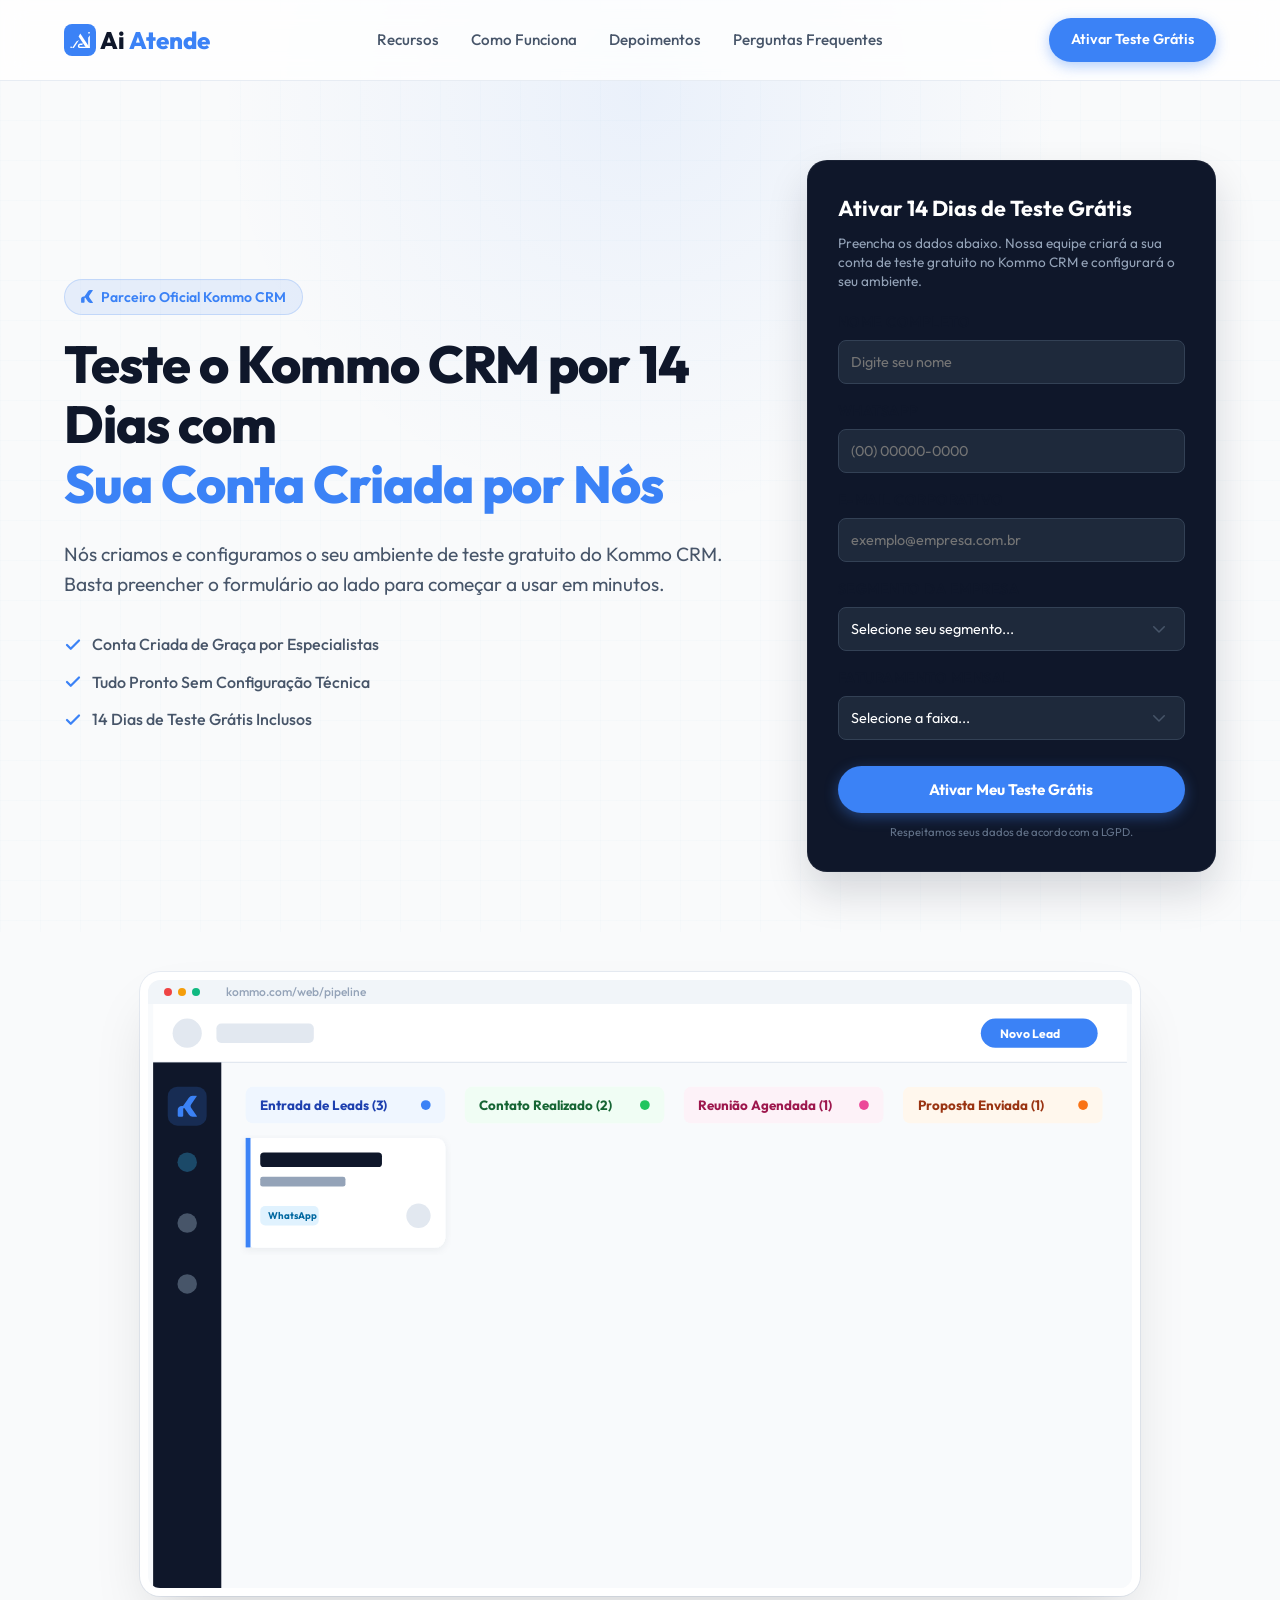
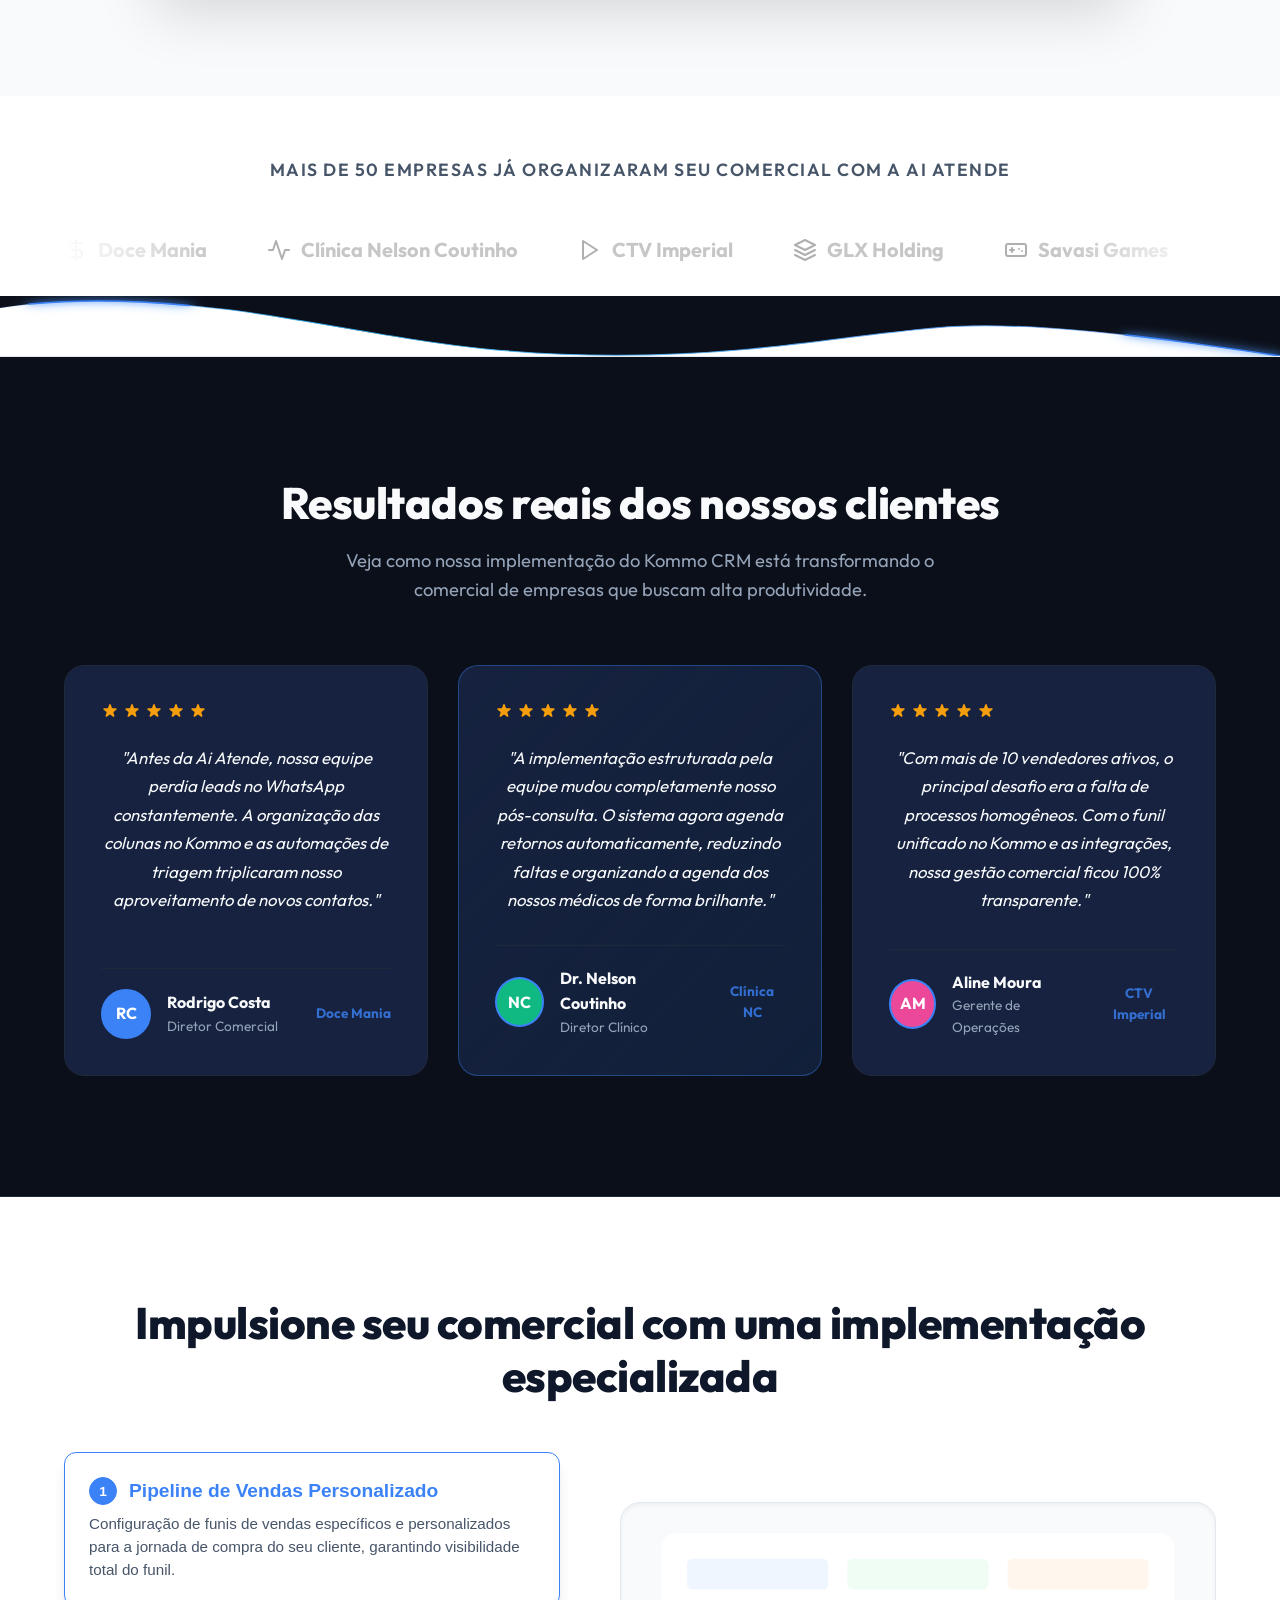
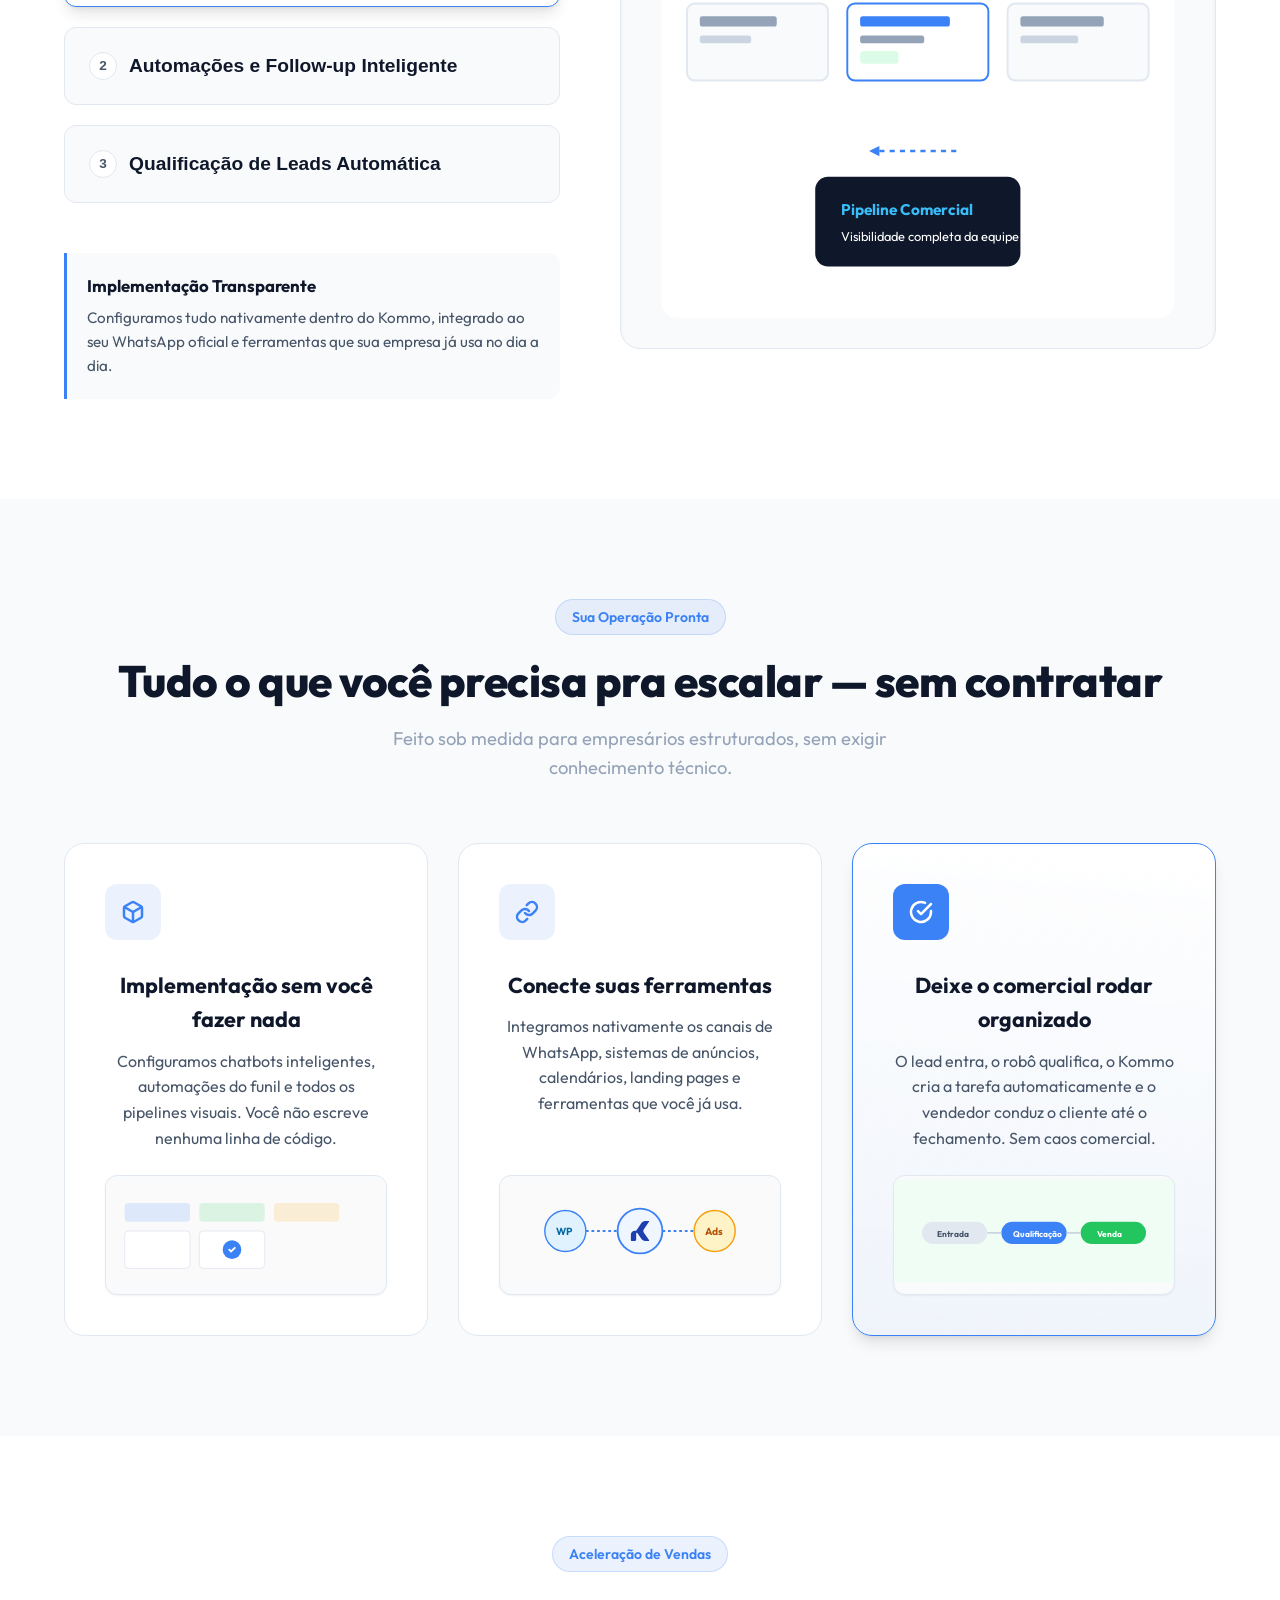
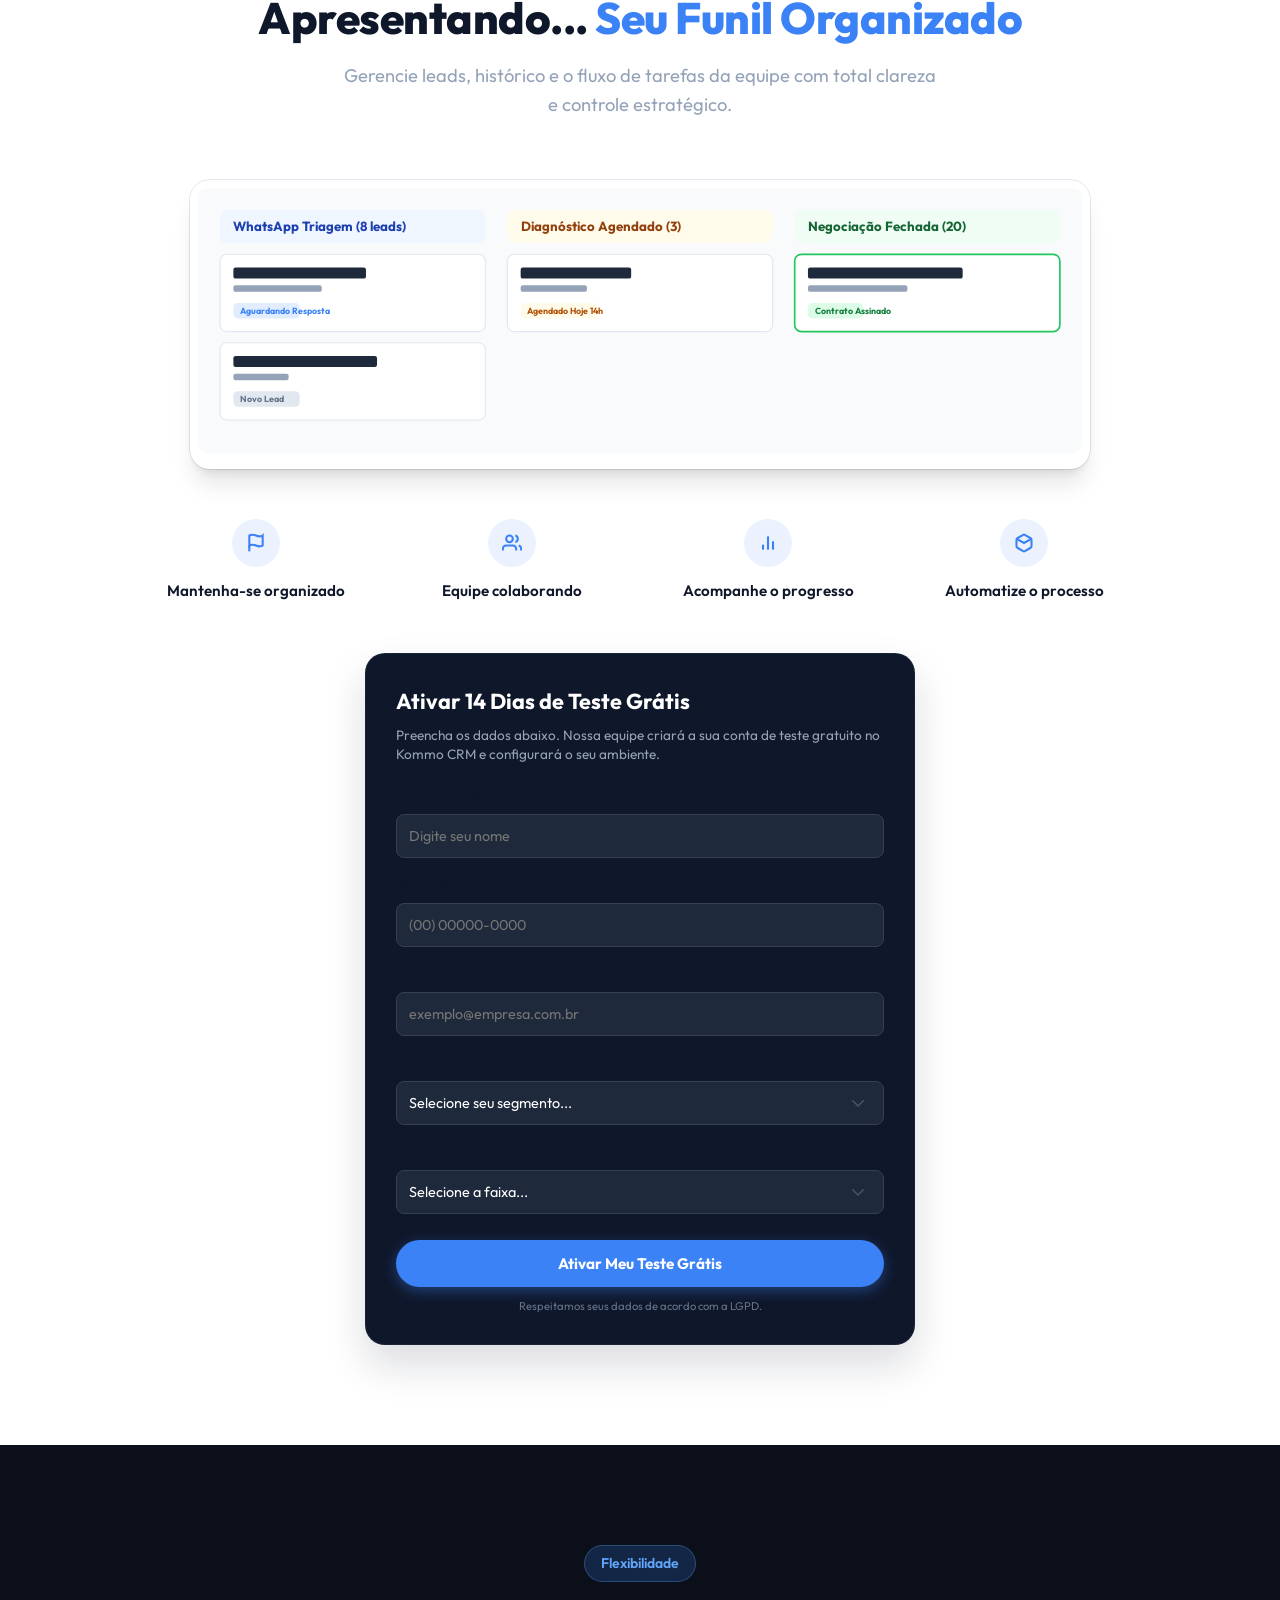
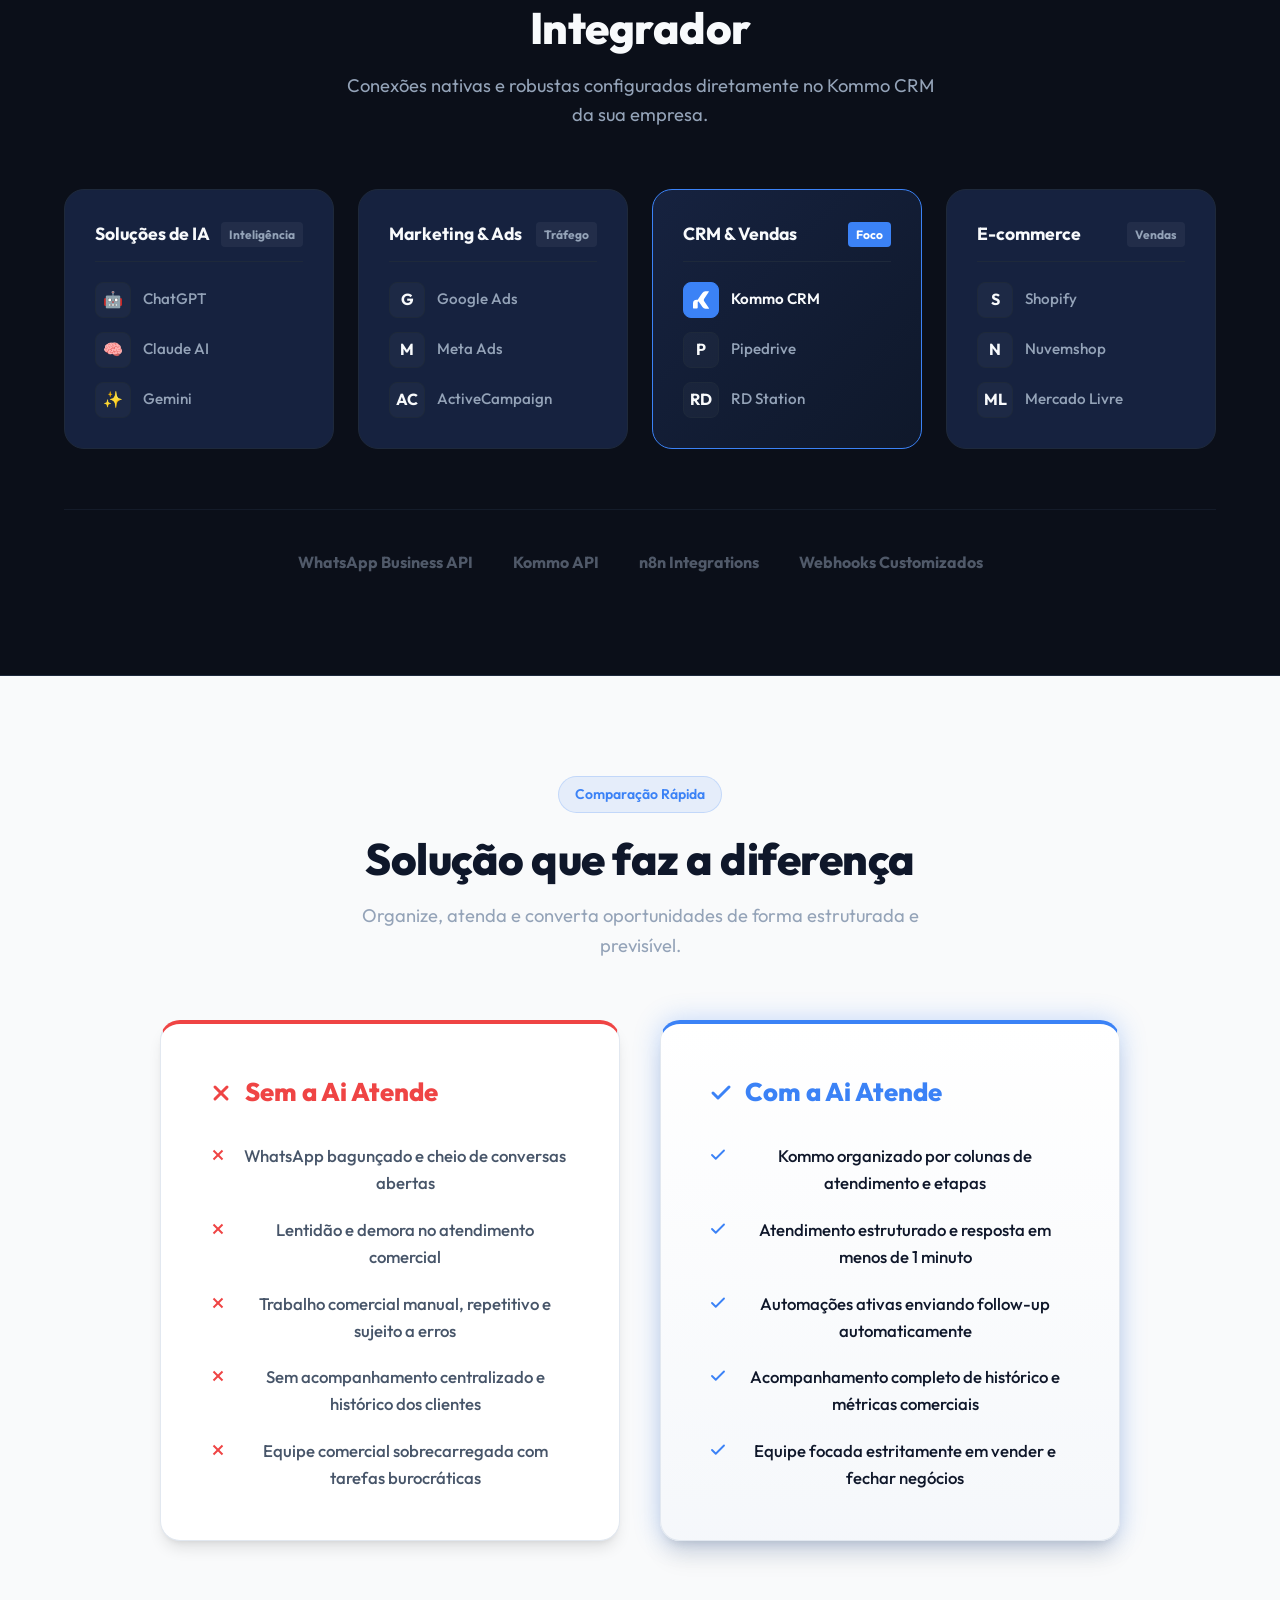
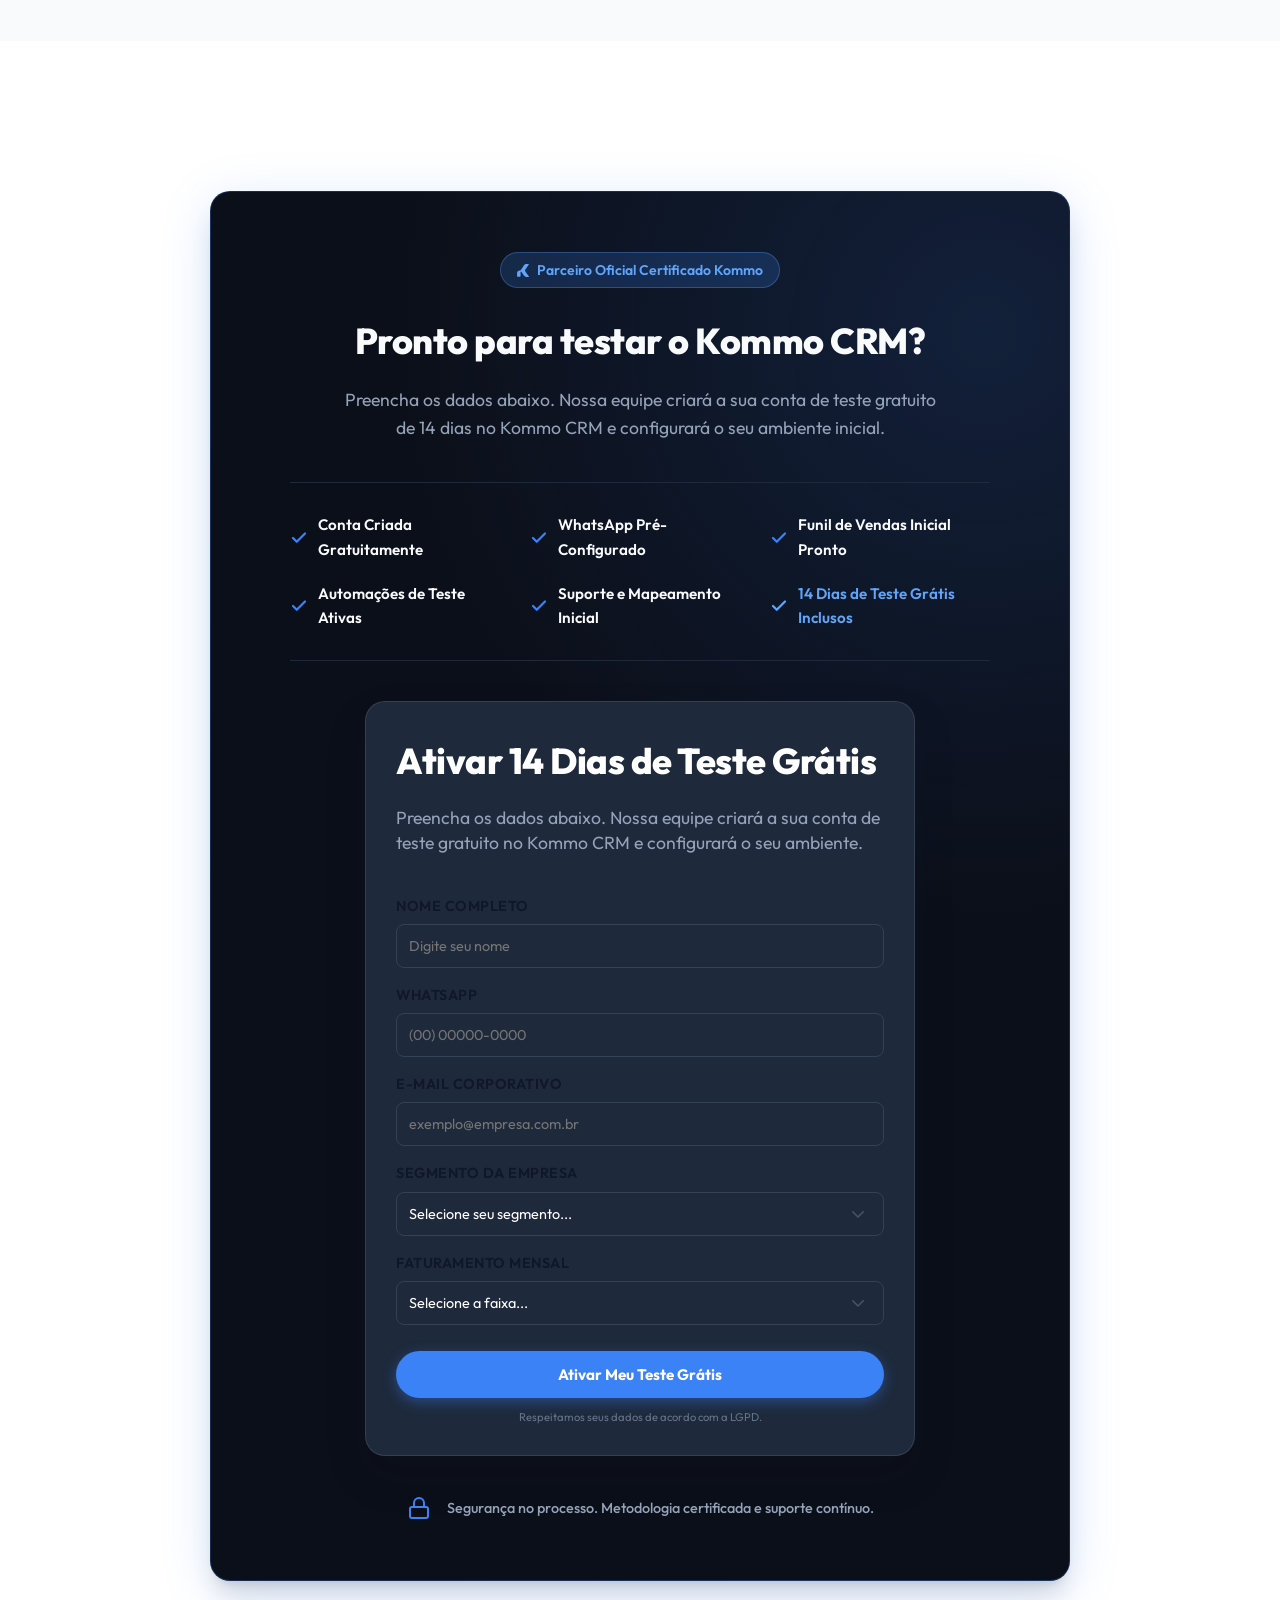
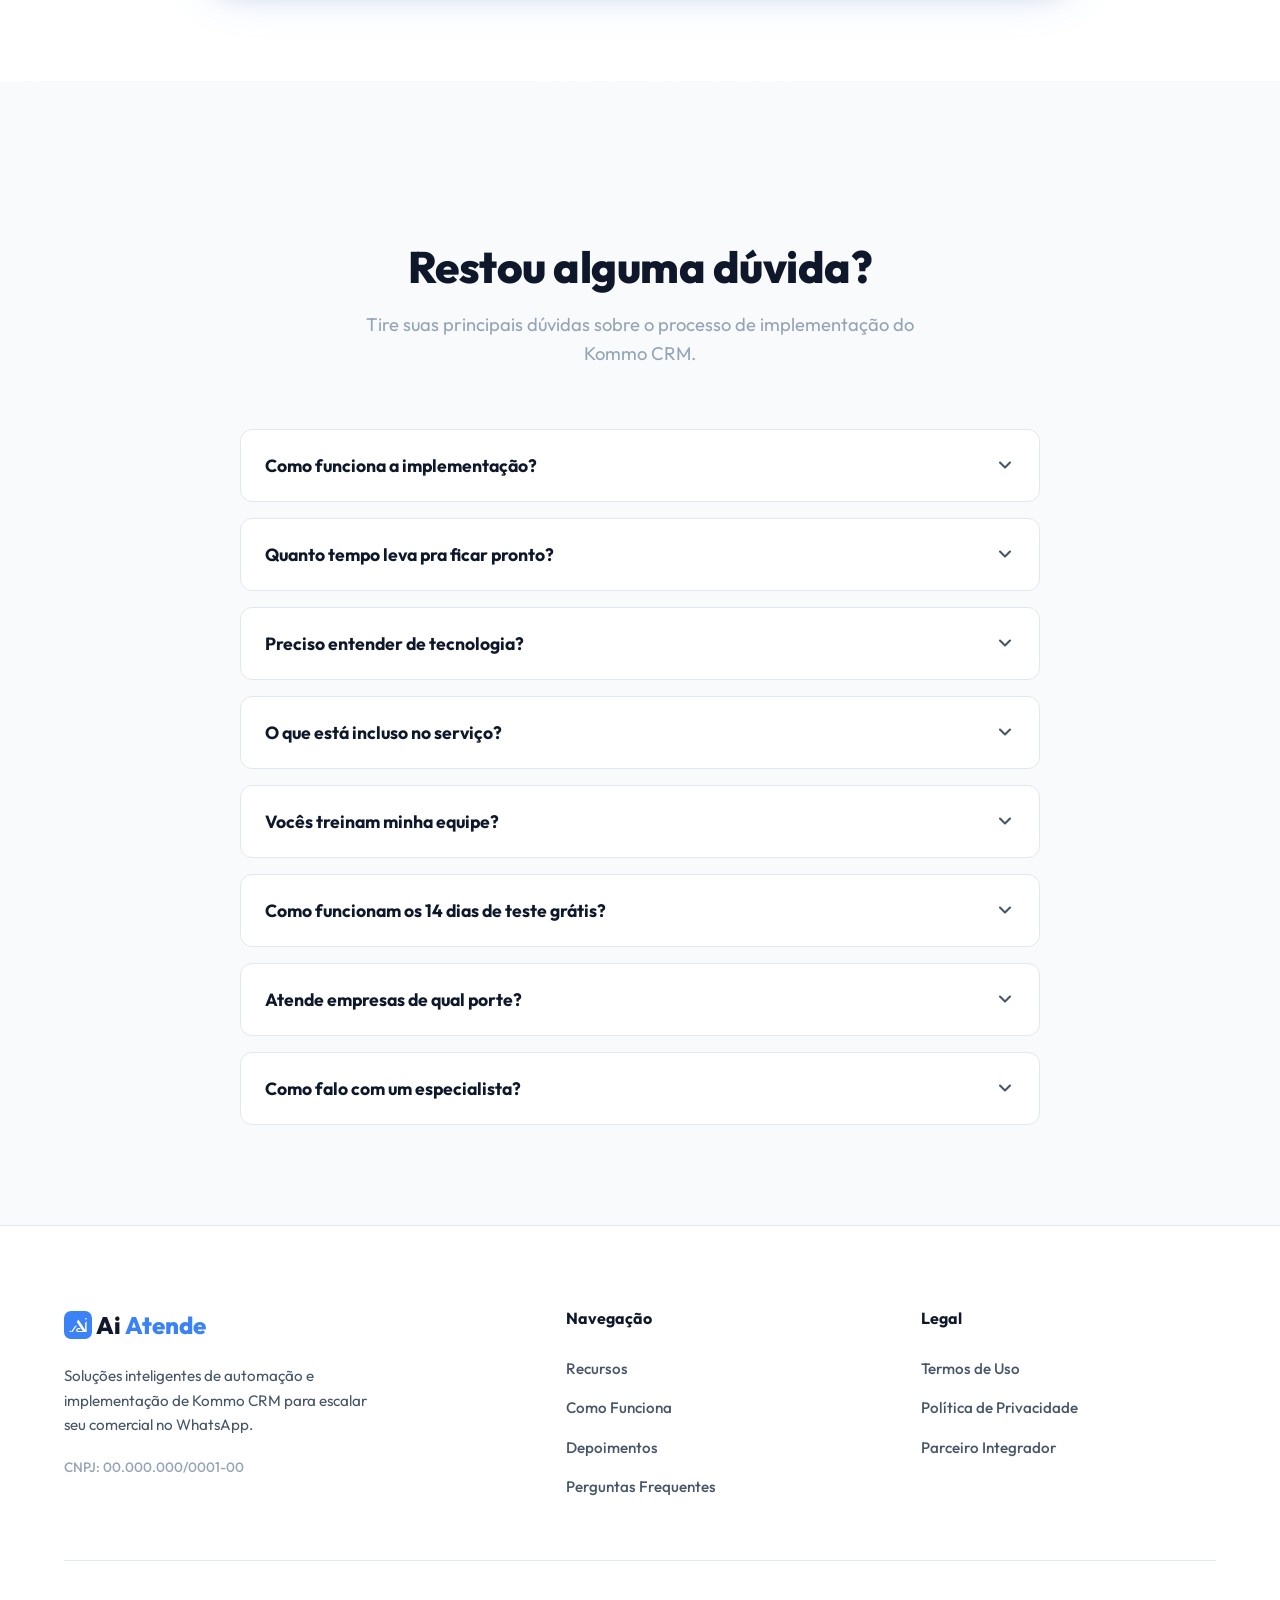
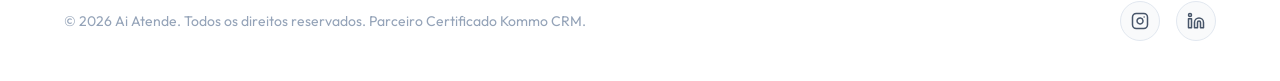
<file: index.html>
<!DOCTYPE html>
<html lang="pt-BR">
<head>
  <!-- Google Tag Manager -->
  <script>(function(w,d,s,l,i){w[l]=w[l]||[];w[l].push({'gtm.start':
  new Date().getTime(),event:'gtm.js'});var f=d.getElementsByTagName(s)[0],
  j=d.createElement(s),dl=l!='dataLayer'?'&l='+l:'';j.async=true;j.src=
  'https://www.googletagmanager.com/gtm.js?id='+i+dl;f.parentNode.insertBefore(j,f);
  })(window,document,'script','dataLayer','GTM-K5DL9L5M');</script>
  <!-- End Google Tag Manager -->
  <meta charset="UTF-8">
  <meta name="viewport" content="width=device-width, initial-scale=1.0">
  <meta name="description" content="Ative seus 14 dias de teste grátis no Kommo CRM. Criamos e configuramos a sua conta de teste gratuitamente. Basta preencher o formulário para começar.">
  <title>Ai Atende | Teste Grátis de 14 Dias no Kommo CRM</title>
  
  <!-- CSS Link -->
  <link rel="stylesheet" href="css/style.css">
  
  <!-- Preconnect to Google Fonts -->
  <link rel="preconnect" href="https://fonts.googleapis.com">
  <link rel="preconnect" href="https://fonts.gstatic.com" crossorigin>
  
  <!-- SEO Favicon -->
  <link rel="icon" type="image/svg+xml" href="data:image/svg+xml,%3Csvg xmlns='http://www.w3.org/2000/svg' viewBox='0 0 100 100'%3E%3Crect x='8' y='72' width='6' height='6' rx='1.5' fill='%233B82F6'/%3E%3Cpath d='M 15 78 L 22 78 L 44 45 L 33 51 Z' fill='%233B82F6'/%3E%3Cpath d='M 42 30 L 49 18 L 89 78 L 74 78 Z' fill='%233B82F6'/%3E%3Cpath d='M 82 35 L 89 25 L 89 78 L 82 78 Z' fill='%233B82F6'/%3E%3Cpath d='M 74 78 L 46 78 C 42 78 39 75 39 71 C 39 64 43 59 50 59 L 61 59 L 57 65 L 50 65 C 47 65 45 67 45 70 C 45 72 46 73 48 73 L 71 73 Z' fill='%233B82F6'/%3E%3Crect x='82' y='11' width='7' height='7' rx='2' fill='%233B82F6'/%3E%3C/svg%3E">
</head>
<body>
  <!-- Google Tag Manager (noscript) -->
  <noscript><iframe src="https://www.googletagmanager.com/ns.html?id=GTM-K5DL9L5M"
  height="0" width="0" style="display:none;visibility:hidden"></iframe></noscript>
  <!-- End Google Tag Manager (noscript) -->

  <!-- SECTION 1 — HEADER (Sticky) -->
  <header class="header" id="header">
    <div class="container header-container">
      <a href="#" class="logo-link" aria-label="Ai Atende Home">
        <div class="logo-text">
          <svg width="32" height="32" viewBox="0 0 32 32" fill="none" xmlns="http://www.w3.org/2000/svg" aria-hidden="true">
            <rect width="32" height="32" rx="8" fill="#3B82F6"/>
            <g transform="translate(4.5, 5.3) scale(0.24)">
              <rect x="8" y="72" width="6" height="6" rx="1.5" fill="white"/>
              <path d="M 15 78 L 22 78 L 44 45 L 33 51 Z" fill="white"/>
              <path d="M 42 30 L 49 18 L 89 78 L 74 78 Z" fill="white"/>
              <path d="M 82 35 L 89 25 L 89 78 L 82 78 Z" fill="white"/>
              <path d="M 74 78 L 46 78 C 42 78 39 75 39 71 C 39 64 43 59 50 59 L 61 59 L 57 65 L 50 65 C 47 65 45 67 45 70 C 45 72 46 73 48 73 L 71 73 Z" fill="white"/>
              <rect x="82" y="11" width="7" height="7" rx="2" fill="white"/>
            </g>
          </svg>
          Ai<span>Atende</span>
        </div>
      </a>
      
      <nav aria-label="Navegação Principal">
        <ul class="nav-menu" id="nav-menu">
          <li><a href="#recursos" class="nav-link">Recursos</a></li>
          <li><a href="#como-funciona" class="nav-link">Como Funciona</a></li>
          <li><a href="#depoimentos" class="nav-link">Depoimentos</a></li>
          <li><a href="#faq" class="nav-link">Perguntas Frequentes</a></li>
        </ul>
      </nav>

      <div style="display: flex; align-items: center; gap: 16px;">
        <a href="#bottom-form-section" class="btn btn-primary">Ativar Teste Grátis</a>
        <button class="menu-toggle" id="menu-toggle" aria-label="Abrir menu de navegação" aria-expanded="false" aria-controls="nav-menu">
          <svg width="24" height="24" viewBox="0 0 24 24" fill="none" stroke="currentColor" stroke-width="2.5" stroke-linecap="round" stroke-linejoin="round">
            <line x1="3" y1="12" x2="21" y2="12"></line>
            <line x1="3" y1="6" x2="21" y2="6"></line>
            <line x1="3" y1="18" x2="21" y2="18"></line>
          </svg>
        </button>
      </div>
    </div>
  </header>

  <!-- SECTION 2 — HERO COM FORMULÁRIO -->
  <section class="hero">
    <div class="container hero-container-split">
      <!-- Esquerda: Textos e Benefícios -->
      <div class="hero-content">
        <div class="badge">
          <svg width="12" height="13" viewBox="0 0 20 22" fill="none" xmlns="http://www.w3.org/2000/svg" style="color: #3B82F6;">
            <path d="M19.6 21.8h-4a5 5 0 0 1-3.8-2L9.2 16l-2-2.9a.8.8 0 0 0-1.3.5v6.9a1.2 1.2 0 0 1-1.2 1.2H1.2A1.2 1.2 0 0 1 0 20.6v-5.2a4.6 4.6 0 0 1 4.6-4.6h1l.3-.2 3.3-4.8 2.5-3.6a5 5 0 0 1 3.8-2h4a.4.4 0 0 1 .3.6L14 9.3a3 3 0 0 0 0 3.2l6 8.7a.4.4 0 0 1-.3.6" fill="currentColor"/>
          </svg>
          Parceiro Oficial Kommo CRM
        </div>
        <h1 class="hero-title">
          Teste o Kommo CRM por 14 Dias com<br>
          <span class="text-primary">Sua Conta Criada por Nós</span>
        </h1>
        <p class="hero-subtitle">
          Nós criamos e configuramos o seu ambiente de teste gratuito do Kommo CRM. Basta preencher o formulário ao lado para começar a usar em minutos.
        </p>
        <ul class="hero-benefits">
          <li>
            <svg width="16" height="16" viewBox="0 0 24 24" fill="none" stroke="currentColor" stroke-width="3" stroke-linecap="round" stroke-linejoin="round"><polyline points="20 6 9 17 4 12"></polyline></svg>
            Conta Criada de Graça por Especialistas
          </li>
          <li>
            <svg width="16" height="16" viewBox="0 0 24 24" fill="none" stroke="currentColor" stroke-width="3" stroke-linecap="round" stroke-linejoin="round"><polyline points="20 6 9 17 4 12"></polyline></svg>
            Tudo Pronto Sem Configuração Técnica
          </li>
          <li>
            <svg width="16" height="16" viewBox="0 0 24 24" fill="none" stroke="currentColor" stroke-width="3" stroke-linecap="round" stroke-linejoin="round"><polyline points="20 6 9 17 4 12"></polyline></svg>
            14 Dias de Teste Grátis Inclusos
          </li>
        </ul>
      </div>

      <!-- Direita: Formulário de Qualificação -->
      <div class="hero-form-wrapper">
        <div class="lead-form-card">
          <h3>Ativar 14 Dias de Teste Grátis</h3>
          <p>Preencha os dados abaixo. Nossa equipe criará a sua conta de teste gratuito no Kommo CRM e configurará o seu ambiente.</p>
          <form id="hero-diagnostic-form" novalidate>
            <div class="form-group">
              <label for="hero-lead-name">Nome Completo</label>
              <input type="text" id="hero-lead-name" class="form-control" placeholder="Digite seu nome" required>
            </div>
            <div class="form-group">
              <label for="hero-lead-phone">WhatsApp</label>
              <input type="tel" id="hero-lead-phone" class="form-control" placeholder="(00) 00000-0000" required>
            </div>
            <div class="form-group">
              <label for="hero-lead-email">E-mail Corporativo</label>
              <input type="email" id="hero-lead-email" class="form-control" placeholder="exemplo@empresa.com.br" required>
            </div>
            <div class="form-group">
              <label for="hero-lead-segment">Segmento da Empresa</label>
              <select id="hero-lead-segment" class="form-control" required>
                <option value="" disabled selected>Selecione seu segmento...</option>
                <option value="Serviços B2B">Prestação de Serviços / B2B</option>
                <option value="Clínicas e Saúde">Clínica / Área da Saúde</option>
                <option value="E-commerce e Varejo">E-commerce / Loja Virtual</option>
                <option value="Imobiliário">Imobiliária / Incorporadora</option>
                <option value="Tecnologia e SaaS">Tecnologia / Software</option>
                <option value="Educação e Cursos">Educação / Treinamentos</option>
                <option value="Outros">Outros</option>
              </select>
            </div>
            <div class="form-group">
              <label for="hero-lead-revenue">Faturamento Mensal</label>
              <select id="hero-lead-revenue" class="form-control" required>
                <option value="" disabled selected>Selecione a faixa...</option>
                <option value="Até R$ 20k">Até R$ 20.000 / mês</option>
                <option value="R$ 20k a R$ 50k">R$ 20.000 a R$ 50.000 / mês</option>
                <option value="R$ 50k a R$ 100k">R$ 50.000 a R$ 100.000 / mês</option>
                <option value="R$ 100k a R$ 250k">R$ 100.000 a R$ 250.000 / mês</option>
                <option value="Acima de R$ 250k">Acima de R$ 250.000 / mês</option>
              </select>
            </div>
            <button type="submit" class="btn btn-primary btn-form btn-whatsapp-track" id="hero-submit-btn">
              <span>Ativar Meu Teste Grátis</span>
            </button>
            <p class="form-disclaimer">Respeitamos seus dados de acordo com a LGPD.</p>
          </form>
        </div>
      </div>
    </div>
  </section>

  <!-- SECTION 3 — MOCKUP DO PRODUTO -->
  <section class="mockup-section">
    <div class="container">
      <div class="mockup-wrapper">
        <div class="mockup-header-bar">
          <div class="mockup-dot red"></div>
          <div class="mockup-dot yellow"></div>
          <div class="mockup-dot green"></div>
          <div style="margin-left: 20px; font-size: 0.75rem; color: #94A3B8; font-weight: 500;">kommo.com/web/pipeline</div>
        </div>
        <!-- Custom visual mockup vector -->
        <svg class="mockup-content" viewBox="0 0 800 480" fill="none" xmlns="http://www.w3.org/2000/svg">
          <rect width="800" height="480" fill="#F8FAFC"/>
          <!-- Top nav dashboard -->
          <rect x="0" y="0" width="800" height="48" fill="#FFFFFF"/>
          <line x1="0" y1="48" x2="800" y2="48" stroke="#E2E8F0" stroke-width="1"/>
          <circle cx="28" cy="24" r="12" fill="#E2E8F0"/>
          <rect x="52" y="16" width="80" height="16" rx="4" fill="#E2E8F0"/>
          
          <rect x="680" y="12" width="96" height="24" rx="12" fill="#3B82F6"/>
          <text x="696" y="28" fill="white" font-family="Outfit" font-size="10" font-weight="bold">Novo Lead</text>
          
          <!-- Side nav -->
          <rect x="0" y="48" width="56" height="432" fill="#0F172A"/>
          <rect x="12" y="68" width="32" height="32" rx="8" fill="#3B82F6" fill-opacity="0.2"/>
          <svg x="20" y="75" width="16" height="18" viewBox="0 0 20 22" fill="none" xmlns="http://www.w3.org/2000/svg">
            <path d="M19.6 21.8h-4a5 5 0 0 1-3.8-2L9.2 16l-2-2.9a.8.8 0 0 0-1.3.5v6.9a1.2 1.2 0 0 1-1.2 1.2H1.2A1.2 1.2 0 0 1 0 20.6v-5.2a4.6 4.6 0 0 1 4.6-4.6h1l.3-.2 3.3-4.8 2.5-3.6a5 5 0 0 1 3.8-2h4a.4.4 0 0 1 .3.6L14 9.3a3 3 0 0 0 0 3.2l6 8.7a.4.4 0 0 1-.3.6" fill="#3B82F6"/>
          </svg>
          <circle cx="28" cy="130" r="8" fill="#38BDF8" fill-opacity="0.3"/>
          <circle cx="28" cy="180" r="8" fill="#475569"/>
          <circle cx="28" cy="230" r="8" fill="#475569"/>
          
          <!-- Pipeline Columns -->
          <!-- Col 1 -->
          <rect x="76" y="68" width="164" height="30" rx="6" fill="#EFF6FF"/>
          <text x="88" y="87" fill="#1E40AF" font-family="Outfit" font-size="11" font-weight="700">Entrada de Leads (3)</text>
          <circle cx="224" cy="83" r="4" fill="#3B82F6"/>
          
          <!-- Lead Card 1 -->
          <g filter="url(#shadow-card)">
            <rect x="76" y="110" width="164" height="90" rx="8" fill="#FFFFFF"/>
            <rect x="88" y="122" width="100" height="12" rx="3" fill="#0F172A"/>
            <rect x="88" y="142" width="70" height="8" rx="2" fill="#94A3B8"/>
            <!-- Tags -->
            <rect x="88" y="166" width="48" height="16" rx="4" fill="#E0F2FE"/>
            <text x="94" y="177" fill="#0369A1" font-family="Outfit" font-size="8" font-weight="700">WhatsApp</text>
            <!-- User photo placeholder -->
            <circle cx="218" cy="174" r="10" fill="#E2E8F0"/>
            <path d="M76 110h4v90h-4z" fill="#3B82F6"/>
          </g>

          <!-- Lead Card 2 -->
          <g filter="url(#shadow-card)">
            <rect x="76" y="212" width="164" height="90" rx="8" fill="#FFFFFF"/>
            <rect x="88" y="224" width="85" height="12" rx="3" fill="#0F172A"/>
            <rect x="88" y="244" width="50" height="8" rx="2" fill="#94A3B8"/>
            <rect x="88" y="268" width="40" height="16" rx="4" fill="#FEF3C7"/>
            <text x="94" y="279" fill="#D97706" font-family="Outfit" font-size="8" font-weight="700">Filtro R$50k</text>
            <circle cx="218" cy="276" r="10" fill="#CBD5E1"/>
            <path d="M76 212h4v90h-4z" fill="#3B82F6"/>
          </g>

          <!-- Col 2 -->
          <rect x="256" y="68" width="164" height="30" rx="6" fill="#F0FDF4"/>
          <text x="268" y="87" fill="#166534" font-family="Outfit" font-size="11" font-weight="700">Contato Realizado (2)</text>
          <circle cx="404" cy="83" r="4" fill="#22C55E"/>

          <!-- Lead Card 3 -->
          <g filter="url(#shadow-card)">
            <rect x="256" y="110" width="164" height="90" rx="8" fill="#FFFFFF"/>
            <rect x="268" y="122" width="110" height="12" rx="3" fill="#0F172A"/>
            <rect x="268" y="142" width="80" height="8" rx="2" fill="#94A3B8"/>
            <rect x="268" y="166" width="54" height="16" rx="4" fill="#DCFCE7"/>
            <text x="274" y="177" fill="#15803D" font-family="Outfit" font-size="8" font-weight="700">Aguard. Retorno</text>
            <circle cx="398" cy="174" r="10" fill="#FEE2E2"/>
            <path d="M256 110h4v90h-4z" fill="#22C55E"/>
          </g>

          <!-- Col 3 -->
          <rect x="436" y="68" width="164" height="30" rx="6" fill="#FDF2F8"/>
          <text x="448" y="87" fill="#9D174D" font-family="Outfit" font-size="11" font-weight="700">Reunião Agendada (1)</text>
          <circle cx="584" cy="83" r="4" fill="#EC4899"/>

          <!-- Lead Card 4 -->
          <g filter="url(#shadow-card)">
            <rect x="436" y="110" width="164" height="90" rx="8" fill="#FFFFFF"/>
            <rect x="48" y="0" width="0" height="0"/> <!-- Empty dummy -->
            <rect x="448" y="122" width="95" height="12" rx="3" fill="#0F172A"/>
            <rect x="448" y="142" width="60" height="8" rx="2" fill="#94A3B8"/>
            <rect x="448" y="166" width="58" height="16" rx="4" fill="#FCE7F3"/>
            <text x="454" y="177" fill="#C2185B" font-family="Outfit" font-size="8" font-weight="700">Diagnóstico</text>
            <circle cx="578" cy="174" r="10" fill="#E0F2FE"/>
            <path d="M436 110h4v90h-4z" fill="#EC4899"/>
          </g>

          <!-- Col 4 -->
          <rect x="616" y="68" width="164" height="30" rx="6" fill="#FFF7ED"/>
          <text x="628" y="87" fill="#9A3412" font-family="Outfit" font-size="11" font-weight="700">Proposta Enviada (1)</text>
          <circle cx="764" cy="83" r="4" fill="#F97316"/>

          <!-- Lead Card 5 -->
          <g filter="url(#shadow-card)">
            <rect x="616" y="110" width="164" height="90" rx="8" fill="#FFFFFF"/>
            <rect x="628" y="122" width="115" height="12" rx="3" fill="#0F172A"/>
            <rect x="628" y="142" width="75" height="8" rx="2" fill="#94A3B8"/>
            <rect x="628" y="166" width="50" height="16" rx="4" fill="#FFEDD5"/>
            <text x="634" y="177" fill="#C2410C" font-family="Outfit" font-size="8" font-weight="700">Em Negociação</text>
            <circle cx="758" cy="174" r="10" fill="#D1FAE5"/>
            <path d="M616 110h4v90h-4z" fill="#F97316"/>
          </g>

          <!-- Filter Definitions -->
          <defs>
            <filter id="shadow-card" x="72" y="108" width="172" height="98" filterUnits="userSpaceOnUse" color-interpolation-filters="sRGB">
              <feFlood flood-opacity="0" result="BackgroundImageFix"/>
              <feColorMatrix in="SourceAlpha" type="matrix" values="0 0 0 0 0 0 0 0 0 0 0 0 0 0 0 0 0 0 127 0" result="hardAlpha"/>
              <feOffset dy="2"/>
              <feGaussianBlur stdDeviation="3"/>
              <feComposite in2="hardAlpha" operator="out"/>
              <feColorMatrix type="matrix" values="0 0 0 0 0.0588 0 0 0 0 0.0902 0 0 0 0 0.165 0 0 0 0.06 0"/>
              <feBlend mode="normal" in2="BackgroundImageFix" result="effect1_dropShadow"/>
              <feBlend mode="normal" in="SourceGraphic" in2="effect1_dropShadow" result="shape"/>
            </filter>
          </defs>
        </svg>
      </div>
    </div>
  </section>

  <!-- SECTION 4 — FAIXA DE LOGOS -->
  <section class="logos-section text-center">
    <div class="container">
      <h2 class="logos-title">Mais de 50 empresas já organizaram seu comercial com a Ai Atende</h2>
      <div class="logos-slider-container">
        <div class="logos-track">
          <!-- Logo 1: Doce Mania -->
          <div class="logo-item">
            <svg class="logo-icon" width="24" height="24" viewBox="0 0 24 24" fill="none" stroke="currentColor" stroke-width="2" stroke-linecap="round" stroke-linejoin="round"><path d="M12 2v20M17 5H9.5a3.5 3.5 0 0 0 0 7h5a3.5 3.5 0 0 1 0 7H6"></path></svg>
            Doce Mania
          </div>
          <!-- Logo 2: Clínica Nelson Coutinho -->
          <div class="logo-item">
            <svg class="logo-icon" width="24" height="24" viewBox="0 0 24 24" fill="none" stroke="currentColor" stroke-width="2" stroke-linecap="round" stroke-linejoin="round"><path d="M22 12h-4l-3 9L9 3l-3 9H2"></path></svg>
            Clínica Nelson Coutinho
          </div>
          <!-- Logo 3: CTV Imperial -->
          <div class="logo-item">
            <svg class="logo-icon" width="24" height="24" viewBox="0 0 24 24" fill="none" stroke="currentColor" stroke-width="2" stroke-linecap="round" stroke-linejoin="round"><polygon points="5 3 19 12 5 21 5 3"></polygon></svg>
            CTV Imperial
          </div>
          <!-- Logo 4: GLX -->
          <div class="logo-item">
            <svg class="logo-icon" width="24" height="24" viewBox="0 0 24 24" fill="none" stroke="currentColor" stroke-width="2" stroke-linecap="round" stroke-linejoin="round"><polygon points="12 2 2 7 12 12 22 7 12 2"></polygon><polyline points="2 17 12 22 22 17"></polyline><polyline points="2 12 12 17 22 12"></polyline></svg>
            GLX Holding
          </div>
          <!-- Logo 5: Savasi Games -->
          <div class="logo-item">
            <svg class="logo-icon" width="24" height="24" viewBox="0 0 24 24" fill="none" stroke="currentColor" stroke-width="2" stroke-linecap="round" stroke-linejoin="round"><rect x="2" y="6" width="20" height="12" rx="2"></rect><path d="M6 12h4M8 10v4M15 11v.01M18 13v.01"></path></svg>
            Savasi Games
          </div>
          <!-- Logo 6: Mutirão da Visão -->
          <div class="logo-item">
            <svg class="logo-icon" width="24" height="24" viewBox="0 0 24 24" fill="none" stroke="currentColor" stroke-width="2" stroke-linecap="round" stroke-linejoin="round"><path d="M1 12s4-8 11-8 11 8 11 8-4 8-11 8-11-8-11-8z"></path><circle cx="12" cy="12" r="3"></circle></svg>
            Mutirão da Visão
          </div>
          
          <!-- Duplicate set for infinite loop visual effect -->
          <div class="logo-item">
            <svg class="logo-icon" width="24" height="24" viewBox="0 0 24 24" fill="none" stroke="currentColor" stroke-width="2" stroke-linecap="round" stroke-linejoin="round"><path d="M12 2v20M17 5H9.5a3.5 3.5 0 0 0 0 7h5a3.5 3.5 0 0 1 0 7H6"></path></svg>
            Doce Mania
          </div>
          <div class="logo-item">
            <svg class="logo-icon" width="24" height="24" viewBox="0 0 24 24" fill="none" stroke="currentColor" stroke-width="2" stroke-linecap="round" stroke-linejoin="round"><path d="M22 12h-4l-3 9L9 3l-3 9H2"></path></svg>
            Clínica Nelson Coutinho
          </div>
          <div class="logo-item">
            <svg class="logo-icon" width="24" height="24" viewBox="0 0 24 24" fill="none" stroke="currentColor" stroke-width="2" stroke-linecap="round" stroke-linejoin="round"><polygon points="5 3 19 12 5 21 5 3"></polygon></svg>
            CTV Imperial
          </div>
          <div class="logo-item">
            <svg class="logo-icon" width="24" height="24" viewBox="0 0 24 24" fill="none" stroke="currentColor" stroke-width="2" stroke-linecap="round" stroke-linejoin="round"><polygon points="12 2 2 7 12 12 22 7 12 2"></polygon><polyline points="2 17 12 22 22 17"></polyline><polyline points="2 12 12 17 22 12"></polyline></svg>
            GLX Holding
          </div>
          <div class="logo-item">
            <svg class="logo-icon" width="24" height="24" viewBox="0 0 24 24" fill="none" stroke="currentColor" stroke-width="2" stroke-linecap="round" stroke-linejoin="round"><rect x="2" y="6" width="20" height="12" rx="2"></rect><path d="M6 12h4M8 10v4M15 11v.01M18 13v.01"></path></svg>
            Savasi Games
          </div>
          <div class="logo-item">
            <svg class="logo-icon" width="24" height="24" viewBox="0 0 24 24" fill="none" stroke="currentColor" stroke-width="2" stroke-linecap="round" stroke-linejoin="round"><path d="M1 12s4-8 11-8 11 8 11 8-4 8-11 8-11-8-11-8z"></path><circle cx="12" cy="12" r="3"></circle></svg>
            Mutirão da Visão
          </div>
        </div>
      </div>
    </div>
    
    <!-- Wave curve transition clear to dark at the end of section -->
    <div class="wave-transition">
      <svg data-name="Layer 1" xmlns="http://www.w3.org/2000/svg" viewBox="0 0 1200 120" preserveAspectRatio="none">
        <defs>
          <linearGradient id="wave-glow-grad" x1="0%" y1="0%" x2="100%" y2="0%">
            <stop offset="0%" stop-color="#3B82F6" stop-opacity="0.1"/>
            <stop offset="25%" stop-color="#60A5FA" stop-opacity="0.85"/>
            <stop offset="75%" stop-color="#38BDF8" stop-opacity="0.85"/>
            <stop offset="100%" stop-color="#3B82F6" stop-opacity="0.1"/>
          </linearGradient>
        </defs>
        <!-- Background decorative wave -->
        <path d="M321.39,56.44c58-10.79,114.16-30.13,172-41.86,82.39-16.72,168.19-17.73,250.45-.39C823.78,31,906.67,72,985.66,92.83c70.05,18.48,146.53,26.09,214.34,3V120H0V0C26.9,8.75,57.05,18.3,90.38,27.72,188,55.33,263.29,67.23,321.39,56.44Z" class="shape-fill-back"></path>
        <!-- Main background wave -->
        <path d="M321.39,56.44c58-10.79,114.16-30.13,172-41.86,82.39-16.72,168.19-17.73,250.45-.39C823.78,31,906.67,72,985.66,92.83c70.05,18.48,146.53,26.09,214.34,3V120H0V0C26.9,8.75,57.05,18.3,90.38,27.72,188,55.33,263.29,67.23,321.39,56.44Z" class="shape-fill"></path>
        <!-- Glowing neon border wave -->
        <path d="M 0 0 C 26.9 8.75 57.05 18.3 90.38 27.72 C 188 55.33 263.29 67.23 321.39 56.44 c 58 -10.79 114.16 -30.13 172 -41.86 c 82.39 -16.72 168.19 -17.73 250.45 -.39 C 823.78 31 906.67 72 985.66 92.83 c 70.05 18.48 146.53 26.09 214.34 3" class="wave-glow-line"></path>
        <!-- Laser neon running beam -->
        <path d="M 0 0 C 26.9 8.75 57.05 18.3 90.38 27.72 C 188 55.33 263.29 67.23 321.39 56.44 c 58 -10.79 114.16 -30.13 172 -41.86 c 82.39 -16.72 168.19 -17.73 250.45 -.39 C 823.78 31 906.67 72 985.66 92.83 c 70.05 18.48 146.53 26.09 214.34 3" class="wave-laser-line"></path>
      </svg>
    </div>
  </section>

  <!-- SECTION 5 — DEPOIMENTOS (Fundo Escuro, cards horizontais) -->
  <section class="section section-dark testimonials-section" id="depoimentos">
    <div class="container text-center">
      <h2 class="section-title">Resultados reais dos nossos clientes</h2>
      <p class="section-subtitle">Veja como nossa implementação do Kommo CRM está transformando o comercial de empresas que buscam alta produtividade.</p>
      
      <div class="testimonials-grid">
        <!-- Testimonial 1 -->
        <div class="testimonial-card">
          <div>
            <div class="stars">
              <!-- SVG Star x5 -->
              <svg width="18" height="18" fill="currentColor" viewBox="0 0 20 20"><path d="M9.049 2.927c.3-.921 1.603-.921 1.902 0l1.07 3.292a1 1 0 00.95.69h3.462c.969 0 1.371 1.24.588 1.81l-2.8 2.034a1 1 0 00-.364 1.118l1.07 3.292c.3.921-.755 1.688-1.54 1.118l-2.8-2.034a1 1 0 00-1.175 0l-2.8 2.034c-.784.57-1.838-.197-1.539-1.118l1.07-3.292a1 1 0 00-.364-1.118L2.98 8.72c-.783-.57-.38-1.81.588-1.81h3.461a1 1 0 00.951-.69l1.07-3.292z"/></svg>
              <svg width="18" height="18" fill="currentColor" viewBox="0 0 20 20"><path d="M9.049 2.927c.3-.921 1.603-.921 1.902 0l1.07 3.292a1 1 0 00.95.69h3.462c.969 0 1.371 1.24.588 1.81l-2.8 2.034a1 1 0 00-.364 1.118l1.07 3.292c.3.921-.755 1.688-1.54 1.118l-2.8-2.034a1 1 0 00-1.175 0l-2.8 2.034c-.784.57-1.838-.197-1.539-1.118l1.07-3.292a1 1 0 00-.364-1.118L2.98 8.72c-.783-.57-.38-1.81.588-1.81h3.461a1 1 0 00.951-.69l1.07-3.292z"/></svg>
              <svg width="18" height="18" fill="currentColor" viewBox="0 0 20 20"><path d="M9.049 2.927c.3-.921 1.603-.921 1.902 0l1.07 3.292a1 1 0 00.95.69h3.462c.969 0 1.371 1.24.588 1.81l-2.8 2.034a1 1 0 00-.364 1.118l1.07 3.292c.3.921-.755 1.688-1.54 1.118l-2.8-2.034a1 1 0 00-1.175 0l-2.8 2.034c-.784.57-1.838-.197-1.539-1.118l1.07-3.292a1 1 0 00-.364-1.118L2.98 8.72c-.783-.57-.38-1.81.588-1.81h3.461a1 1 0 00.951-.69l1.07-3.292z"/></svg>
              <svg width="18" height="18" fill="currentColor" viewBox="0 0 20 20"><path d="M9.049 2.927c.3-.921 1.603-.921 1.902 0l1.07 3.292a1 1 0 00.95.69h3.462c.969 0 1.371 1.24.588 1.81l-2.8 2.034a1 1 0 00-.364 1.118l1.07 3.292c.3.921-.755 1.688-1.54 1.118l-2.8-2.034a1 1 0 00-1.175 0l-2.8 2.034c-.784.57-1.838-.197-1.539-1.118l1.07-3.292a1 1 0 00-.364-1.118L2.98 8.72c-.783-.57-.38-1.81.588-1.81h3.461a1 1 0 00.951-.69l1.07-3.292z"/></svg>
              <svg width="18" height="18" fill="currentColor" viewBox="0 0 20 20"><path d="M9.049 2.927c.3-.921 1.603-.921 1.902 0l1.07 3.292a1 1 0 00.95.69h3.462c.969 0 1.371 1.24.588 1.81l-2.8 2.034a1 1 0 00-.364 1.118l1.07 3.292c.3.921-.755 1.688-1.54 1.118l-2.8-2.034a1 1 0 00-1.175 0l-2.8 2.034c-.784.57-1.838-.197-1.539-1.118l1.07-3.292a1 1 0 00-.364-1.118L2.98 8.72c-.783-.57-.38-1.81.588-1.81h3.461a1 1 0 00.951-.69l1.07-3.292z"/></svg>
            </div>
            <p class="testimonial-text">
              "Antes da Ai Atende, nossa equipe perdia leads no WhatsApp constantemente. A organização das colunas no Kommo e as automações de triagem triplicaram nosso aproveitamento de novos contatos."
            </p>
          </div>
          <div class="testimonial-user">
            <!-- Simulated custom avatar using placeholder -->
            <div class="user-avatar" style="background: #3B82F6; color: white; display: flex; align-items: center; justify-content: center; font-weight: bold; font-family: Outfit;">RC</div>
            <div class="user-info text-left" style="text-align: left;">
              <h4>Rodrigo Costa</h4>
              <p>Diretor Comercial</p>
            </div>
            <div class="company-logo">Doce Mania</div>
          </div>
        </div>
        
        <!-- Testimonial 2 (Destaque Azul) -->
        <div class="testimonial-card featured">
          <div>
            <div class="stars">
              <svg width="18" height="18" fill="currentColor" viewBox="0 0 20 20"><path d="M9.049 2.927c.3-.921 1.603-.921 1.902 0l1.07 3.292a1 1 0 00.95.69h3.462c.969 0 1.371 1.24.588 1.81l-2.8 2.034a1 1 0 00-.364 1.118l1.07 3.292c.3.921-.755 1.688-1.54 1.118l-2.8-2.034a1 1 0 00-1.175 0l-2.8 2.034c-.784.57-1.838-.197-1.539-1.118l1.07-3.292a1 1 0 00-.364-1.118L2.98 8.72c-.783-.57-.38-1.81.588-1.81h3.461a1 1 0 00.951-.69l1.07-3.292z"/></svg>
              <svg width="18" height="18" fill="currentColor" viewBox="0 0 20 20"><path d="M9.049 2.927c.3-.921 1.603-.921 1.902 0l1.07 3.292a1 1 0 00.95.69h3.462c.969 0 1.371 1.24.588 1.81l-2.8 2.034a1 1 0 00-.364 1.118l1.07 3.292c.3.921-.755 1.688-1.54 1.118l-2.8-2.034a1 1 0 00-1.175 0l-2.8 2.034c-.784.57-1.838-.197-1.539-1.118l1.07-3.292a1 1 0 00-.364-1.118L2.98 8.72c-.783-.57-.38-1.81.588-1.81h3.461a1 1 0 00.951-.69l1.07-3.292z"/></svg>
              <svg width="18" height="18" fill="currentColor" viewBox="0 0 20 20"><path d="M9.049 2.927c.3-.921 1.603-.921 1.902 0l1.07 3.292a1 1 0 00.95.69h3.462c.969 0 1.371 1.24.588 1.81l-2.8 2.034a1 1 0 00-.364 1.118l1.07 3.292c.3.921-.755 1.688-1.54 1.118l-2.8-2.034a1 1 0 00-1.175 0l-2.8 2.034c-.784.57-1.838-.197-1.539-1.118l1.07-3.292a1 1 0 00-.364-1.118L2.98 8.72c-.783-.57-.38-1.81.588-1.81h3.461a1 1 0 00.951-.69l1.07-3.292z"/></svg>
              <svg width="18" height="18" fill="currentColor" viewBox="0 0 20 20"><path d="M9.049 2.927c.3-.921 1.603-.921 1.902 0l1.07 3.292a1 1 0 00.95.69h3.462c.969 0 1.371 1.24.588 1.81l-2.8 2.034a1 1 0 00-.364 1.118l1.07 3.292c.3.921-.755 1.688-1.54 1.118l-2.8-2.034a1 1 0 00-1.175 0l-2.8 2.034c-.784.57-1.838-.197-1.539-1.118l1.07-3.292a1 1 0 00-.364-1.118L2.98 8.72c-.783-.57-.38-1.81.588-1.81h3.461a1 1 0 00.951-.69l1.07-3.292z"/></svg>
              <svg width="18" height="18" fill="currentColor" viewBox="0 0 20 20"><path d="M9.049 2.927c.3-.921 1.603-.921 1.902 0l1.07 3.292a1 1 0 00.95.69h3.462c.969 0 1.371 1.24.588 1.81l-2.8 2.034a1 1 0 00-.364 1.118l1.07 3.292c.3.921-.755 1.688-1.54 1.118l-2.8-2.034a1 1 0 00-1.175 0l-2.8 2.034c-.784.57-1.838-.197-1.539-1.118l1.07-3.292a1 1 0 00-.364-1.118L2.98 8.72c-.783-.57-.38-1.81.588-1.81h3.461a1 1 0 00.951-.69l1.07-3.292z"/></svg>
            </div>
            <p class="testimonial-text">
              "A implementação estruturada pela equipe mudou completamente nosso pós-consulta. O sistema agora agenda retornos automaticamente, reduzindo faltas e organizando a agenda dos nossos médicos de forma brilhante."
            </p>
          </div>
          <div class="testimonial-user">
            <div class="user-avatar" style="background: #10B981; color: white; display: flex; align-items: center; justify-content: center; font-weight: bold; font-family: Outfit;">NC</div>
            <div class="user-info text-left" style="text-align: left;">
              <h4>Dr. Nelson Coutinho</h4>
              <p>Diretor Clínico</p>
            </div>
            <div class="company-logo">Clínica NC</div>
          </div>
        </div>
        
        <!-- Testimonial 3 -->
        <div class="testimonial-card">
          <div>
            <div class="stars">
              <svg width="18" height="18" fill="currentColor" viewBox="0 0 20 20"><path d="M9.049 2.927c.3-.921 1.603-.921 1.902 0l1.07 3.292a1 1 0 00.95.69h3.462c.969 0 1.371 1.24.588 1.81l-2.8 2.034a1 1 0 00-.364 1.118l1.07 3.292c.3.921-.755 1.688-1.54 1.118l-2.8-2.034a1 1 0 00-1.175 0l-2.8 2.034c-.784.57-1.838-.197-1.539-1.118l1.07-3.292a1 1 0 00-.364-1.118L2.98 8.72c-.783-.57-.38-1.81.588-1.81h3.461a1 1 0 00.951-.69l1.07-3.292z"/></svg>
              <svg width="18" height="18" fill="currentColor" viewBox="0 0 20 20"><path d="M9.049 2.927c.3-.921 1.603-.921 1.902 0l1.07 3.292a1 1 0 00.95.69h3.462c.969 0 1.371 1.24.588 1.81l-2.8 2.034a1 1 0 00-.364 1.118l1.07 3.292c.3.921-.755 1.688-1.54 1.118l-2.8-2.034a1 1 0 00-1.175 0l-2.8 2.034c-.784.57-1.838-.197-1.539-1.118l1.07-3.292a1 1 0 00-.364-1.118L2.98 8.72c-.783-.57-.38-1.81.588-1.81h3.461a1 1 0 00.951-.69l1.07-3.292z"/></svg>
              <svg width="18" height="18" fill="currentColor" viewBox="0 0 20 20"><path d="M9.049 2.927c.3-.921 1.603-.921 1.902 0l1.07 3.292a1 1 0 00.95.69h3.462c.969 0 1.371 1.24.588 1.81l-2.8 2.034a1 1 0 00-.364 1.118l1.07 3.292c.3.921-.755 1.688-1.54 1.118l-2.8-2.034a1 1 0 00-1.175 0l-2.8 2.034c-.784.57-1.838-.197-1.539-1.118l1.07-3.292a1 1 0 00-.364-1.118L2.98 8.72c-.783-.57-.38-1.81.588-1.81h3.461a1 1 0 00.951-.69l1.07-3.292z"/></svg>
              <svg width="18" height="18" fill="currentColor" viewBox="0 0 20 20"><path d="M9.049 2.927c.3-.921 1.603-.921 1.902 0l1.07 3.292a1 1 0 00.95.69h3.462c.969 0 1.371 1.24.588 1.81l-2.8 2.034a1 1 0 00-.364 1.118l1.07 3.292c.3.921-.755 1.688-1.54 1.118l-2.8-2.034a1 1 0 00-1.175 0l-2.8 2.034c-.784.57-1.838-.197-1.539-1.118l1.07-3.292a1 1 0 00-.364-1.118L2.98 8.72c-.783-.57-.38-1.81.588-1.81h3.461a1 1 0 00.951-.69l1.07-3.292z"/></svg>
              <svg width="18" height="18" fill="currentColor" viewBox="0 0 20 20"><path d="M9.049 2.927c.3-.921 1.603-.921 1.902 0l1.07 3.292a1 1 0 00.95.69h3.462c.969 0 1.371 1.24.588 1.81l-2.8 2.034a1 1 0 00-.364 1.118l1.07 3.292c.3.921-.755 1.688-1.54 1.118l-2.8-2.034a1 1 0 00-1.175 0l-2.8 2.034c-.784.57-1.838-.197-1.539-1.118l1.07-3.292a1 1 0 00-.364-1.118L2.98 8.72c-.783-.57-.38-1.81.588-1.81h3.461a1 1 0 00.951-.69l1.07-3.292z"/></svg>
            </div>
            <p class="testimonial-text">
              "Com mais de 10 vendedores ativos, o principal desafio era a falta de processos homogêneos. Com o funil unificado no Kommo e as integrações, nossa gestão comercial ficou 100% transparente."
            </p>
          </div>
          <div class="testimonial-user">
            <div class="user-avatar" style="background: #EC4899; color: white; display: flex; align-items: center; justify-content: center; font-weight: bold; font-family: Outfit;">AM</div>
            <div class="user-info text-left" style="text-align: left;">
              <h4>Aline Moura</h4>
              <p>Gerente de Operações</p>
            </div>
            <div class="company-logo">CTV Imperial</div>
          </div>
        </div>
      </div>
    </div>
  </section>

  <!-- SECTION 6 — RECURSOS COM SCREENSHOT (Impulsione seu trabalho) -->
  <section class="section section-light features-section" id="recursos">
    <div class="container">
      <div class="text-center" style="margin-bottom: 50px;">
        <h2 class="section-title" style="color: var(--text-light-main);">Impulsione seu comercial com uma implementação especializada</h2>
      </div>
      
      <div class="features-split">
        <!-- Feature items list selector (Left) -->
        <div class="features-list">
          <button class="feature-tab-btn active" data-target="feat-pipeline">
            <h3><span>1</span> Pipeline de Vendas Personalizado</h3>
            <p>Configuração de funis de vendas específicos e personalizados para a jornada de compra do seu cliente, garantindo visibilidade total do funil.</p>
          </button>
          
          <button class="feature-tab-btn" data-target="feat-automations">
            <h3><span>2</span> Automações e Follow-up Inteligente</h3>
            <p>Disparo automático de mensagens personalizadas no WhatsApp com base nas ações do lead, evitando a perda de contatos quentes.</p>
          </button>
          
          <button class="feature-tab-btn" data-target="feat-qualification">
            <h3><span>3</span> Qualificação de Leads Automática</h3>
            <p>Robôs inteligentes para realizar a triagem inicial e qualificar os contatos qualificados antes de entregar o lead diretamente ao consultor humano.</p>
          </button>
          
          <div class="features-desc-block">
            <strong>Implementação Transparente</strong>
            <p>Configuramos tudo nativamente dentro do Kommo, integrado ao seu WhatsApp oficial e ferramentas que sua empresa já usa no dia a dia.</p>
          </div>
        </div>
        
        <!-- Mockup Visual Display (Right) -->
        <div class="feature-mockups-panel">
          <!-- Pane 1 -->
          <div class="feature-pane active" id="feat-pipeline">
            <svg width="100%" height="100%" viewBox="0 0 400 300" fill="none" xmlns="http://www.w3.org/2000/svg">
              <rect width="400" height="300" rx="12" fill="#FFFFFF"/>
              <!-- Pipeline layout visual simulation -->
              <rect x="20" y="20" width="110" height="24" rx="4" fill="#EFF6FF"/>
              <rect x="145" y="20" width="110" height="24" rx="4" fill="#F0FDF4"/>
              <rect x="270" y="20" width="110" height="24" rx="4" fill="#FFF7ED"/>
              
              <!-- Column 1 Card -->
              <rect x="20" y="55" width="110" height="60" rx="6" fill="#F8FAFC" stroke="#E2E8F0" stroke-width="1.5"/>
              <rect x="30" y="65" width="60" height="8" rx="2" fill="#94A3B8"/>
              <rect x="30" y="80" width="40" height="6" rx="2" fill="#CBD5E1"/>
              
              <!-- Column 2 Card -->
              <rect x="145" y="55" width="110" height="60" rx="6" fill="#FFFFFF" stroke="#3B82F6" stroke-width="1.5"/>
              <rect x="155" y="65" width="70" height="8" rx="2" fill="#3B82F6"/>
              <rect x="155" y="80" width="50" height="6" rx="2" fill="#94A3B8"/>
              <rect x="155" y="92" width="30" height="10" rx="3" fill="#DCFCE7"/>
              
              <!-- Column 3 Card -->
              <rect x="270" y="55" width="110" height="60" rx="6" fill="#F8FAFC" stroke="#E2E8F0" stroke-width="1.5"/>
              <rect x="280" y="65" width="65" height="8" rx="2" fill="#94A3B8"/>
              <rect x="280" y="80" width="45" height="6" rx="2" fill="#CBD5E1"/>
              
              <!-- Arrows pointing progress -->
              <path d="M230 170 H 170" stroke="#3B82F6" stroke-width="2" stroke-dasharray="4 4"/>
              <polygon points="170,166 162,170 170,174" fill="#3B82F6"/>
              
              <rect x="120" y="190" width="160" height="70" rx="10" fill="#0F172A"/>
              <text x="140" y="220" fill="#38BDF8" font-family="Outfit" font-size="12" font-weight="bold">Pipeline Comercial</text>
              <text x="140" y="240" fill="#FFFFFF" font-family="Outfit" font-size="10">Visibilidade completa da equipe</text>
            </svg>
          </div>
          
          <!-- Pane 2 -->
          <div class="feature-pane" id="feat-automations">
            <svg width="100%" height="100%" viewBox="0 0 400 300" fill="none" xmlns="http://www.w3.org/2000/svg">
              <rect width="400" height="300" rx="12" fill="#FFFFFF"/>
              <!-- Trigger Card -->
              <rect x="40" y="40" width="320" height="60" rx="8" fill="#F8FAFC" stroke="#E2E8F0" stroke-width="1.5"/>
              <rect x="56" y="52" width="24" height="24" rx="12" fill="#3B82F6" fill-opacity="0.1"/>
              <circle cx="68" cy="64" r="5" fill="#3B82F6"/>
              <text x="92" y="62" fill="#0F172A" font-family="Outfit" font-size="12" font-weight="bold">Gatilho: Novo Lead cadastrado no site</text>
              <text x="92" y="78" fill="#64748B" font-family="Outfit" font-size="10">Executar ação imediatamente</text>
              
              <!-- Action Line -->
              <path d="M200 100 V 160" stroke="#3B82F6" stroke-width="2" stroke-dasharray="4 4"/>
              <polygon points="196,160 200,168 204,160" fill="#3B82F6"/>
              
              <!-- Action Card (WhatsApp Message) -->
              <rect x="40" y="180" width="320" height="80" rx="8" fill="#ECFDF5" stroke="#10B981" stroke-width="1.5"/>
              <rect x="56" y="196" width="24" height="24" rx="12" fill="#10B981" fill-opacity="0.1"/>
              <!-- WhatsApp check mark icon visual -->
              <path d="M62 208l4 4 8-8" stroke="#10B981" stroke-width="2" stroke-linecap="round" stroke-linejoin="round"/>
              <text x="92" y="208" fill="#065F46" font-family="Outfit" font-size="12" font-weight="bold">Enviar mensagem de boas-vindas no WhatsApp</text>
              <text x="92" y="226" fill="#047857" font-family="Outfit" font-size="10" font-weight="500">"Olá {Nome}, identificamos seu interesse no CRM..."</text>
              <text x="92" y="244" fill="#64748B" font-family="Outfit" font-size="9">Tempo de resposta médio: 3 segundos</text>
            </svg>
          </div>
          
          <!-- Pane 3 -->
          <div class="feature-pane" id="feat-qualification">
            <svg width="100%" height="100%" viewBox="0 0 400 300" fill="none" xmlns="http://www.w3.org/2000/svg">
              <rect width="400" height="300" rx="12" fill="#FFFFFF"/>
              <!-- Interactive chatbot dialogue visual mockup -->
              <!-- Bot message 1 -->
              <rect x="20" y="20" width="260" height="54" rx="10" fill="#F1F5F9"/>
              <text x="32" y="40" fill="#0F172A" font-family="Outfit" font-size="11" font-weight="600">Qual o faturamento mensal da sua empresa hoje?</text>
              <text x="32" y="58" fill="#64748B" font-family="Outfit" font-size="9">Enviada pelo assistente virtual</text>
              
              <!-- Lead reply (buttons) -->
              <rect x="180" y="86" width="200" height="36" rx="18" fill="#3B82F6"/>
              <text x="200" y="108" fill="#FFFFFF" font-family="Outfit" font-size="11" font-weight="bold">Faturamento acima de R$ 50k/mês</text>
              
              <!-- Logic filter action box -->
              <rect x="20" y="136" width="360" height="50" rx="6" fill="#FFFBEB" stroke="#F59E0B" stroke-width="1.5"/>
              <text x="36" y="156" fill="#92400E" font-family="Outfit" font-size="11" font-weight="700">Validação do Lead: Aprovado</text>
              <text x="36" y="172" fill="#B45309" font-family="Outfit" font-size="10">Classificação: Lead Quente -> Direcionar para equipe comercial</text>
              
              <!-- Final state assignment -->
              <rect x="20" y="200" width="360" height="74" rx="8" fill="#EFF6FF" stroke="#3B82F6" stroke-width="1.5"/>
              <rect x="36" y="214" width="24" height="24" rx="6" fill="#3B82F6"/>
              <text x="72" y="228" fill="#1E40AF" font-family="Outfit" font-size="11" font-weight="700">Operador Comercial Atribuído</text>
              <text x="72" y="246" fill="#1E40AF" font-family="Outfit" font-size="10">Consultor Vinicius notificado via app Kommo no celular</text>
            </svg>
          </div>
        </div>
      </div>
    </div>
  </section>

  <!-- SECTION 7 — "TUDO QUE VOCÊ PRECISA" (Tudo o que você precisa pra escalar — sem contratar) -->
  <section class="section need-section" id="como-funciona">
    <div class="container text-center">
      <div class="badge">Sua Operação Pronta</div>
      <h2 class="section-title" style="color: var(--text-light-main);">Tudo o que você precisa pra escalar — sem contratar</h2>
      <p class="section-subtitle">Feito sob medida para empresários estruturados, sem exigir conhecimento técnico.</p>
      
      <div class="need-grid">
        <!-- Deliverable 1 -->
        <div class="need-card">
          <div class="need-icon-wrapper">
            <svg width="24" height="24" viewBox="0 0 24 24" fill="none" stroke="currentColor" stroke-width="2.5" stroke-linecap="round" stroke-linejoin="round"><path d="M21 16V8a2 2 0 0 0-1-1.73l-7-4a2 2 0 0 0-2 0l-7 4A2 2 0 0 0 3 8v8a2 2 0 0 0 1 1.73l7 4a2 2 0 0 0 2 0l7-4A2 2 0 0 0 21 16z"></path><polyline points="3.27 6.96 12 12.01 20.73 6.96"></polyline><line x1="12" y1="22.08" x2="12" y2="12"></line></svg>
          </div>
          <h3>Implementação sem você fazer nada</h3>
          <p>Configuramos chatbots inteligentes, automações do funil e todos os pipelines visuais. Você não escreve nenhuma linha de código.</p>
          <div class="need-illustration">
            <svg width="100%" height="110" viewBox="0 0 300 110" fill="none" xmlns="http://www.w3.org/2000/svg">
              <rect width="300" height="110" fill="#FAFAFA"/>
              <!-- Pipeline visual simplified -->
              <rect x="20" y="25" width="70" height="20" rx="4" fill="#3B82F6" fill-opacity="0.15"/>
              <rect x="100" y="25" width="70" height="20" rx="4" fill="#22C55E" fill-opacity="0.15"/>
              <rect x="180" y="25" width="70" height="20" rx="4" fill="#F59E0B" fill-opacity="0.15"/>
              <rect x="20" y="55" width="70" height="40" rx="4" fill="white" stroke="#E2E8F0"/>
              <rect x="100" y="55" width="70" height="40" rx="4" fill="white" stroke="#E2E8F0"/>
              <circle cx="135" cy="75" r="10" fill="#3B82F6"/>
              <!-- Check icon -->
              <path d="M132 75l2 2 4-4" stroke="white" stroke-width="2" stroke-linecap="round"/>
            </svg>
          </div>
        </div>
        
        <!-- Deliverable 2 -->
        <div class="need-card">
          <div class="need-icon-wrapper">
            <svg width="24" height="24" viewBox="0 0 24 24" fill="none" stroke="currentColor" stroke-width="2.5" stroke-linecap="round" stroke-linejoin="round"><path d="M10 13a5 5 0 0 0 7.54.54l3-3a5 5 0 0 0-7.07-7.07l-1.72 1.71"></path><path d="M14 11a5 5 0 0 0-7.54-.54l-3 3a5 5 0 0 0 7.07 7.07l1.71-1.71"></path></svg>
          </div>
          <h3>Conecte suas ferramentas</h3>
          <p>Integramos nativamente os canais de WhatsApp, sistemas de anúncios, calendários, landing pages e ferramentas que você já usa.</p>
          <div class="need-illustration">
            <svg width="100%" height="110" viewBox="0 0 300 110" fill="none" xmlns="http://www.w3.org/2000/svg">
              <rect width="300" height="110" fill="#FAFAFA"/>
              <!-- Tools interconnected -->
              <circle cx="70" cy="55" r="22" fill="#E0F2FE" stroke="#3B82F6" stroke-width="1.5"/>
              <text x="60" y="59" fill="#0369A1" font-family="Outfit" font-size="11" font-weight="bold">WP</text>
              <circle cx="150" cy="55" r="24" fill="#EFF6FF" stroke="#3B82F6" stroke-width="2"/>
              <svg x="140" y="44" width="20" height="22" viewBox="0 0 20 22" fill="none" xmlns="http://www.w3.org/2000/svg">
                <path d="M19.6 21.8h-4a5 5 0 0 1-3.8-2L9.2 16l-2-2.9a.8.8 0 0 0-1.3.5v6.9a1.2 1.2 0 0 1-1.2 1.2H1.2A1.2 1.2 0 0 1 0 20.6v-5.2a4.6 4.6 0 0 1 4.6-4.6h1l.3-.2 3.3-4.8 2.5-3.6a5 5 0 0 1 3.8-2h4a.4.4 0 0 1 .3.6L14 9.3a3 3 0 0 0 0 3.2l6 8.7a.4.4 0 0 1-.3.6" fill="#1E40AF"/>
              </svg>
              <circle cx="230" cy="55" r="22" fill="#FEF3C7" stroke="#F59E0B" stroke-width="1.5"/>
              <text x="220" y="59" fill="#B45309" font-family="Outfit" font-size="11" font-weight="bold">Ads</text>
              <!-- Connection paths -->
              <path d="M92 55 H 126" stroke="#3B82F6" stroke-width="2" stroke-dasharray="3 3"/>
              <path d="M174 55 H 208" stroke="#3B82F6" stroke-width="2" stroke-dasharray="3 3"/>
            </svg>
          </div>
        </div>
        
        <!-- Deliverable 3 (Destaque Azul) -->
        <div class="need-card featured">
          <div class="need-icon-wrapper">
            <svg width="24" height="24" viewBox="0 0 24 24" fill="none" stroke="currentColor" stroke-width="2.5" stroke-linecap="round" stroke-linejoin="round"><path d="M22 11.08V12a10 10 0 1 1-5.93-9.14"></path><polyline points="22 4 12 14.01 9 11.01"></polyline></svg>
          </div>
          <h3>Deixe o comercial rodar organizado</h3>
          <p>O lead entra, o robô qualifica, o Kommo cria a tarefa automaticamente e o vendedor conduz o cliente até o fechamento. Sem caos comercial.</p>
          <div class="need-illustration">
            <svg width="100%" height="110" viewBox="0 0 300 110" fill="none" xmlns="http://www.w3.org/2000/svg">
              <rect width="300" height="110" fill="#F0FDF4"/>
              <!-- Pipeline flow chart simulation -->
              <rect x="30" y="45" width="70" height="24" rx="12" fill="#E2E8F0"/>
              <text x="46" y="61" fill="#475569" font-family="Outfit" font-size="9" font-weight="bold">Entrada</text>
              <rect x="115" y="45" width="70" height="24" rx="12" fill="#3B82F6"/>
              <text x="127" y="61" fill="white" font-family="Outfit" font-size="9" font-weight="bold">Qualificação</text>
              <rect x="200" y="45" width="70" height="24" rx="12" fill="#22C55E"/>
              <text x="218" y="61" fill="white" font-family="Outfit" font-size="9" font-weight="bold">Venda</text>
              <!-- Connecting lines -->
              <path d="M100 57 H 115" stroke="#CBD5E1" stroke-width="2"/>
              <path d="M185 57 H 200" stroke="#CBD5E1" stroke-width="2"/>
            </svg>
          </div>
        </div>
      </div>
    </div>
  </section>

  <!-- SECTION 8 — FEATURE DESTAQUE (Apresentando CRM Kanban) -->
  <section class="section highlight-section">
    <div class="container text-center">
      <div class="badge">Aceleração de Vendas</div>
      <h2 class="section-title">Apresentando... <span class="text-primary">Seu Funil Organizado</span></h2>
      <p class="section-subtitle">Gerencie leads, histórico e o fluxo de tarefas da equipe com total clareza e controle estratégico.</p>
      
      <!-- Visual representation of Kanban Pipeline -->
      <div class="highlight-mockup">
        <svg viewBox="0 0 800 240" fill="none" xmlns="http://www.w3.org/2000/svg" style="width:100%; height:auto;">
          <rect width="800" height="240" rx="8" fill="#F8FAFC"/>
          <!-- 3 Columns -->
          <rect x="20" y="20" width="240" height="30" rx="6" fill="#EFF6FF"/>
          <text x="32" y="39" fill="#1E40AF" font-family="Outfit" font-size="12" font-weight="bold">WhatsApp Triagem (8 leads)</text>
          
          <rect x="280" y="20" width="240" height="30" rx="6" fill="#FFFBEB"/>
          <text x="292" y="39" fill="#92400E" font-family="Outfit" font-size="12" font-weight="bold">Diagnóstico Agendado (3)</text>
          
          <rect x="540" y="20" width="240" height="30" rx="6" fill="#F0FDF4"/>
          <text x="552" y="39" fill="#166534" font-family="Outfit" font-size="12" font-weight="bold">Negociação Fechada (20)</text>
          
          <!-- Cards -->
          <!-- Card 1 -->
          <rect x="20" y="60" width="240" height="70" rx="6" fill="white" stroke="#E2E8F0"/>
          <rect x="32" y="72" width="120" height="10" rx="2" fill="#1E293B"/>
          <rect x="32" y="88" width="80" height="6" rx="2" fill="#94A3B8"/>
          <rect x="32" y="104" width="60" height="14" rx="4" fill="#3B82F6" fill-opacity="0.15"/>
          <text x="38" y="114" fill="#3B82F6" font-family="Outfit" font-size="8" font-weight="bold">Aguardando Resposta</text>
          
          <!-- Card 2 -->
          <rect x="280" y="60" width="240" height="70" rx="6" fill="white" stroke="#E2E8F0"/>
          <rect x="292" y="72" width="100" height="10" rx="2" fill="#1E293B"/>
          <rect x="292" y="88" width="60" height="6" rx="2" fill="#94A3B8"/>
          <rect x="292" y="104" width="70" height="14" rx="4" fill="#FFFBEB"/>
          <text x="298" y="114" fill="#B45309" font-family="Outfit" font-size="8" font-weight="bold">Agendado Hoje 14h</text>
          
          <!-- Card 3 -->
          <rect x="540" y="60" width="240" height="70" rx="6" fill="white" stroke="#22C55E" stroke-width="1.5"/>
          <rect x="552" y="72" width="140" height="10" rx="2" fill="#1E293B"/>
          <rect x="552" y="88" width="90" height="6" rx="2" fill="#94A3B8"/>
          <rect x="552" y="104" width="50" height="14" rx="4" fill="#DCFCE7"/>
          <text x="558" y="114" fill="#15803D" font-family="Outfit" font-size="8" font-weight="bold">Contrato Assinado</text>
          
          <!-- Card 4 (Stacked visual below card 1) -->
          <rect x="20" y="140" width="240" height="70" rx="6" fill="white" stroke="#E2E8F0"/>
          <rect x="32" y="152" width="130" height="10" rx="2" fill="#1E293B"/>
          <rect x="32" y="168" width="50" height="6" rx="2" fill="#94A3B8"/>
          <rect x="32" y="184" width="60" height="14" rx="4" fill="#E2E8F0"/>
          <text x="38" y="194" fill="#64748B" font-family="Outfit" font-size="8" font-weight="bold">Novo Lead</text>
        </svg>
      </div>
      
      <!-- Bullet list below mockup -->
      <div class="highlight-features">
        <div class="highlight-feat-item">
          <div class="highlight-feat-icon">
            <svg width="20" height="20" viewBox="0 0 24 24" fill="none" stroke="currentColor" stroke-width="2.5"><path d="M4 15s1-1 4-1 5 2 8 2 4-1 4-1V3s-1 1-4 1-5-2-8-2-4 1-4 1z"></path><line x1="4" y1="22" x2="4" y2="15"></line></svg>
          </div>
          <p>Mantenha-se organizado</p>
        </div>
        <div class="highlight-feat-item">
          <div class="highlight-feat-icon">
            <svg width="20" height="20" viewBox="0 0 24 24" fill="none" stroke="currentColor" stroke-width="2.5"><path d="M17 21v-2a4 4 0 0 0-4-4H5a4 4 0 0 0-4 4v2"></path><circle cx="9" cy="7" r="4"></circle><path d="M23 21v-2a4 4 0 0 0-3-3.87"></path><path d="M16 3.13a4 4 0 0 1 0 7.75"></path></svg>
          </div>
          <p>Equipe colaborando</p>
        </div>
        <div class="highlight-feat-item">
          <div class="highlight-feat-icon">
            <svg width="20" height="20" viewBox="0 0 24 24" fill="none" stroke="currentColor" stroke-width="2.5"><line x1="18" y1="20" x2="18" y2="10"></line><line x1="12" y1="20" x2="12" y2="4"></line><line x1="6" y1="20" x2="6" y2="14"></line></svg>
          </div>
          <p>Acompanhe o progresso</p>
        </div>
        <div class="highlight-feat-item">
          <div class="highlight-feat-icon">
            <svg width="20" height="20" viewBox="0 0 24 24" fill="none" stroke="currentColor" stroke-width="2.5"><path d="M21 16V8a2 2 0 0 0-1-1.73l-7-4a2 2 0 0 0-2 0l-7 4A2 2 0 0 0 3 8v8a2 2 0 0 0 1 1.73l7 4a2 2 0 0 0 2 0l7-4A2 2 0 0 0 21 16z"></path><polyline points="3.27 6.96 12 12.01 20.73 6.96"></polyline></svg>
          </div>
          <p>Automatize o processo</p>
        </div>
      </div>
      
      <!-- Formulário de Qualificação Mid-Page -->
      <div class="mid-form-wrapper" style="max-width: 550px; margin: 40px auto 0; text-align: left;">
        <div class="lead-form-card">
          <h3>Ativar 14 Dias de Teste Grátis</h3>
          <p>Preencha os dados abaixo. Nossa equipe criará a sua conta de teste gratuito no Kommo CRM e configurará o seu ambiente.</p>
          <form id="mid-diagnostic-form" novalidate>
            <div class="form-group">
              <label for="mid-lead-name">Nome Completo</label>
              <input type="text" id="mid-lead-name" class="form-control" placeholder="Digite seu nome" required>
            </div>
            <div class="form-group">
              <label for="mid-lead-phone">WhatsApp</label>
              <input type="tel" id="mid-lead-phone" class="form-control" placeholder="(00) 00000-0000" required>
            </div>
            <div class="form-group">
              <label for="mid-lead-email">E-mail Corporativo</label>
              <input type="email" id="mid-lead-email" class="form-control" placeholder="exemplo@empresa.com.br" required>
            </div>
            <div class="form-group">
              <label for="mid-lead-segment">Segmento da Empresa</label>
              <select id="mid-lead-segment" class="form-control" required>
                <option value="" disabled selected>Selecione seu segmento...</option>
                <option value="Serviços B2B">Prestação de Serviços / B2B</option>
                <option value="Clínicas e Saúde">Clínica / Área da Saúde</option>
                <option value="E-commerce e Varejo">E-commerce / Loja Virtual</option>
                <option value="Imobiliário">Imobiliária / Incorporadora</option>
                <option value="Tecnologia e SaaS">Tecnologia / Software</option>
                <option value="Educação e Cursos">Educação / Treinamentos</option>
                <option value="Outros">Outros</option>
              </select>
            </div>
            <div class="form-group">
              <label for="mid-lead-revenue">Faturamento Mensal</label>
              <select id="mid-lead-revenue" class="form-control" required>
                <option value="" disabled selected>Selecione a faixa...</option>
                <option value="Até R$ 20k">Até R$ 20.000 / mês</option>
                <option value="R$ 20k a R$ 50k">R$ 20.000 a R$ 50.000 / mês</option>
                <option value="R$ 50k a R$ 100k">R$ 50.000 a R$ 100.000 / mês</option>
                <option value="R$ 100k a R$ 250k">R$ 100.000 a R$ 250.000 / mês</option>
                <option value="Acima de R$ 250k">Acima de R$ 250.000 / mês</option>
              </select>
            </div>
            <button type="submit" class="btn btn-primary btn-form btn-whatsapp-track" id="mid-submit-btn">
              <span>Ativar Meu Teste Grátis</span>
            </button>
            <p class="form-disclaimer">Respeitamos seus dados de acordo com a LGPD.</p>
          </form>
        </div>
      </div>
    </div>
  </section>

  <!-- SECTION 9 — INTEGRAÇÕES (Integrador) -->
  <section class="section section-dark integrations-section">
    <div class="container text-center">
      <div class="badge" style="background-color: rgba(59, 130, 246, 0.2); color: #60A5FA; border-color: rgba(96, 165, 250, 0.3);">Flexibilidade</div>
      <h2 class="section-title">Integrador</h2>
      <p class="section-subtitle">Conexões nativas e robustas configuradas diretamente no Kommo CRM da sua empresa.</p>
      
      <div class="integrations-grid">
        <!-- Cat 1 -->
        <div class="integration-category">
          <div class="category-title">
            Soluções de IA
            <span class="category-badge">Inteligência</span>
          </div>
          <div class="tool-list">
            <div class="tool-item">
              <div class="tool-logo-wrapper">🤖</div>
              <span class="tool-name">ChatGPT</span>
            </div>
            <div class="tool-item">
              <div class="tool-logo-wrapper">🧠</div>
              <span class="tool-name">Claude AI</span>
            </div>
            <div class="tool-item">
              <div class="tool-logo-wrapper">✨</div>
              <span class="tool-name">Gemini</span>
            </div>
          </div>
        </div>
        
        <!-- Cat 2 -->
        <div class="integration-category">
          <div class="category-title">
            Marketing & Ads
            <span class="category-badge">Tráfego</span>
          </div>
          <div class="tool-list">
            <div class="tool-item">
              <div class="tool-logo-wrapper">G</div>
              <span class="tool-name">Google Ads</span>
            </div>
            <div class="tool-item">
              <div class="tool-logo-wrapper">M</div>
              <span class="tool-name">Meta Ads</span>
            </div>
            <div class="tool-item">
              <div class="tool-logo-wrapper">AC</div>
              <span class="tool-name">ActiveCampaign</span>
            </div>
          </div>
        </div>
        
        <!-- Cat 3 (Destaque CRM) -->
        <div class="integration-category featured">
          <div class="category-title">
            CRM & Vendas
            <span class="category-badge">Foco</span>
          </div>
          <div class="tool-list">
            <div class="tool-item highlight-tool">
              <div class="tool-logo-wrapper">
                <svg width="16" height="18" viewBox="0 0 20 22" fill="none" xmlns="http://www.w3.org/2000/svg" style="display: block;">
                  <path d="M19.6 21.8h-4a5 5 0 0 1-3.8-2L9.2 16l-2-2.9a.8.8 0 0 0-1.3.5v6.9a1.2 1.2 0 0 1-1.2 1.2H1.2A1.2 1.2 0 0 1 0 20.6v-5.2a4.6 4.6 0 0 1 4.6-4.6h1l.3-.2 3.3-4.8 2.5-3.6a5 5 0 0 1 3.8-2h4a.4.4 0 0 1 .3.6L14 9.3a3 3 0 0 0 0 3.2l6 8.7a.4.4 0 0 1-.3.6" fill="currentColor"/>
                </svg>
              </div>
              <span class="tool-name">Kommo CRM</span>
            </div>
            <div class="tool-item">
              <div class="tool-logo-wrapper">P</div>
              <span class="tool-name">Pipedrive</span>
            </div>
            <div class="tool-item">
              <div class="tool-logo-wrapper">RD</div>
              <span class="tool-name">RD Station</span>
            </div>
          </div>
        </div>
        
        <!-- Cat 4 -->
        <div class="integration-category">
          <div class="category-title">
            E-commerce
            <span class="category-badge">Vendas</span>
          </div>
          <div class="tool-list">
            <div class="tool-item">
              <div class="tool-logo-wrapper">S</div>
              <span class="tool-name">Shopify</span>
            </div>
            <div class="tool-item">
              <div class="tool-logo-wrapper">N</div>
              <span class="tool-name">Nuvemshop</span>
            </div>
            <div class="tool-item">
              <div class="tool-logo-wrapper">ML</div>
              <span class="tool-name">Mercado Livre</span>
            </div>
          </div>
        </div>
      </div>
      
      <!-- Minimalist tools logos strip -->
      <div class="integrations-band">
        <span style="font-weight: 700; color: var(--text-dark-muted);">WhatsApp Business API</span>
        <span style="font-weight: 700; color: var(--text-dark-muted);">Kommo API</span>
        <span style="font-weight: 700; color: var(--text-dark-muted);">n8n Integrations</span>
        <span style="font-weight: 700; color: var(--text-dark-muted);">Webhooks Customizados</span>
      </div>
    </div>
  </section>

  <!-- SECTION 10 — COMPARATIVO SEM vs COM (Solução que faz a diferença) -->
  <section class="section compare-section">
    <div class="container text-center">
      <div class="badge">Comparação Rápida</div>
      <h2 class="section-title" style="color: var(--text-light-main);">Solução que faz a diferença</h2>
      <p class="section-subtitle">Organize, atenda e converta oportunidades de forma estruturada e previsível.</p>
      
      <div class="compare-grid">
        <!-- Card Sem Ai Atende -->
        <div class="compare-card negative">
          <h3>
            <svg width="24" height="24" viewBox="0 0 24 24" fill="none" stroke="currentColor" stroke-width="3" stroke-linecap="round"><line x1="18" y1="6" x2="6" y2="18"></line><line x1="6" y1="6" x2="18" y2="18"></line></svg>
            Sem a Ai Atende
          </h3>
          <ul class="compare-list">
            <li>
              <svg width="18" height="18" viewBox="0 0 24 24" fill="none" stroke="currentColor" stroke-width="2.5"><line x1="18" y1="6" x2="6" y2="18"></line><line x1="6" y1="6" x2="18" y2="18"></line></svg>
              WhatsApp bagunçado e cheio de conversas abertas
            </li>
            <li>
              <svg width="18" height="18" viewBox="0 0 24 24" fill="none" stroke="currentColor" stroke-width="2.5"><line x1="18" y1="6" x2="6" y2="18"></line><line x1="6" y1="6" x2="18" y2="18"></line></svg>
              Lentidão e demora no atendimento comercial
            </li>
            <li>
              <svg width="18" height="18" viewBox="0 0 24 24" fill="none" stroke="currentColor" stroke-width="2.5"><line x1="18" y1="6" x2="6" y2="18"></line><line x1="6" y1="6" x2="18" y2="18"></line></svg>
              Trabalho comercial manual, repetitivo e sujeito a erros
            </li>
            <li>
              <svg width="18" height="18" viewBox="0 0 24 24" fill="none" stroke="currentColor" stroke-width="2.5"><line x1="18" y1="6" x2="6" y2="18"></line><line x1="6" y1="6" x2="18" y2="18"></line></svg>
              Sem acompanhamento centralizado e histórico dos clientes
            </li>
            <li>
              <svg width="18" height="18" viewBox="0 0 24 24" fill="none" stroke="currentColor" stroke-width="2.5"><line x1="18" y1="6" x2="6" y2="18"></line><line x1="6" y1="6" x2="18" y2="18"></line></svg>
              Equipe comercial sobrecarregada com tarefas burocráticas
            </li>
          </ul>
        </div>
        
        <!-- Card Com Ai Atende (Destaque) -->
        <div class="compare-card positive">
          <h3>
            <svg width="24" height="24" viewBox="0 0 24 24" fill="none" stroke="currentColor" stroke-width="3" stroke-linecap="round" stroke-linejoin="round"><polyline points="20 6 9 17 4 12"></polyline></svg>
            Com a Ai Atende
          </h3>
          <ul class="compare-list">
            <li>
              <svg width="18" height="18" viewBox="0 0 24 24" fill="none" stroke="currentColor" stroke-width="2.5" stroke-linecap="round" stroke-linejoin="round"><polyline points="20 6 9 17 4 12"></polyline></svg>
              Kommo organizado por colunas de atendimento e etapas
            </li>
            <li>
              <svg width="18" height="18" viewBox="0 0 24 24" fill="none" stroke="currentColor" stroke-width="2.5" stroke-linecap="round" stroke-linejoin="round"><polyline points="20 6 9 17 4 12"></polyline></svg>
              Atendimento estruturado e resposta em menos de 1 minuto
            </li>
            <li>
              <svg width="18" height="18" viewBox="0 0 24 24" fill="none" stroke="currentColor" stroke-width="2.5" stroke-linecap="round" stroke-linejoin="round"><polyline points="20 6 9 17 4 12"></polyline></svg>
              Automações ativas enviando follow-up automaticamente
            </li>
            <li>
              <svg width="18" height="18" viewBox="0 0 24 24" fill="none" stroke="currentColor" stroke-width="2.5" stroke-linecap="round" stroke-linejoin="round"><polyline points="20 6 9 17 4 12"></polyline></svg>
              Acompanhamento completo de histórico e métricas comerciais
            </li>
            <li>
              <svg width="18" height="18" viewBox="0 0 24 24" fill="none" stroke="currentColor" stroke-width="2.5" stroke-linecap="round" stroke-linejoin="round"><polyline points="20 6 9 17 4 12"></polyline></svg>
              Equipe focada estritamente em vender e fechar negócios
            </li>
          </ul>
        </div>
      </div>
    </div>
  </section>

  <!-- SECTION 11 — PLANOS SUBSTITUÍDO POR FALE COM ESPECIALISTA -->
  <section class="section consultative-section">
    <div class="container">
      <div class="consultative-card">
        <div class="badge">
          <svg width="12" height="13" viewBox="0 0 20 22" fill="none" xmlns="http://www.w3.org/2000/svg">
            <path d="M19.6 21.8h-4a5 5 0 0 1-3.8-2L9.2 16l-2-2.9a.8.8 0 0 0-1.3.5v6.9a1.2 1.2 0 0 1-1.2 1.2H1.2A1.2 1.2 0 0 1 0 20.6v-5.2a4.6 4.6 0 0 1 4.6-4.6h1l.3-.2 3.3-4.8 2.5-3.6a5 5 0 0 1 3.8-2h4a.4.4 0 0 1 .3.6L14 9.3a3 3 0 0 0 0 3.2l6 8.7a.4.4 0 0 1-.3.6" fill="currentColor"/>
          </svg>
          Parceiro Oficial Certificado Kommo
        </div>
        <h3>Pronto para testar o Kommo CRM?</h3>
        <p>Preencha os dados abaixo. Nossa equipe criará a sua conta de teste gratuito de 14 dias no Kommo CRM e configurará o seu ambiente inicial.</p>
        
        <div class="deliverables-checklist">
          <div class="deliverable-item">
            <svg width="18" height="18" viewBox="0 0 24 24" fill="none" stroke="currentColor" stroke-width="3" stroke-linecap="round" stroke-linejoin="round"><polyline points="20 6 9 17 4 12"></polyline></svg>
            Conta Criada Gratuitamente
          </div>
          <div class="deliverable-item">
            <svg width="18" height="18" viewBox="0 0 24 24" fill="none" stroke="currentColor" stroke-width="3" stroke-linecap="round" stroke-linejoin="round"><polyline points="20 6 9 17 4 12"></polyline></svg>
            WhatsApp Pré-Configurado
          </div>
          <div class="deliverable-item">
            <svg width="18" height="18" viewBox="0 0 24 24" fill="none" stroke="currentColor" stroke-width="3" stroke-linecap="round" stroke-linejoin="round"><polyline points="20 6 9 17 4 12"></polyline></svg>
            Funil de Vendas Inicial Pronto
          </div>
          <div class="deliverable-item">
            <svg width="18" height="18" viewBox="0 0 24 24" fill="none" stroke="currentColor" stroke-width="3" stroke-linecap="round" stroke-linejoin="round"><polyline points="20 6 9 17 4 12"></polyline></svg>
            Automações de Teste Ativas
          </div>
          <div class="deliverable-item">
            <svg width="18" height="18" viewBox="0 0 24 24" fill="none" stroke="currentColor" stroke-width="3" stroke-linecap="round" stroke-linejoin="round"><polyline points="20 6 9 17 4 12"></polyline></svg>
            Suporte e Mapeamento Inicial
          </div>
          <div class="deliverable-item" style="color: #60A5FA;">
            <svg width="18" height="18" viewBox="0 0 24 24" fill="none" stroke="currentColor" stroke-width="3" stroke-linecap="round" stroke-linejoin="round" style="color: #60A5FA;"><polyline points="20 6 9 17 4 12"></polyline></svg>
            14 Dias de Teste Grátis Inclusos
          </div>
        </div>
        
        <!-- Formulário de Qualificação Final -->
        <div class="bottom-form-wrapper" id="bottom-form-section" style="max-width: 550px; margin: 40px auto 0; text-align: left;">
          <div class="lead-form-card" style="background-color: #1E293B; border-color: rgba(255, 255, 255, 0.1);">
            <h3>Ativar 14 Dias de Teste Grátis</h3>
            <p>Preencha os dados abaixo. Nossa equipe criará a sua conta de teste gratuito no Kommo CRM e configurará o seu ambiente.</p>
            <form id="bottom-diagnostic-form" novalidate>
              <div class="form-group">
                <label for="bottom-lead-name">Nome Completo</label>
                <input type="text" id="bottom-lead-name" class="form-control" placeholder="Digite seu nome" required>
              </div>
              <div class="form-group">
                <label for="bottom-lead-phone">WhatsApp</label>
                <input type="tel" id="bottom-lead-phone" class="form-control" placeholder="(00) 00000-0000" required>
              </div>
              <div class="form-group">
                <label for="bottom-lead-email">E-mail Corporativo</label>
                <input type="email" id="bottom-lead-email" class="form-control" placeholder="exemplo@empresa.com.br" required>
              </div>
              <div class="form-group">
                <label for="bottom-lead-segment">Segmento da Empresa</label>
                <select id="bottom-lead-segment" class="form-control" required>
                  <option value="" disabled selected>Selecione seu segmento...</option>
                  <option value="Serviços B2B">Prestação de Serviços / B2B</option>
                  <option value="Clínicas e Saúde">Clínica / Área da Saúde</option>
                  <option value="E-commerce e Varejo">E-commerce / Loja Virtual</option>
                  <option value="Imobiliário">Imobiliária / Incorporadora</option>
                  <option value="Tecnologia e SaaS">Tecnologia / Software</option>
                  <option value="Educação e Cursos">Educação / Treinamentos</option>
                  <option value="Outros">Outros</option>
                </select>
              </div>
              <div class="form-group">
                <label for="bottom-lead-revenue">Faturamento Mensal</label>
                <select id="bottom-lead-revenue" class="form-control" required>
                  <option value="" disabled selected>Selecione a faixa...</option>
                  <option value="Até R$ 20k">Até R$ 20.000 / mês</option>
                  <option value="R$ 20k a R$ 50k">R$ 20.000 a R$ 50.000 / mês</option>
                  <option value="R$ 50k a R$ 100k">R$ 50.000 a R$ 100.000 / mês</option>
                  <option value="R$ 100k a R$ 250k">R$ 100.000 a R$ 250.000 / mês</option>
                  <option value="Acima de R$ 250k">Acima de R$ 250.000 / mês</option>
                </select>
              </div>
              <button type="submit" class="btn btn-primary btn-form btn-whatsapp-track" id="bottom-submit-btn">
                <span>Ativar Meu Teste Grátis</span>
              </button>
              <p class="form-disclaimer">Respeitamos seus dados de acordo com a LGPD.</p>
            </form>
          </div>
        </div>
        
        <div class="guarantee-block">
          <svg width="24" height="24" viewBox="0 0 24 24" fill="none" stroke="currentColor" stroke-width="2" stroke-linecap="round" stroke-linejoin="round"><rect x="3" y="11" width="18" height="11" rx="2" ry="2"></rect><path d="M7 11V7a5 5 0 0 1 10 0v4"></path></svg>
          Segurança no processo. Metodologia certificada e suporte contínuo.
        </div>
      </div>
    </div>
  </section>

  <!-- SECTION 12 — FAQ + FOOTER (Restou alguma dúvida?) -->
  <section class="section faq-section" id="faq">
    <!-- Wave curve transition from dark to light visual -->
    <div class="wave-transition" style="top: 0; bottom: auto; transform: none;">
      <svg data-name="Layer 1" xmlns="http://www.w3.org/2000/svg" viewBox="0 0 1200 120" preserveAspectRatio="none">
        <path d="M321.39,56.44c58-10.79,114.16-30.13,172-41.86,82.39-16.72,168.19-17.73,250.45-.39C823.78,31,906.67,72,985.66,92.83c70.05,18.48,146.53,26.09,214.34,3V120H0V0C26.9,8.75,57.05,18.3,90.38,27.72,188,55.33,263.29,67.23,321.39,56.44Z" class="shape-fill" style="fill: var(--bg-light-alt);"></path>
      </svg>
    </div>
    
    <div class="container text-center" style="padding-top: 60px;">
      <h2 class="section-title" style="color: var(--text-light-main);">Restou alguma dúvida?</h2>
      <p class="section-subtitle">Tire suas principais dúvidas sobre o processo de implementação do Kommo CRM.</p>
      
      <div class="faq-accordion">
        <!-- FAQ 1 -->
        <div class="faq-item">
          <button class="faq-trigger" aria-expanded="false">
            Como funciona a implementação?
            <svg class="faq-icon" viewBox="0 0 24 24" fill="none" stroke="currentColor" stroke-width="2.5" stroke-linecap="round" stroke-linejoin="round"><polyline points="6 9 12 15 18 9"></polyline></svg>
          </button>
          <div class="faq-content">
            <p>Nós mapeamos o seu processo de vendas comercial atual, criamos a conta oficial no Kommo CRM, integramos com o WhatsApp Business API, criamos os chatbots de triagem automáticos, desenhamos os funis visuais e fazemos o treinamento prático ao vivo com a sua equipe.</p>
          </div>
        </div>
        
        <!-- FAQ 2 -->
        <div class="faq-item">
          <button class="faq-trigger" aria-expanded="false">
            Quanto tempo leva pra ficar pronto?
            <svg class="faq-icon" viewBox="0 0 24 24" fill="none" stroke="currentColor" stroke-width="2.5" stroke-linecap="round" stroke-linejoin="round"><polyline points="6 9 12 15 18 9"></polyline></svg>
          </button>
          <div class="faq-content">
            <p>O tempo médio para entrega de toda a estrutura rodando com funis, integrações e testes práticos finalizados é de 15 a 21 dias úteis, variando de acordo com a complexidade dos fluxos.</p>
          </div>
        </div>
        
        <!-- FAQ 3 -->
        <div class="faq-item">
          <button class="faq-trigger" aria-expanded="false">
            Preciso entender de tecnologia?
            <svg class="faq-icon" viewBox="0 0 24 24" fill="none" stroke="currentColor" stroke-width="2.5" stroke-linecap="round" stroke-linejoin="round"><polyline points="6 9 12 15 18 9"></polyline></svg>
          </button>
          <div class="faq-content">
            <p>Não. Nós realizamos todo o trabalho pesado de configuração técnica e integrações de API. Sua única responsabilidade será validar as etapas com nosso especialista e assistir ao treinamento.</p>
          </div>
        </div>
        
        <!-- FAQ 4 -->
        <div class="faq-item">
          <button class="faq-trigger" aria-expanded="false">
            O que está incluso no serviço?
            <svg class="faq-icon" viewBox="0 0 24 24" fill="none" stroke="currentColor" stroke-width="2.5" stroke-linecap="round" stroke-linejoin="round"><polyline points="6 9 12 15 18 9"></polyline></svg>
          </button>
          <div class="faq-content">
            <p>Incluso: mapeamento estratégico, configuração do Kommo, conexão oficial de WhatsApp API, bots qualificadores, templates de mensagens rápidas, integração de tráfego pago (Meta/Google), dashboard de métricas e suporte prioritário pós-implementação.</p>
          </div>
        </div>
        
        <!-- FAQ 5 -->
        <div class="faq-item">
          <button class="faq-trigger" aria-expanded="false">
            Vocês treinam minha equipe?
            <svg class="faq-icon" viewBox="0 0 24 24" fill="none" stroke="currentColor" stroke-width="2.5" stroke-linecap="round" stroke-linejoin="round"><polyline points="6 9 12 15 18 9"></polyline></svg>
          </button>
          <div class="faq-content">
            <p>Sim. O treinamento da equipe comercial e dos gestores é parte essencial da nossa metodologia de entrega. Gravamos a sessão e entregamos um manual para novos membros da equipe.</p>
          </div>
        </div>
        
        <!-- FAQ 6 -->
        <div class="faq-item">
          <button class="faq-trigger" aria-expanded="false">
            Como funcionam os 14 dias de teste grátis?
            <svg class="faq-icon" viewBox="0 0 24 24" fill="none" stroke="currentColor" stroke-width="2.5" stroke-linecap="round" stroke-linejoin="round"><polyline points="6 9 12 15 18 9"></polyline></svg>
          </button>
          <div class="faq-content">
            <p>Você não precisa se preocupar com configurações. Ao preencher qualquer um dos formulários desta página, nossa equipe cria a sua conta de teste de 14 dias no Kommo CRM e prepara o seu ambiente inicial gratuitamente.</p>
          </div>
        </div>
        
        <!-- FAQ 7 -->
        <div class="faq-item">
          <button class="faq-trigger" aria-expanded="false">
            Atende empresas de qual porte?
            <svg class="faq-icon" viewBox="0 0 24 24" fill="none" stroke="currentColor" stroke-width="2.5" stroke-linecap="round" stroke-linejoin="round"><polyline points="6 9 12 15 18 9"></polyline></svg>
          </button>
          <div class="faq-content">
            <p>Nosso foco principal e maior benefício de retorno sobre o investimento são empresas estruturadas que faturam acima de R$ 50k por mês e possuem equipe dedicada de atendimento comercial.</p>
          </div>
        </div>
        
        <!-- FAQ 8 -->
        <div class="faq-item">
          <button class="faq-trigger" aria-expanded="false">
            Como falo com um especialista?
            <svg class="faq-icon" viewBox="0 0 24 24" fill="none" stroke="currentColor" stroke-width="2.5" stroke-linecap="round" stroke-linejoin="round"><polyline points="6 9 12 15 18 9"></polyline></svg>
          </button>
          <div class="faq-content">
            <p>Clique em qualquer um dos botões "Falar com Especialista" nesta página, preencha as breves informações no formulário para triagem rápida e um consultor entrará em contato em instantes pelo seu próprio WhatsApp.</p>
          </div>
        </div>
      </div>
    </div>
  </section>

  <!-- FOOTER -->
  <footer class="footer">
    <div class="container">
      <div class="footer-top">
        <div class="footer-info">
          <div class="logo-text">
            <svg width="28" height="28" viewBox="0 0 32 32" fill="none" xmlns="http://www.w3.org/2000/svg">
              <rect width="32" height="32" rx="8" fill="#3B82F6"/>
              <g transform="translate(4.5, 5.3) scale(0.24)">
                <rect x="8" y="72" width="6" height="6" rx="1.5" fill="white"/>
                <path d="M 15 78 L 22 78 L 44 45 L 33 51 Z" fill="white"/>
                <path d="M 42 30 L 49 18 L 89 78 L 74 78 Z" fill="white"/>
                <path d="M 82 35 L 89 25 L 89 78 L 82 78 Z" fill="white"/>
                <path d="M 74 78 L 46 78 C 42 78 39 75 39 71 C 39 64 43 59 50 59 L 61 59 L 57 65 L 50 65 C 47 65 45 67 45 70 C 45 72 46 73 48 73 L 71 73 Z" fill="white"/>
                <rect x="82" y="11" width="7" height="7" rx="2" fill="white"/>
              </g>
            </svg>
            Ai<span>Atende</span>
          </div>
          <p class="footer-desc">Soluções inteligentes de automação e implementação de Kommo CRM para escalar seu comercial no WhatsApp.</p>
          <div class="footer-cnpj">CNPJ: 00.000.000/0001-00</div>
        </div>
        
        <div class="footer-column">
          <h4>Navegação</h4>
          <ul class="footer-links">
            <li><a href="#recursos">Recursos</a></li>
            <li><a href="#como-funciona">Como Funciona</a></li>
            <li><a href="#depoimentos">Depoimentos</a></li>
            <li><a href="#faq">Perguntas Frequentes</a></li>
          </ul>
        </div>
        
        <div class="footer-column">
          <h4>Legal</h4>
          <ul class="footer-links">
            <li><a href="atendeos/terms/">Termos de Uso</a></li>
            <li><a href="atendeos/privacy/">Política de Privacidade</a></li>
            <li><a href="#">Parceiro Integrador</a></li>
          </ul>
        </div>
      </div>
      
      <div class="footer-bottom">
        <div class="footer-copy">&copy; 2026 Ai Atende. Todos os direitos reservados. Parceiro Certificado Kommo CRM.</div>
        <div class="social-links">
          <a href="#" class="social-link" aria-label="Instagram Ai Atende">
            <svg width="18" height="18" viewBox="0 0 24 24" fill="none" stroke="currentColor" stroke-width="2" stroke-linecap="round" stroke-linejoin="round"><rect x="2" y="2" width="20" height="20" rx="5" ry="5"></rect><path d="M16 11.37A4 4 0 1 1 12.63 8 4 4 0 0 1 16 11.37z"></path><line x1="17.5" y1="6.5" x2="17.51" y2="6.5"></line></svg>
          </a>
          <a href="#" class="social-link" aria-label="LinkedIn Ai Atende">
            <svg width="18" height="18" viewBox="0 0 24 24" fill="none" stroke="currentColor" stroke-width="2" stroke-linecap="round" stroke-linejoin="round"><path d="M16 8a6 6 0 0 1 6 6v7h-4v-7a2 2 0 0 0-2-2 2 2 0 0 0-2 2v7h-4v-7a6 6 0 0 1 6-6z"></path><rect x="2" y="9" width="4" height="12"></rect><circle cx="4" cy="4" r="2"></circle></svg>
          </a>
        </div>
      </div>
    </div>
  </footer>





  <!-- Script JS Link -->
  <script type="module" src="js/script.js"></script>
</body>
</html>
</file>
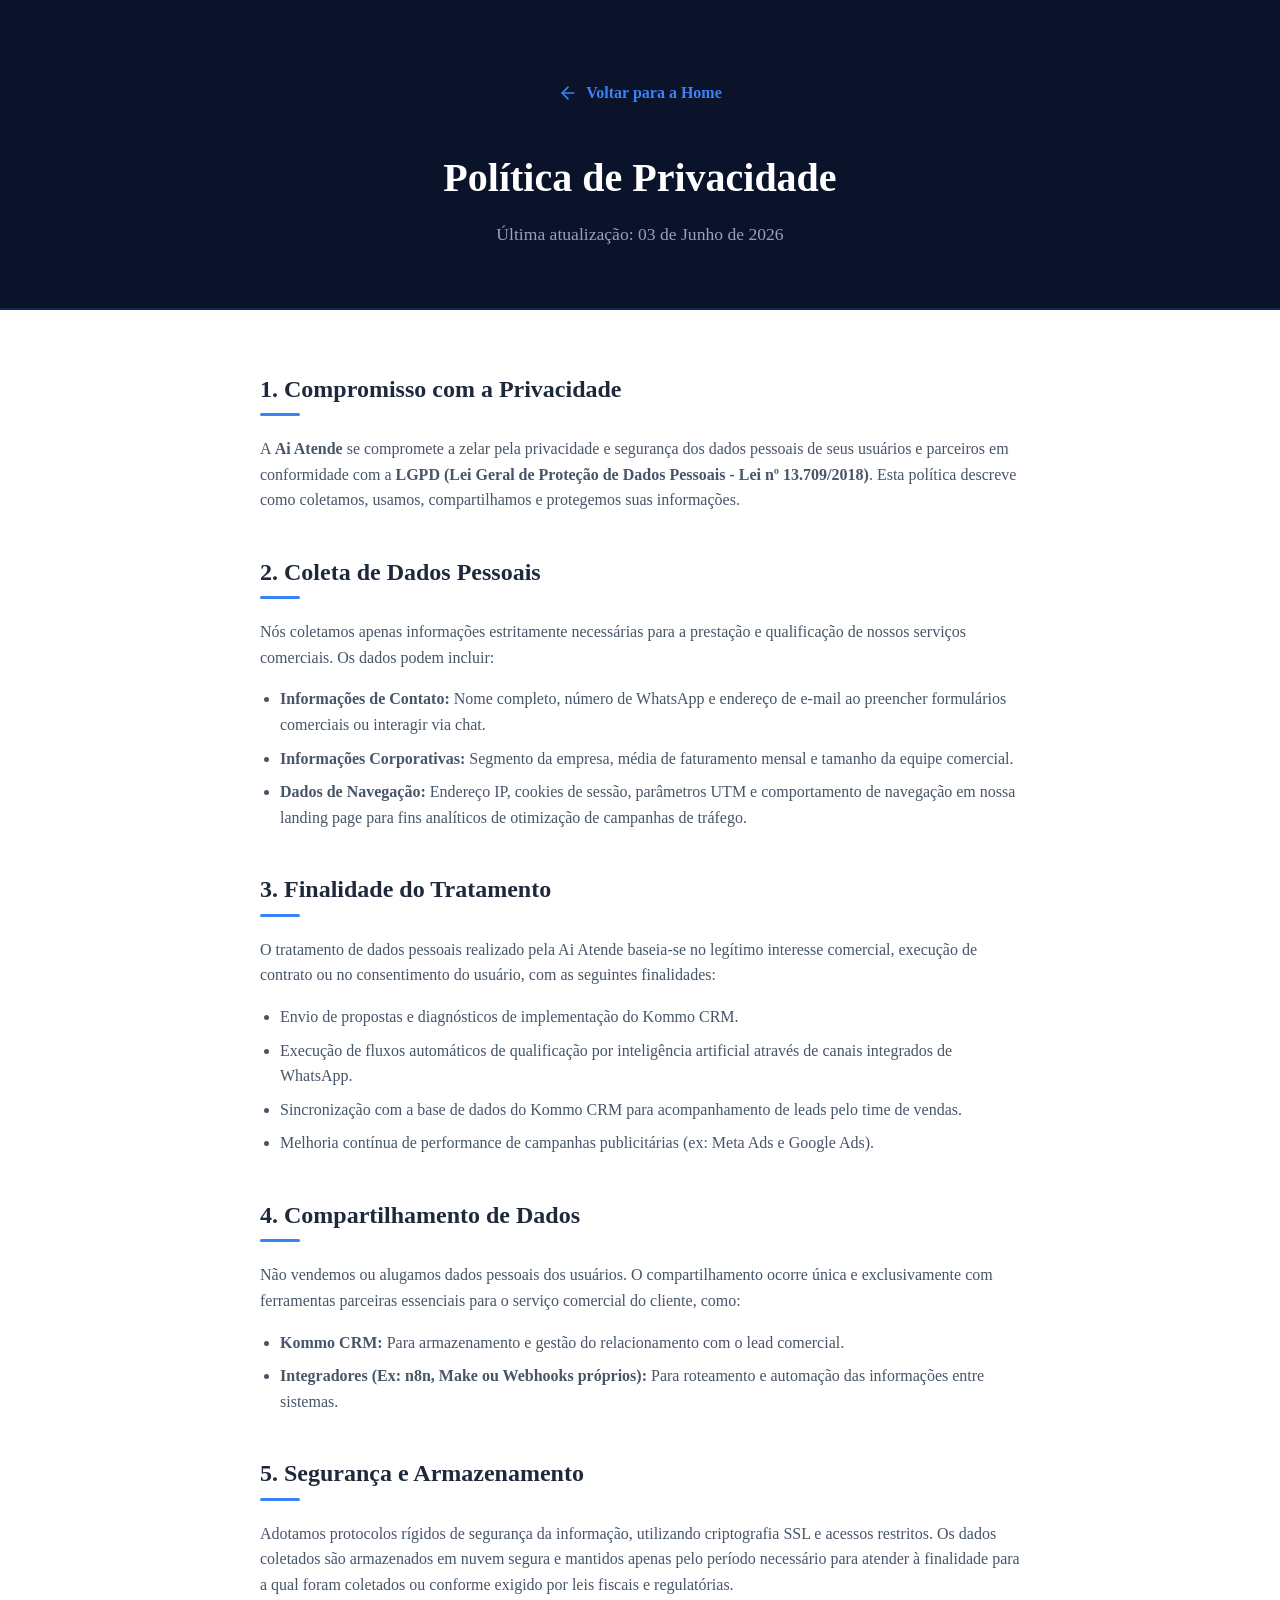
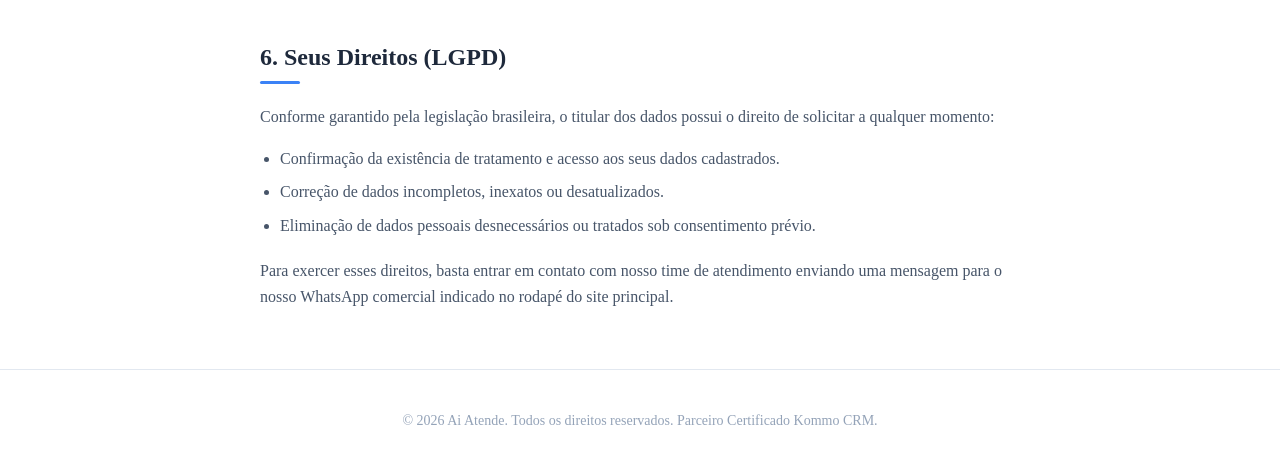
<file: atendeos/privacy/index.html>
<!DOCTYPE html>
<html lang="pt-BR">
<head>
  <!-- Google Tag Manager -->
  <script>(function(w,d,s,l,i){w[l]=w[l]||[];w[l].push({'gtm.start':
  new Date().getTime(),event:'gtm.js'});var f=d.getElementsByTagName(s)[0],
  j=d.createElement(s),dl=l!='dataLayer'?'&l='+l:'';j.async=true;j.src=
  'https://www.googletagmanager.com/gtm.js?id='+i+dl;f.parentNode.insertBefore(j,f);
  })(window,document,'script','dataLayer','GTM-K5DL9L5M');</script>
  <!-- End Google Tag Manager -->
  <meta charset="UTF-8">
  <meta name="viewport" content="width=device-width, initial-scale=1.0">
  <title>Política de Privacidade — Ai Atende</title>
  <meta name="description" content="Política de Privacidade e Proteção de Dados (LGPD) da Ai Atende.">
  
  <!-- Google Fonts -->
  <link rel="preconnect" href="https://fonts.googleapis.com">
  <link rel="preconnect" href="https://fonts.gstatic.com" crossorigin>
  <link href="https://fonts.googleapis.com/css2?family=Inter:wght@400;500;600;700&family=Outfit:wght@500;600;700;800&display=swap" rel="stylesheet">
  
  <!-- CSS Principal -->
  <link rel="stylesheet" href="../../css/style.css">
  
  <style>
    body {
      background-color: var(--bg-light);
      color: var(--text-light-main);
      font-family: var(--font-sans);
      line-height: 1.6;
    }
    
    .legal-header {
      background-color: #0B132B;
      color: white;
      padding: 80px 0 60px 0;
      position: relative;
      text-align: center;
      border-bottom: 2px solid rgba(59, 130, 246, 0.2);
    }
    
    .legal-header h1 {
      font-family: var(--font-heading);
      font-size: 2.5rem;
      font-weight: 800;
      margin-bottom: 10px;
    }
    
    .legal-header p {
      color: #94A3B8;
      font-size: 1.1rem;
    }
    
    .legal-content {
      max-width: 800px;
      margin: 60px auto;
      padding: 0 20px;
    }
    
    .legal-section {
      margin-bottom: 40px;
    }
    
    .legal-section h2 {
      font-family: var(--font-heading);
      font-size: 1.5rem;
      font-weight: 700;
      color: #1E293B;
      margin-bottom: 20px;
      position: relative;
      padding-bottom: 8px;
    }
    
    .legal-section h2::after {
      content: "";
      position: absolute;
      bottom: 0;
      left: 0;
      width: 40px;
      height: 3px;
      background-color: var(--primary);
      border-radius: 2px;
    }
    
    .legal-section p {
      color: #475569;
      margin-bottom: 16px;
    }
    
    .legal-section ul {
      margin-bottom: 20px;
      padding-left: 20px;
    }
    
    .legal-section li {
      color: #475569;
      margin-bottom: 8px;
    }
    
    .back-btn {
      display: inline-flex;
      align-items: center;
      gap: 8px;
      color: var(--primary);
      text-decoration: none;
      font-weight: 600;
      margin-bottom: 40px;
      transition: var(--transition);
    }
    
    .back-btn:hover {
      transform: translateX(-4px);
    }
  </style>
</head>
<body>
  <!-- Google Tag Manager (noscript) -->
  <noscript><iframe src="https://www.googletagmanager.com/ns.html?id=GTM-K5DL9L5M"
  height="0" width="0" style="display:none;visibility:hidden"></iframe></noscript>
  <!-- End Google Tag Manager (noscript) -->

  <!-- HEADER -->
  <header class="legal-header">
    <div class="container">
      <a href="../../" class="back-btn">
        <svg width="20" height="20" viewBox="0 0 24 24" fill="none" stroke="currentColor" stroke-width="2" stroke-linecap="round" stroke-linejoin="round"><line x1="19" y1="12" x2="5" y2="12"></line><polyline points="12 19 5 12 12 5"></polyline></svg>
        Voltar para a Home
      </a>
      <h1>Política de Privacidade</h1>
      <p>Última atualização: 03 de Junho de 2026</p>
    </div>
  </header>

  <!-- CONTENT -->
  <main class="legal-content">
    <div class="legal-section">
      <h2>1. Compromisso com a Privacidade</h2>
      <p>A <strong>Ai Atende</strong> se compromete a zelar pela privacidade e segurança dos dados pessoais de seus usuários e parceiros em conformidade com a <strong>LGPD (Lei Geral de Proteção de Dados Pessoais - Lei nº 13.709/2018)</strong>. Esta política descreve como coletamos, usamos, compartilhamos e protegemos suas informações.</p>
    </div>

    <div class="legal-section">
      <h2>2. Coleta de Dados Pessoais</h2>
      <p>Nós coletamos apenas informações estritamente necessárias para a prestação e qualificação de nossos serviços comerciais. Os dados podem incluir:</p>
      <ul>
        <li><strong>Informações de Contato:</strong> Nome completo, número de WhatsApp e endereço de e-mail ao preencher formulários comerciais ou interagir via chat.</li>
        <li><strong>Informações Corporativas:</strong> Segmento da empresa, média de faturamento mensal e tamanho da equipe comercial.</li>
        <li><strong>Dados de Navegação:</strong> Endereço IP, cookies de sessão, parâmetros UTM e comportamento de navegação em nossa landing page para fins analíticos de otimização de campanhas de tráfego.</li>
      </ul>
    </div>

    <div class="legal-section">
      <h2>3. Finalidade do Tratamento</h2>
      <p>O tratamento de dados pessoais realizado pela Ai Atende baseia-se no legítimo interesse comercial, execução de contrato ou no consentimento do usuário, com as seguintes finalidades:</p>
      <ul>
        <li>Envio de propostas e diagnósticos de implementação do Kommo CRM.</li>
        <li>Execução de fluxos automáticos de qualificação por inteligência artificial através de canais integrados de WhatsApp.</li>
        <li>Sincronização com a base de dados do Kommo CRM para acompanhamento de leads pelo time de vendas.</li>
        <li>Melhoria contínua de performance de campanhas publicitárias (ex: Meta Ads e Google Ads).</li>
      </ul>
    </div>

    <div class="legal-section">
      <h2>4. Compartilhamento de Dados</h2>
      <p>Não vendemos ou alugamos dados pessoais dos usuários. O compartilhamento ocorre única e exclusivamente com ferramentas parceiras essenciais para o serviço comercial do cliente, como:</p>
      <ul>
        <li><strong>Kommo CRM:</strong> Para armazenamento e gestão do relacionamento com o lead comercial.</li>
        <li><strong>Integradores (Ex: n8n, Make ou Webhooks próprios):</strong> Para roteamento e automação das informações entre sistemas.</li>
      </ul>
    </div>

    <div class="legal-section">
      <h2>5. Segurança e Armazenamento</h2>
      <p>Adotamos protocolos rígidos de segurança da informação, utilizando criptografia SSL e acessos restritos. Os dados coletados são armazenados em nuvem segura e mantidos apenas pelo período necessário para atender à finalidade para a qual foram coletados ou conforme exigido por leis fiscais e regulatórias.</p>
    </div>

    <div class="legal-section">
      <h2>6. Seus Direitos (LGPD)</h2>
      <p>Conforme garantido pela legislação brasileira, o titular dos dados possui o direito de solicitar a qualquer momento:</p>
      <ul>
        <li>Confirmação da existência de tratamento e acesso aos seus dados cadastrados.</li>
        <li>Correção de dados incompletos, inexatos ou desatualizados.</li>
        <li>Eliminação de dados pessoais desnecessários ou tratados sob consentimento prévio.</li>
      </ul>
      <p>Para exercer esses direitos, basta entrar em contato com nosso time de atendimento enviando uma mensagem para o nosso WhatsApp comercial indicado no rodapé do site principal.</p>
    </div>
  </main>

  <!-- FOOTER -->
  <footer class="footer" style="padding: 40px 0;">
    <div class="container text-center">
      <div class="footer-copy">&copy; 2026 Ai Atende. Todos os direitos reservados. Parceiro Certificado Kommo CRM.</div>
    </div>
  </footer>

</body>
</html>
</file>
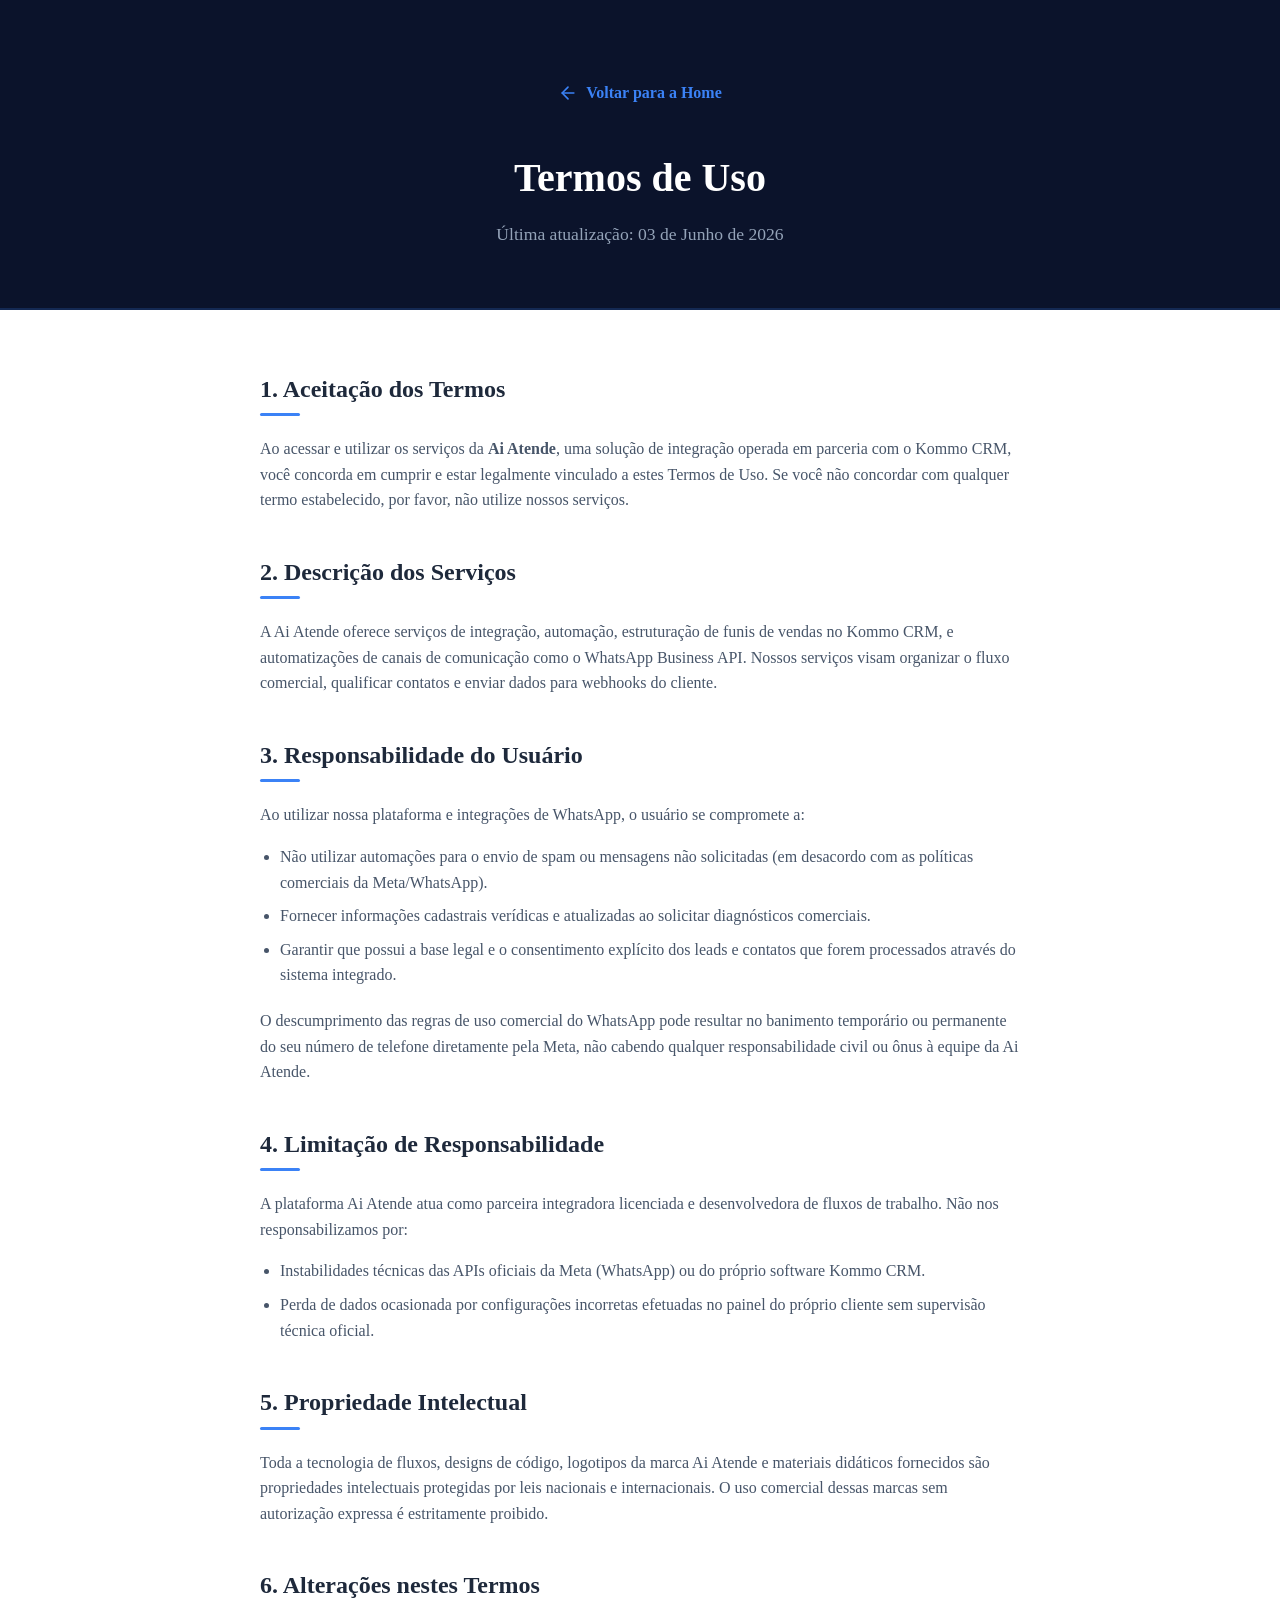
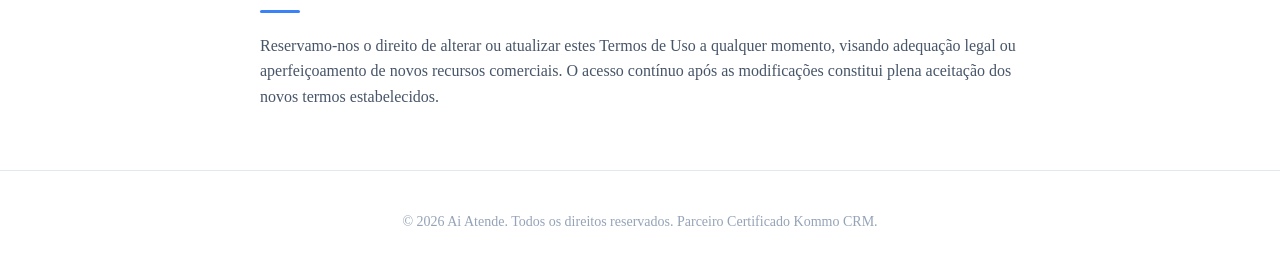
<file: atendeos/terms/index.html>
<!DOCTYPE html>
<html lang="pt-BR">
<head>
  <!-- Google Tag Manager -->
  <script>(function(w,d,s,l,i){w[l]=w[l]||[];w[l].push({'gtm.start':
  new Date().getTime(),event:'gtm.js'});var f=d.getElementsByTagName(s)[0],
  j=d.createElement(s),dl=l!='dataLayer'?'&l='+l:'';j.async=true;j.src=
  'https://www.googletagmanager.com/gtm.js?id='+i+dl;f.parentNode.insertBefore(j,f);
  })(window,document,'script','dataLayer','GTM-K5DL9L5M');</script>
  <!-- End Google Tag Manager -->
  <meta charset="UTF-8">
  <meta name="viewport" content="width=device-width, initial-scale=1.0">
  <title>Termos de Uso — Ai Atende</title>
  <meta name="description" content="Termos de Uso e condições para utilização do serviço e integrações da Ai Atende.">
  
  <!-- Google Fonts -->
  <link rel="preconnect" href="https://fonts.googleapis.com">
  <link rel="preconnect" href="https://fonts.gstatic.com" crossorigin>
  <link href="https://fonts.googleapis.com/css2?family=Inter:wght@400;500;600;700&family=Outfit:wght@500;600;700;800&display=swap" rel="stylesheet">
  
  <!-- CSS Principal -->
  <link rel="stylesheet" href="../../css/style.css">
  
  <style>
    body {
      background-color: var(--bg-light);
      color: var(--text-light-main);
      font-family: var(--font-sans);
      line-height: 1.6;
    }
    
    .legal-header {
      background-color: #0B132B;
      color: white;
      padding: 80px 0 60px 0;
      position: relative;
      text-align: center;
      border-bottom: 2px solid rgba(59, 130, 246, 0.2);
    }
    
    .legal-header h1 {
      font-family: var(--font-heading);
      font-size: 2.5rem;
      font-weight: 800;
      margin-bottom: 10px;
    }
    
    .legal-header p {
      color: #94A3B8;
      font-size: 1.1rem;
    }
    
    .legal-content {
      max-width: 800px;
      margin: 60px auto;
      padding: 0 20px;
    }
    
    .legal-section {
      margin-bottom: 40px;
    }
    
    .legal-section h2 {
      font-family: var(--font-heading);
      font-size: 1.5rem;
      font-weight: 700;
      color: #1E293B;
      margin-bottom: 20px;
      position: relative;
      padding-bottom: 8px;
    }
    
    .legal-section h2::after {
      content: "";
      position: absolute;
      bottom: 0;
      left: 0;
      width: 40px;
      height: 3px;
      background-color: var(--primary);
      border-radius: 2px;
    }
    
    .legal-section p {
      color: #475569;
      margin-bottom: 16px;
    }
    
    .legal-section ul {
      margin-bottom: 20px;
      padding-left: 20px;
    }
    
    .legal-section li {
      color: #475569;
      margin-bottom: 8px;
    }
    
    .back-btn {
      display: inline-flex;
      align-items: center;
      gap: 8px;
      color: var(--primary);
      text-decoration: none;
      font-weight: 600;
      margin-bottom: 40px;
      transition: var(--transition);
    }
    
    .back-btn:hover {
      transform: translateX(-4px);
    }
  </style>
</head>
<body>
  <!-- Google Tag Manager (noscript) -->
  <noscript><iframe src="https://www.googletagmanager.com/ns.html?id=GTM-K5DL9L5M"
  height="0" width="0" style="display:none;visibility:hidden"></iframe></noscript>
  <!-- End Google Tag Manager (noscript) -->

  <!-- HEADER -->
  <header class="legal-header">
    <div class="container">
      <a href="../../" class="back-btn">
        <svg width="20" height="20" viewBox="0 0 24 24" fill="none" stroke="currentColor" stroke-width="2" stroke-linecap="round" stroke-linejoin="round"><line x1="19" y1="12" x2="5" y2="12"></line><polyline points="12 19 5 12 12 5"></polyline></svg>
        Voltar para a Home
      </a>
      <h1>Termos de Uso</h1>
      <p>Última atualização: 03 de Junho de 2026</p>
    </div>
  </header>

  <!-- CONTENT -->
  <main class="legal-content">
    <div class="legal-section">
      <h2>1. Aceitação dos Termos</h2>
      <p>Ao acessar e utilizar os serviços da <strong>Ai Atende</strong>, uma solução de integração operada em parceria com o Kommo CRM, você concorda em cumprir e estar legalmente vinculado a estes Termos de Uso. Se você não concordar com qualquer termo estabelecido, por favor, não utilize nossos serviços.</p>
    </div>

    <div class="legal-section">
      <h2>2. Descrição dos Serviços</h2>
      <p>A Ai Atende oferece serviços de integração, automação, estruturação de funis de vendas no Kommo CRM, e automatizações de canais de comunicação como o WhatsApp Business API. Nossos serviços visam organizar o fluxo comercial, qualificar contatos e enviar dados para webhooks do cliente.</p>
    </div>

    <div class="legal-section">
      <h2>3. Responsabilidade do Usuário</h2>
      <p>Ao utilizar nossa plataforma e integrações de WhatsApp, o usuário se compromete a:</p>
      <ul>
        <li>Não utilizar automações para o envio de spam ou mensagens não solicitadas (em desacordo com as políticas comerciais da Meta/WhatsApp).</li>
        <li>Fornecer informações cadastrais verídicas e atualizadas ao solicitar diagnósticos comerciais.</li>
        <li>Garantir que possui a base legal e o consentimento explícito dos leads e contatos que forem processados através do sistema integrado.</li>
      </ul>
      <p>O descumprimento das regras de uso comercial do WhatsApp pode resultar no banimento temporário ou permanente do seu número de telefone diretamente pela Meta, não cabendo qualquer responsabilidade civil ou ônus à equipe da Ai Atende.</p>
    </div>

    <div class="legal-section">
      <h2>4. Limitação de Responsabilidade</h2>
      <p>A plataforma Ai Atende atua como parceira integradora licenciada e desenvolvedora de fluxos de trabalho. Não nos responsabilizamos por:</p>
      <ul>
        <li>Instabilidades técnicas das APIs oficiais da Meta (WhatsApp) ou do próprio software Kommo CRM.</li>
        <li>Perda de dados ocasionada por configurações incorretas efetuadas no painel do próprio cliente sem supervisão técnica oficial.</li>
      </ul>
    </div>

    <div class="legal-section">
      <h2>5. Propriedade Intelectual</h2>
      <p>Toda a tecnologia de fluxos, designs de código, logotipos da marca Ai Atende e materiais didáticos fornecidos são propriedades intelectuais protegidas por leis nacionais e internacionais. O uso comercial dessas marcas sem autorização expressa é estritamente proibido.</p>
    </div>

    <div class="legal-section">
      <h2>6. Alterações nestes Termos</h2>
      <p>Reservamo-nos o direito de alterar ou atualizar estes Termos de Uso a qualquer momento, visando adequação legal ou aperfeiçoamento de novos recursos comerciais. O acesso contínuo após as modificações constitui plena aceitação dos novos termos estabelecidos.</p>
    </div>
  </main>

  <!-- FOOTER -->
  <footer class="footer" style="padding: 40px 0;">
    <div class="container text-center">
      <div class="footer-copy">&copy; 2026 Ai Atende. Todos os direitos reservados. Parceiro Certificado Kommo CRM.</div>
    </div>
  </footer>

</body>
</html>
</file>
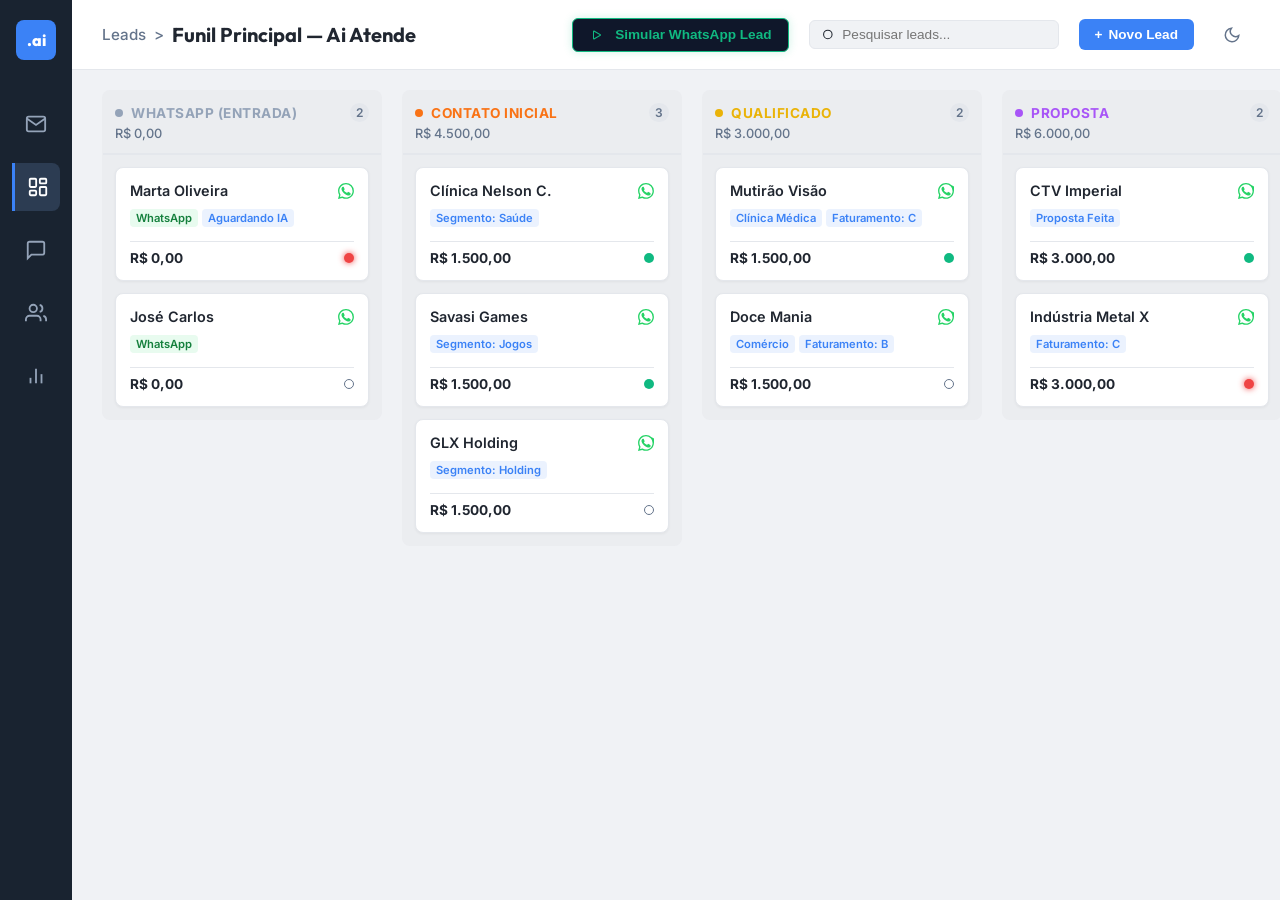
<file: leads/pipeline/index.html>
<!DOCTYPE html>
<html lang="pt-BR">
<head>
  <!-- Google Tag Manager -->
  <script>(function(w,d,s,l,i){w[l]=w[l]||[];w[l].push({'gtm.start':
  new Date().getTime(),event:'gtm.js'});var f=d.getElementsByTagName(s)[0],
  j=d.createElement(s),dl=l!='dataLayer'?'&l='+l:'';j.async=true;j.src=
  'https://www.googletagmanager.com/gtm.js?id='+i+dl;f.parentNode.insertBefore(j,f);
  })(window,document,'script','dataLayer','GTM-K5DL9L5M');</script>
  <!-- End Google Tag Manager -->
  <meta charset="UTF-8">
  <meta name="viewport" content="width=device-width, initial-scale=1.0">
  <title>Kommo CRM Pipeline — Ai Atende</title>
  <meta name="description" content="Simulação interativa do pipeline de leads do Kommo CRM com integração automática da Ai Atende.">
  
  <!-- Google Fonts -->
  <link rel="preconnect" href="https://fonts.googleapis.com">
  <link rel="preconnect" href="https://fonts.gstatic.com" crossorigin>
  <link href="https://fonts.googleapis.com/css2?family=Inter:wght@400;500;600;700&family=Outfit:wght@500;600;700;800&display=swap" rel="stylesheet">
  
  <!-- Icons font (using standard SVG paths or simple icons) -->
  <style>
    :root {
      --kommo-sidebar: #192330;
      --kommo-sidebar-hover: #233143;
      --kommo-sidebar-active: #2C3C52;
      --kommo-bg: #F0F2F5;
      --kommo-border: #E4E7EC;
      --kommo-card-bg: #FFFFFF;
      --kommo-text-main: #202630;
      --kommo-text-muted: #64748B;
      --primary: #3B82F6;
      --whatsapp-color: #25D366;
    }
    
    /* Dark Mode variables */
    [data-theme="dark"] {
      --kommo-bg: #0F172A;
      --kommo-border: #334155;
      --kommo-card-bg: #1E293B;
      --kommo-text-main: #F8FAFC;
      --kommo-text-muted: #94A3B8;
    }

    * {
      box-sizing: border-box;
      margin: 0;
      padding: 0;
    }

    body {
      font-family: 'Inter', sans-serif;
      background-color: var(--kommo-bg);
      color: var(--kommo-text-main);
      height: 100vh;
      overflow: hidden;
      display: flex;
      transition: background-color 0.3s ease, color 0.3s ease;
    }

    /* SIDEBAR */
    .sidebar {
      width: 72px;
      background-color: var(--kommo-sidebar);
      display: flex;
      flex-direction: column;
      align-items: center;
      padding: 20px 0;
      gap: 20px;
      z-index: 10;
    }

    .sidebar-logo {
      width: 40px;
      height: 40px;
      background-color: var(--primary);
      border-radius: 8px;
      display: flex;
      align-items: center;
      justify-content: center;
      color: white;
      font-weight: 800;
      font-family: 'Outfit', sans-serif;
      margin-bottom: 20px;
    }

    .sidebar-menu {
      display: flex;
      flex-direction: column;
      gap: 15px;
      width: 100%;
      align-items: center;
    }

    .sidebar-item {
      width: 48px;
      height: 48px;
      border-radius: 8px;
      display: flex;
      align-items: center;
      justify-content: center;
      color: #94A3B8;
      cursor: pointer;
      transition: background-color 0.2s, color 0.2s;
    }

    .sidebar-item:hover {
      background-color: var(--kommo-sidebar-hover);
      color: white;
    }

    .sidebar-item.active {
      background-color: var(--kommo-sidebar-active);
      color: white;
      border-left: 3px solid var(--primary);
      border-radius: 0 8px 8px 0;
      width: 48px;
    }

    /* MAIN CONTAINER */
    .main-container {
      flex: 1;
      display: flex;
      flex-direction: column;
      height: 100%;
      overflow: hidden;
    }

    /* TOP BAR */
    .topbar {
      height: 70px;
      background-color: var(--kommo-card-bg);
      border-bottom: 1px solid var(--kommo-border);
      padding: 0 30px;
      display: flex;
      align-items: center;
      justify-content: space-between;
      transition: background-color 0.3s, border-color 0.3s;
    }

    .topbar-left {
      display: flex;
      align-items: center;
      gap: 15px;
    }

    .breadcrumbs {
      display: flex;
      align-items: center;
      gap: 8px;
      font-size: 0.95rem;
      font-weight: 500;
    }

    .breadcrumbs span {
      color: var(--kommo-text-muted);
    }

    .breadcrumbs h2 {
      font-family: 'Outfit', sans-serif;
      font-size: 1.25rem;
      font-weight: 700;
      color: var(--kommo-text-main);
    }

    .topbar-right {
      display: flex;
      align-items: center;
      gap: 20px;
    }

    .search-bar {
      display: flex;
      align-items: center;
      background-color: var(--kommo-bg);
      border: 1px solid var(--kommo-border);
      border-radius: 6px;
      padding: 6px 12px;
      gap: 8px;
      width: 250px;
    }

    .search-bar input {
      border: none;
      background: transparent;
      outline: none;
      color: var(--kommo-text-main);
      font-size: 0.85rem;
      width: 100%;
    }

    .btn-add-lead {
      background-color: var(--primary);
      color: white;
      border: none;
      border-radius: 6px;
      padding: 8px 16px;
      font-weight: 600;
      font-size: 0.85rem;
      cursor: pointer;
      display: flex;
      align-items: center;
      gap: 6px;
      transition: background-color 0.2s;
    }

    .btn-add-lead:hover {
      background-color: #2563EB;
    }

    .demo-widget-btn {
      background-color: #0F172A;
      color: #10B981;
      border: 1px solid #10B981;
      border-radius: 6px;
      padding: 8px 16px;
      font-weight: 700;
      font-size: 0.85rem;
      cursor: pointer;
      display: flex;
      align-items: center;
      gap: 6px;
      box-shadow: 0 0 10px rgba(16, 185, 129, 0.2);
      transition: transform 0.2s, box-shadow 0.2s;
    }

    .demo-widget-btn:hover {
      transform: scale(1.03);
      box-shadow: 0 0 15px rgba(16, 185, 129, 0.4);
    }

    /* KANBAN BOARD */
    .board-container {
      flex: 1;
      padding: 20px 30px;
      overflow-x: auto;
      overflow-y: hidden;
      display: flex;
      gap: 20px;
      align-items: flex-start;
    }

    .column {
      width: 280px;
      flex-shrink: 0;
      background-color: rgba(100, 116, 139, 0.04);
      border-radius: 8px;
      display: flex;
      flex-direction: column;
      max-height: 100%;
      border: 1px dashed transparent;
      transition: border-color 0.2s;
    }

    .column.drag-over {
      border-color: var(--primary);
      background-color: rgba(59, 130, 246, 0.05);
    }

    .column-header {
      padding: 12px;
      border-bottom: 2px solid var(--kommo-border);
      display: flex;
      flex-direction: column;
      gap: 4px;
    }

    .column-title-row {
      display: flex;
      align-items: center;
      justify-content: space-between;
    }

    .column-title {
      font-size: 0.85rem;
      font-weight: 700;
      text-transform: uppercase;
      letter-spacing: 0.5px;
      display: flex;
      align-items: center;
      gap: 8px;
    }

    .column-dot {
      width: 8px;
      height: 8px;
      border-radius: 50%;
    }

    .column-count {
      font-size: 0.75rem;
      background-color: var(--kommo-border);
      color: var(--kommo-text-muted);
      padding: 2px 6px;
      border-radius: 10px;
      font-weight: 600;
    }

    .column-value {
      font-size: 0.8rem;
      color: var(--kommo-text-muted);
      font-weight: 500;
    }

    .cards-list {
      padding: 12px;
      display: flex;
      flex-direction: column;
      gap: 12px;
      overflow-y: auto;
      flex: 1;
      min-height: 150px;
    }

    /* LEAD CARD */
    .lead-card {
      background-color: var(--kommo-card-bg);
      border: 1px solid var(--kommo-border);
      border-radius: 8px;
      padding: 14px;
      cursor: grab;
      user-select: none;
      display: flex;
      flex-direction: column;
      gap: 10px;
      box-shadow: 0 1px 3px rgba(0,0,0,0.05);
      transition: transform 0.2s, box-shadow 0.2s, background-color 0.3s;
    }

    .lead-card:hover {
      box-shadow: 0 4px 6px rgba(0,0,0,0.08);
      transform: translateY(-2px);
    }

    .lead-card:active {
      cursor: grabbing;
    }

    .lead-card-header {
      display: flex;
      align-items: center;
      justify-content: space-between;
    }

    .lead-name {
      font-size: 0.9rem;
      font-weight: 600;
      color: var(--kommo-text-main);
    }

    .lead-channel-icon {
      color: var(--whatsapp-color);
      display: flex;
      align-items: center;
    }

    .lead-tags {
      display: flex;
      flex-wrap: wrap;
      gap: 4px;
    }

    .lead-tag {
      font-size: 0.7rem;
      padding: 2px 6px;
      border-radius: 4px;
      font-weight: 600;
      background-color: rgba(59, 130, 246, 0.1);
      color: var(--primary);
    }

    .lead-tag.tag-whatsapp {
      background-color: rgba(37, 211, 102, 0.1);
      color: #15803d;
    }

    .lead-card-footer {
      display: flex;
      align-items: center;
      justify-content: space-between;
      border-top: 1px solid var(--kommo-border);
      padding-top: 8px;
      margin-top: 4px;
    }

    .lead-price {
      font-size: 0.85rem;
      font-weight: 700;
      color: var(--kommo-text-main);
    }

    .lead-task-indicator {
      width: 10px;
      height: 10px;
      border-radius: 50%;
      background-color: #10B981; /* green = done/ok, red = late, grey = none */
    }

    .lead-task-indicator.late {
      background-color: #EF4444;
      box-shadow: 0 0 6px #EF4444;
    }
    
    .lead-task-indicator.none {
      background-color: transparent;
      border: 1.5px solid var(--kommo-text-muted);
    }

    /* MODAL DETALHES */
    .modal-overlay {
      position: fixed;
      top: 0;
      left: 0;
      right: 0;
      bottom: 0;
      background-color: rgba(0, 0, 0, 0.4);
      z-index: 100;
      display: flex;
      align-items: center;
      justify-content: center;
      opacity: 0;
      pointer-events: none;
      transition: opacity 0.3s ease;
    }

    .modal-overlay.active {
      opacity: 1;
      pointer-events: auto;
    }

    .lead-modal {
      width: 900px;
      height: 600px;
      background-color: var(--kommo-card-bg);
      border-radius: 12px;
      box-shadow: 0 10px 25px rgba(0,0,0,0.15);
      display: flex;
      overflow: hidden;
      transform: translateY(20px);
      transition: transform 0.3s ease, background-color 0.3s;
    }

    .modal-overlay.active .lead-modal {
      transform: translateY(0);
    }

    .modal-left {
      width: 320px;
      border-right: 1px solid var(--kommo-border);
      padding: 24px;
      display: flex;
      flex-direction: column;
      gap: 20px;
      overflow-y: auto;
    }

    .modal-left-header {
      display: flex;
      justify-content: space-between;
      align-items: flex-start;
    }

    .modal-lead-title h3 {
      font-size: 1.2rem;
      font-weight: 700;
    }

    .modal-lead-title span {
      font-size: 0.8rem;
      color: var(--kommo-text-muted);
    }

    .modal-close-btn {
      background: transparent;
      border: none;
      color: var(--kommo-text-muted);
      cursor: pointer;
      font-size: 1.25rem;
    }

    .fields-group {
      display: flex;
      flex-direction: column;
      gap: 12px;
    }

    .field-item {
      display: flex;
      flex-direction: column;
      gap: 4px;
    }

    .field-label {
      font-size: 0.75rem;
      font-weight: 600;
      color: var(--kommo-text-muted);
      text-transform: uppercase;
    }

    .field-value {
      font-size: 0.9rem;
      padding: 8px;
      border-radius: 4px;
      background-color: var(--kommo-bg);
      border: 1px solid var(--kommo-border);
      color: var(--kommo-text-main);
    }

    .modal-right {
      flex: 1;
      display: flex;
      flex-direction: column;
      background-color: var(--kommo-bg);
    }

    .modal-right-tabs {
      height: 50px;
      background-color: var(--kommo-card-bg);
      border-bottom: 1px solid var(--kommo-border);
      display: flex;
      padding: 0 20px;
      align-items: center;
      gap: 20px;
    }

    .tab-item {
      font-size: 0.85rem;
      font-weight: 600;
      color: var(--kommo-text-muted);
      cursor: pointer;
      padding-bottom: 15px;
      margin-top: 15px;
      border-bottom: 2px solid transparent;
    }

    .tab-item.active {
      color: var(--primary);
      border-color: var(--primary);
    }

    /* WHATSAPP CHAT IN MODAL */
    .chat-container {
      flex: 1;
      display: flex;
      flex-direction: column;
      padding: 20px;
      overflow-y: auto;
      gap: 10px;
    }

    .chat-bubble {
      max-width: 75%;
      padding: 10px 14px;
      border-radius: 12px;
      font-size: 0.85rem;
      line-height: 1.4;
      display: flex;
      flex-direction: column;
      gap: 4px;
    }

    .chat-bubble.bot {
      background-color: var(--kommo-card-bg);
      align-self: flex-start;
      color: var(--kommo-text-main);
      border-top-left-radius: 2px;
    }

    .chat-bubble.user {
      background-color: #DCF8C6;
      color: #1e293b;
      align-self: flex-end;
      border-top-right-radius: 2px;
    }

    [data-theme="dark"] .chat-bubble.user {
      background-color: #056162;
      color: white;
    }

    .chat-time {
      font-size: 0.65rem;
      align-self: flex-end;
      color: var(--kommo-text-muted);
    }
    
    .chat-system-note {
      align-self: center;
      background-color: rgba(59, 130, 246, 0.1);
      color: var(--primary);
      font-size: 0.75rem;
      padding: 4px 10px;
      border-radius: 6px;
      font-weight: 600;
      margin: 5px 0;
    }

    /* SIMULATOR DRAWER (WHATSAPP DEMO) */
    .whatsapp-simulator {
      position: fixed;
      bottom: 20px;
      right: 20px;
      width: 350px;
      height: 450px;
      background-color: #ECE5DD;
      border-radius: 12px;
      box-shadow: 0 5px 25px rgba(0,0,0,0.25);
      z-index: 101;
      display: flex;
      flex-direction: column;
      overflow: hidden;
      transform: translateY(120%);
      transition: transform 0.4s cubic-bezier(0.175, 0.885, 0.32, 1.1);
    }

    [data-theme="dark"] .whatsapp-simulator {
      background-color: #0b141a;
    }

    .whatsapp-simulator.active {
      transform: translateY(0);
    }

    .wa-header {
      background-color: #075E54;
      color: white;
      padding: 12px 16px;
      display: flex;
      align-items: center;
      justify-content: space-between;
    }

    .wa-user-info {
      display: flex;
      align-items: center;
      gap: 10px;
    }

    .wa-avatar {
      width: 32px;
      height: 32px;
      border-radius: 50%;
      background-color: #94a3b8;
      color: white;
      display: flex;
      align-items: center;
      justify-content: center;
      font-weight: bold;
      font-size: 0.85rem;
    }

    .wa-status {
      font-size: 0.65rem;
      opacity: 0.8;
    }

    .wa-close {
      background: transparent;
      border: none;
      color: white;
      cursor: pointer;
      font-size: 1.1rem;
    }

    .wa-messages {
      flex: 1;
      padding: 15px;
      overflow-y: auto;
      display: flex;
      flex-direction: column;
      gap: 8px;
    }

    .wa-bubble {
      max-width: 80%;
      padding: 8px 12px;
      border-radius: 8px;
      font-size: 0.8rem;
      line-height: 1.4;
    }

    .wa-bubble.received {
      background-color: #FFFFFF;
      align-self: flex-start;
      color: #1e293b;
      border-top-left-radius: 2px;
    }

    [data-theme="dark"] .wa-bubble.received {
      background-color: #202c33;
      color: #e9edef;
    }

    .wa-bubble.sent {
      background-color: #d9fdd3;
      align-self: flex-end;
      color: #111b21;
      border-top-right-radius: 2px;
    }

    [data-theme="dark"] .wa-bubble.sent {
      background-color: #005c4b;
      color: #e9edef;
    }

    .wa-input-area {
      background-color: #f0f2f5;
      padding: 10px;
      display: flex;
      gap: 8px;
      align-items: center;
    }

    [data-theme="dark"] .wa-input-area {
      background-color: #111b21;
    }

    .wa-input {
      flex: 1;
      background-color: white;
      border: none;
      outline: none;
      padding: 8px 12px;
      border-radius: 18px;
      font-size: 0.8rem;
      color: #1e293b;
    }

    [data-theme="dark"] .wa-input {
      background-color: #2a3942;
      color: white;
    }

    .theme-toggle-btn {
      background: transparent;
      border: none;
      color: var(--kommo-text-muted);
      cursor: pointer;
      display: flex;
      align-items: center;
      justify-content: center;
      width: 36px;
      height: 36px;
      border-radius: 50%;
      transition: background-color 0.2s;
    }
    
    .theme-toggle-btn:hover {
      background-color: var(--kommo-border);
    }
  </style>
</head>
<body data-theme="light">
  <!-- Google Tag Manager (noscript) -->
  <noscript><iframe src="https://www.googletagmanager.com/ns.html?id=GTM-K5DL9L5M"
  height="0" width="0" style="display:none;visibility:hidden"></iframe></noscript>
  <!-- End Google Tag Manager (noscript) -->

  <!-- SIDEBAR -->
  <aside class="sidebar">
    <div class="sidebar-logo">.ai</div>
    <div class="sidebar-menu">
      <div class="sidebar-item" title="Entrada">
        <svg width="22" height="22" fill="none" stroke="currentColor" stroke-width="2" viewBox="0 0 24 24"><path d="M4 4h16c1.1 0 2 .9 2 2v12c0 1.1-.9 2-2 2H4c-1.1 0-2-.9-2-2V6c0-1.1.9-2 2-2z"/><polyline points="22,6 12,13 2,6"/></svg>
      </div>
      <div class="sidebar-item active" title="Leads (Kanban)">
        <svg width="22" height="22" fill="none" stroke="currentColor" stroke-width="2" viewBox="0 0 24 24"><rect x="3" y="3" width="7" height="9" rx="1"/><rect x="14" y="3" width="7" height="5" rx="1"/><rect x="14" y="12" width="7" height="9" rx="1"/><rect x="3" y="16" width="7" height="5" rx="1"/></svg>
      </div>
      <div class="sidebar-item" title="Conversas">
        <svg width="22" height="22" fill="none" stroke="currentColor" stroke-width="2" viewBox="0 0 24 24"><path d="M21 15a2 2 0 0 1-2 2H7l-4 4V5a2 2 0 0 1 2-2h14a2 2 0 0 1 2 2z"/></svg>
      </div>
      <div class="sidebar-item" title="Listas">
        <svg width="22" height="22" fill="none" stroke="currentColor" stroke-width="2" viewBox="0 0 24 24"><path d="M17 21v-2a4 4 0 0 0-4-4H5a4 4 0 0 0-4 4v2"/><circle cx="9" cy="7" r="4"/><path d="M23 21v-2a4 4 0 0 0-3-3.87"/><path d="M16 3.13a4 4 0 0 1 0 7.75"/></svg>
      </div>
      <div class="sidebar-item" title="Estatísticas">
        <svg width="22" height="22" fill="none" stroke="currentColor" stroke-width="2" viewBox="0 0 24 24"><line x1="18" y1="20" x2="18" y2="10"></line><line x1="12" y1="20" x2="12" y2="4"></line><line x1="6" y1="20" x2="6" y2="14"></line></svg>
      </div>
    </div>
  </aside>

  <!-- MAIN AREA -->
  <main class="main-container">
    <!-- TOP BAR -->
    <header class="topbar">
      <div class="topbar-left">
        <div class="breadcrumbs">
          <span>Leads</span>
          <span>&gt;</span>
          <h2>Funil Principal — Ai Atende</h2>
        </div>
      </div>
      <div class="topbar-right">
        <button class="demo-widget-btn" onclick="startSimulation()" id="startSimBtn">
          <svg width="16" height="16" fill="currentColor" viewBox="0 0 16 16" style="margin-right: 4px;"><path d="M10.804 8 5 4.633v6.734L10.804 8zm.792-.696a.802.802 0 0 1 0 1.392l-6.363 3.692C4.713 12.69 4 12.345 4 11.692V4.308c0-.653.713-.998 1.233-.696l6.363 3.692z"/></svg>
          Simular WhatsApp Lead
        </button>
        <div class="search-bar">
          <svg width="14" height="14" fill="none" stroke="currentColor" stroke-width="2" viewBox="0 0 24 24"><circle cx="11" cy="11" r="8"></line><line x1="21" y1="21" x2="16.65" y2="16.65"></line></svg>
          <input type="text" placeholder="Pesquisar leads...">
        </div>
        <button class="btn-add-lead" onclick="addNewLeadPrompt()">
          <span>+</span> Novo Lead
        </button>
        <button class="theme-toggle-btn" onclick="toggleTheme()" title="Alternar Tema">
          <svg width="18" height="18" fill="none" stroke="currentColor" stroke-width="2" viewBox="0 0 24 24"><path d="M21 12.79A9 9 0 1 1 11.21 3 7 7 0 0 0 21 12.79z"/></svg>
        </button>
      </div>
    </header>

    <!-- KANBAN BOARD -->
    <section class="board-container" id="board">
      
      <!-- COL 1: WhatsApp Entrada -->
      <div class="column" id="col-entrada">
        <div class="column-header">
          <div class="column-title-row">
            <span class="column-title" style="color: #94A3B8;"><span class="column-dot" style="background-color: #94A3B8;"></span>WhatsApp (Entrada)</span>
            <span class="column-count" id="count-entrada">2</span>
          </div>
          <span class="column-value" id="val-entrada">R$ 0,00</span>
        </div>
        <div class="cards-list" ondragover="allowDrop(event)" ondrop="dropCard(event)" ondragenter="dragEnter(event)" ondragleave="dragLeave(event)" id="list-entrada">
          
          <div class="lead-card" draggable="true" ondragstart="dragCard(event)" id="lead-1" onclick="openLeadDetail('lead-1')">
            <div class="lead-card-header">
              <span class="lead-name">Marta Oliveira</span>
              <span class="lead-channel-icon">
                <svg width="16" height="16" fill="currentColor" viewBox="0 0 16 16"><path d="M13.601 2.326A7.854 7.854 0 0 0 7.994 0C3.627 0 .068 3.558.064 7.926c0 1.399.366 2.76 1.057 3.965L0 16l4.204-1.102a7.933 7.933 0 0 0 3.79.965h.004c4.368 0 7.926-3.558 7.93-7.93A7.898 7.898 0 0 0 13.6 2.326zM7.994 14.521a6.573 6.573 0 0 1-3.356-.92l-.24-.144-2.494.654.666-2.433-.156-.251a6.56 6.56 0 0 1-1.007-3.505c0-3.626 2.957-6.584 6.591-6.584a6.56 6.56 0 0 1 4.66 1.931 6.557 6.557 0 0 1 1.928 4.66c-.004 3.639-2.961 6.592-6.592 6.592zm3.69-4.98c-.202-.101-1.194-.588-1.378-.656-.185-.067-.32-.101-.456.101-.135.202-.52.656-.637.787-.118.135-.235.148-.438.047a5.587 5.587 0 0 1-1.629-1.005 6.084 6.084 0 0 1-1.127-1.4c-.118-.202-.011-.31.09-.41.09-.09.202-.235.303-.35.101-.117.135-.198.202-.33a.47.47 0 0 0-.022-.447c-.067-.135-.52-1.254-.712-1.72-.188-.453-.377-.39-.52-.397-.135-.007-.29-.007-.447-.007a.857.857 0 0 0-.622.288c-.213.235-.813.794-.813 1.938s.832 2.25 1.018 2.502c.185.252 1.636 2.5 3.962 3.51a12.3 12.3 0 0 0 1.32.4c.53.169 1.012.145 1.393.088.425-.064 1.192-.487 1.358-.959.166-.473.166-.88.116-.959-.05-.08-.185-.117-.386-.218z"/></svg>
              </span>
            </div>
            <div class="lead-tags">
              <span class="lead-tag tag-whatsapp">WhatsApp</span>
              <span class="lead-tag">Aguardando IA</span>
            </div>
            <div class="lead-card-footer">
              <span class="lead-price">R$ 0,00</span>
              <span class="lead-task-indicator late"></span>
            </div>
          </div>
          
          <div class="lead-card" draggable="true" ondragstart="dragCard(event)" id="lead-2" onclick="openLeadDetail('lead-2')">
            <div class="lead-card-header">
              <span class="lead-name">José Carlos</span>
              <span class="lead-channel-icon">
                <svg width="16" height="16" fill="currentColor" viewBox="0 0 16 16"><path d="M13.601 2.326A7.854 7.854 0 0 0 7.994 0C3.627 0 .068 3.558.064 7.926c0 1.399.366 2.76 1.057 3.965L0 16l4.204-1.102a7.933 7.933 0 0 0 3.79.965h.004c4.368 0 7.926-3.558 7.93-7.93A7.898 7.898 0 0 0 13.6 2.326zM7.994 14.521a6.573 6.573 0 0 1-3.356-.92l-.24-.144-2.494.654.666-2.433-.156-.251a6.56 6.56 0 0 1-1.007-3.505c0-3.626 2.957-6.584 6.591-6.584a6.56 6.56 0 0 1 4.66 1.931 6.557 6.557 0 0 1 1.928 4.66c-.004 3.639-2.961 6.592-6.592 6.592zm3.69-4.98c-.202-.101-1.194-.588-1.378-.656-.185-.067-.32-.101-.456.101-.135.202-.52.656-.637.787-.118.135-.235.148-.438.047a5.587 5.587 0 0 1-1.629-1.005 6.084 6.084 0 0 1-1.127-1.4c-.118-.202-.011-.31.09-.41.09-.09.202-.235.303-.35.101-.117.135-.198.202-.33a.47.47 0 0 0-.022-.447c-.067-.135-.52-1.254-.712-1.72-.188-.453-.377-.39-.52-.397-.135-.007-.29-.007-.447-.007a.857.857 0 0 0-.622.288c-.213.235-.813.794-.813 1.938s.832 2.25 1.018 2.502c.185.252 1.636 2.5 3.962 3.51a12.3 12.3 0 0 0 1.32.4c.53.169 1.012.145 1.393.088.425-.064 1.192-.487 1.358-.959.166-.473.166-.88.116-.959-.05-.08-.185-.117-.386-.218z"/></svg>
              </span>
            </div>
            <div class="lead-tags">
              <span class="lead-tag tag-whatsapp">WhatsApp</span>
            </div>
            <div class="lead-card-footer">
              <span class="lead-price">R$ 0,00</span>
              <span class="lead-task-indicator none"></span>
            </div>
          </div>
          
        </div>
      </div>

      <!-- COL 2: Contato Inicial -->
      <div class="column" id="col-contato">
        <div class="column-header">
          <div class="column-title-row">
            <span class="column-title" style="color: #F97316;"><span class="column-dot" style="background-color: #F97316;"></span>Contato Inicial</span>
            <span class="column-count" id="count-contato">3</span>
          </div>
          <span class="column-value" id="val-contato">R$ 4.500,00</span>
        </div>
        <div class="cards-list" ondragover="allowDrop(event)" ondrop="dropCard(event)" ondragenter="dragEnter(event)" ondragleave="dragLeave(event)" id="list-contato">
          
          <div class="lead-card" draggable="true" ondragstart="dragCard(event)" id="lead-3" onclick="openLeadDetail('lead-3')">
            <div class="lead-card-header">
              <span class="lead-name">Clínica Nelson C.</span>
              <span class="lead-channel-icon">
                <svg width="16" height="16" fill="currentColor" viewBox="0 0 16 16"><path d="M13.601 2.326A7.854 7.854 0 0 0 7.994 0C3.627 0 .068 3.558.064 7.926c0 1.399.366 2.76 1.057 3.965L0 16l4.204-1.102a7.933 7.933 0 0 0 3.79.965h.004c4.368 0 7.926-3.558 7.93-7.93A7.898 7.898 0 0 0 13.6 2.326zM7.994 14.521a6.573 6.573 0 0 1-3.356-.92l-.24-.144-2.494.654.666-2.433-.156-.251a6.56 6.56 0 0 1-1.007-3.505c0-3.626 2.957-6.584 6.591-6.584a6.56 6.56 0 0 1 4.66 1.931 6.557 6.557 0 0 1 1.928 4.66c-.004 3.639-2.961 6.592-6.592 6.592zm3.69-4.98c-.202-.101-1.194-.588-1.378-.656-.185-.067-.32-.101-.456.101-.135.202-.52.656-.637.787-.118.135-.235.148-.438.047a5.587 5.587 0 0 1-1.629-1.005 6.084 6.084 0 0 1-1.127-1.4c-.118-.202-.011-.31.09-.41.09-.09.202-.235.303-.35.101-.117.135-.198.202-.33a.47.47 0 0 0-.022-.447c-.067-.135-.52-1.254-.712-1.72-.188-.453-.377-.39-.52-.397-.135-.007-.29-.007-.447-.007a.857.857 0 0 0-.622.288c-.213.235-.813.794-.813 1.938s.832 2.25 1.018 2.502c.185.252 1.636 2.5 3.962 3.51a12.3 12.3 0 0 0 1.32.4c.53.169 1.012.145 1.393.088.425-.064 1.192-.487 1.358-.959.166-.473.166-.88.116-.959-.05-.08-.185-.117-.386-.218z"/></svg>
              </span>
            </div>
            <div class="lead-tags">
              <span class="lead-tag">Segmento: Saúde</span>
            </div>
            <div class="lead-card-footer">
              <span class="lead-price">R$ 1.500,00</span>
              <span class="lead-task-indicator"></span>
            </div>
          </div>

          <div class="lead-card" draggable="true" ondragstart="dragCard(event)" id="lead-4" onclick="openLeadDetail('lead-4')">
            <div class="lead-card-header">
              <span class="lead-name">Savasi Games</span>
              <span class="lead-channel-icon">
                <svg width="16" height="16" fill="currentColor" viewBox="0 0 16 16"><path d="M13.601 2.326A7.854 7.854 0 0 0 7.994 0C3.627 0 .068 3.558.064 7.926c0 1.399.366 2.76 1.057 3.965L0 16l4.204-1.102a7.933 7.933 0 0 0 3.79.965h.004c4.368 0 7.926-3.558 7.93-7.93A7.898 7.898 0 0 0 13.6 2.326zM7.994 14.521a6.573 6.573 0 0 1-3.356-.92l-.24-.144-2.494.654.666-2.433-.156-.251a6.56 6.56 0 0 1-1.007-3.505c0-3.626 2.957-6.584 6.591-6.584a6.56 6.56 0 0 1 4.66 1.931 6.557 6.557 0 0 1 1.928 4.66c-.004 3.639-2.961 6.592-6.592 6.592zm3.69-4.98c-.202-.101-1.194-.588-1.378-.656-.185-.067-.32-.101-.456.101-.135.202-.52.656-.637.787-.118.135-.235.148-.438.047a5.587 5.587 0 0 1-1.629-1.005 6.084 6.084 0 0 1-1.127-1.4c-.118-.202-.011-.31.09-.41.09-.09.202-.235.303-.35.101-.117.135-.198.202-.33a.47.47 0 0 0-.022-.447c-.067-.135-.52-1.254-.712-1.72-.188-.453-.377-.39-.52-.397-.135-.007-.29-.007-.447-.007a.857.857 0 0 0-.622.288c-.213.235-.813.794-.813 1.938s.832 2.25 1.018 2.502c.185.252 1.636 2.5 3.962 3.51a12.3 12.3 0 0 0 1.32.4c.53.169 1.012.145 1.393.088.425-.064 1.192-.487 1.358-.959.166-.473.166-.88.116-.959-.05-.08-.185-.117-.386-.218z"/></svg>
              </span>
            </div>
            <div class="lead-tags">
              <span class="lead-tag">Segmento: Jogos</span>
            </div>
            <div class="lead-card-footer">
              <span class="lead-price">R$ 1.500,00</span>
              <span class="lead-task-indicator"></span>
            </div>
          </div>

          <div class="lead-card" draggable="true" ondragstart="dragCard(event)" id="lead-5" onclick="openLeadDetail('lead-5')">
            <div class="lead-card-header">
              <span class="lead-name">GLX Holding</span>
              <span class="lead-channel-icon">
                <svg width="16" height="16" fill="currentColor" viewBox="0 0 16 16"><path d="M13.601 2.326A7.854 7.854 0 0 0 7.994 0C3.627 0 .068 3.558.064 7.926c0 1.399.366 2.76 1.057 3.965L0 16l4.204-1.102a7.933 7.933 0 0 0 3.79.965h.004c4.368 0 7.926-3.558 7.93-7.93a7.898 7.898 0 0 0 13.6 2.326zM7.994 14.521a6.573 6.573 0 0 1-3.356-.92l-.24-.144-2.494.654.666-2.433-.156-.251a6.56 6.56 0 0 1-1.007-3.505c0-3.626 2.957-6.584 6.591-6.584a6.56 6.56 0 0 1 4.66 1.931 6.557 6.557 0 0 1 1.928 4.66c-.004 3.639-2.961 6.592-6.592 6.592zm3.69-4.98c-.202-.101-1.194-.588-1.378-.656-.185-.067-.32-.101-.456.101-.135.202-.52.656-.637.787-.118.135-.235.148-.438.047a5.587 5.587 0 0 1-1.629-1.005 6.084 6.084 0 0 1-1.127-1.4c-.118-.202-.011-.31.09-.41.09-.09.202-.235.303-.35.101-.117.135-.198.202-.33a.47.47 0 0 0-.022-.447c-.067-.135-.52-1.254-.712-1.72-.188-.453-.377-.39-.52-.397-.135-.007-.29-.007-.447-.007a.857.857 0 0 0-.622.288c-.213.235-.813.794-.813 1.938s.832 2.25 1.018 2.502c.185.252 1.636 2.5 3.962 3.51a12.3 12.3 0 0 0 1.32.4c.53.169 1.012.145 1.393.088.425-.064 1.192-.487 1.358-.959.166-.473.166-.88.116-.959-.05-.08-.185-.117-.386-.218z"/></svg>
              </span>
            </div>
            <div class="lead-tags">
              <span class="lead-tag">Segmento: Holding</span>
            </div>
            <div class="lead-card-footer">
              <span class="lead-price">R$ 1.500,00</span>
              <span class="lead-task-indicator none"></span>
            </div>
          </div>
          
        </div>
      </div>

      <!-- COL 3: Lead Qualificado -->
      <div class="column" id="col-qualificado">
        <div class="column-header">
          <div class="column-title-row">
            <span class="column-title" style="color: #EAB308;"><span class="column-dot" style="background-color: #EAB308;"></span>Qualificado</span>
            <span class="column-count" id="count-qualificado">2</span>
          </div>
          <span class="column-value" id="val-qualificado">R$ 3.000,00</span>
        </div>
        <div class="cards-list" ondragover="allowDrop(event)" ondrop="dropCard(event)" ondragenter="dragEnter(event)" ondragleave="dragLeave(event)" id="list-qualificado">
          
          <div class="lead-card" draggable="true" ondragstart="dragCard(event)" id="lead-6" onclick="openLeadDetail('lead-6')">
            <div class="lead-card-header">
              <span class="lead-name">Mutirão Visão</span>
              <span class="lead-channel-icon">
                <svg width="16" height="16" fill="currentColor" viewBox="0 0 16 16"><path d="M13.601 2.326A7.854 7.854 0 0 0 7.994 0C3.627 0 .068 3.558.064 7.926c0 1.399.366 2.76 1.057 3.965L0 16l4.204-1.102a7.933 7.933 0 0 0 3.79.965h.004c4.368 0 7.926-3.558 7.93-7.93a7.898 7.898 0 0 0 13.6 2.326zM7.994 14.521a6.573 6.573 0 0 1-3.356-.92l-.24-.144-2.494.654.666-2.433-.156-.251a6.56 6.56 0 0 1-1.007-3.505c0-3.626 2.957-6.584 6.591-6.584a6.56 6.56 0 0 1 4.66 1.931 6.557 6.557 0 0 1 1.928 4.66c-.004 3.639-2.961 6.592-6.592 6.592zm3.69-4.98c-.202-.101-1.194-.588-1.378-.656-.185-.067-.32-.101-.456.101-.135.202-.52.656-.637.787-.118.135-.235.148-.438.047a5.587 5.587 0 0 1-1.629-1.005 6.084 6.084 0 0 1-1.127-1.4c-.118-.202-.011-.31.09-.41.09-.09.202-.235.303-.35.101-.117.135-.198.202-.33a.47.47 0 0 0-.022-.447c-.067-.135-.52-1.254-.712-1.72-.188-.453-.377-.39-.52-.397-.135-.007-.29-.007-.447-.007a.857.857 0 0 0-.622.288c-.213.235-.813.794-.813 1.938s.832 2.25 1.018 2.502c.185.252 1.636 2.5 3.962 3.51a12.3 12.3 0 0 0 1.32.4c.53.169 1.012.145 1.393.088.425-.064 1.192-.487 1.358-.959.166-.473.166-.88.116-.959-.05-.08-.185-.117-.386-.218z"/></svg>
              </span>
            </div>
            <div class="lead-tags">
              <span class="lead-tag">Clínica Médica</span>
              <span class="lead-tag">Faturamento: C</span>
            </div>
            <div class="lead-card-footer">
              <span class="lead-price">R$ 1.500,00</span>
              <span class="lead-task-indicator"></span>
            </div>
          </div>

          <div class="lead-card" draggable="true" ondragstart="dragCard(event)" id="lead-7" onclick="openLeadDetail('lead-7')">
            <div class="lead-card-header">
              <span class="lead-name">Doce Mania</span>
              <span class="lead-channel-icon">
                <svg width="16" height="16" fill="currentColor" viewBox="0 0 16 16"><path d="M13.601 2.326A7.854 7.854 0 0 0 7.994 0C3.627 0 .068 3.558.064 7.926c0 1.399.366 2.76 1.057 3.965L0 16l4.204-1.102a7.933 7.933 0 0 0 3.79.965h.004c4.368 0 7.926-3.558 7.93-7.93a7.898 7.898 0 0 0 13.6 2.326zM7.994 14.521a6.573 6.573 0 0 1-3.356-.92l-.24-.144-2.494.654.666-2.433-.156-.251a6.56 6.56 0 0 1-1.007-3.505c0-3.626 2.957-6.584 6.591-6.584a6.56 6.56 0 0 1 4.66 1.931 6.557 6.557 0 0 1 1.928 4.66c-.004 3.639-2.961 6.592-6.592 6.592zm3.69-4.98c-.202-.101-1.194-.588-1.378-.656-.185-.067-.32-.101-.456.101-.135.202-.52.656-.637.787-.118.135-.235.148-.438.047a5.587 5.587 0 0 1-1.629-1.005 6.084 6.084 0 0 1-1.127-1.4c-.118-.202-.011-.31.09-.41.09-.09.202-.235.303-.35.101-.117.135-.198.202-.33a.47.47 0 0 0-.022-.447c-.067-.135-.52-1.254-.712-1.72-.188-.453-.377-.39-.52-.397-.135-.007-.29-.007-.447-.007a.857.857 0 0 0-.622.288c-.213.235-.813.794-.813 1.938s.832 2.25 1.018 2.502c.185.252 1.636 2.5 3.962 3.51a12.3 12.3 0 0 0 1.32.4c.53.169 1.012.145 1.393.088.425-.064 1.192-.487 1.358-.959.166-.473.166-.88.116-.959-.05-.08-.185-.117-.386-.218z"/></svg>
              </span>
            </div>
            <div class="lead-tags">
              <span class="lead-tag">Comércio</span>
              <span class="lead-tag">Faturamento: B</span>
            </div>
            <div class="lead-card-footer">
              <span class="lead-price">R$ 1.500,00</span>
              <span class="lead-task-indicator none"></span>
            </div>
          </div>
          
        </div>
      </div>

      <!-- COL 4: Proposta Enviada -->
      <div class="column" id="col-proposta">
        <div class="column-header">
          <div class="column-title-row">
            <span class="column-title" style="color: #A855F7;"><span class="column-dot" style="background-color: #A855F7;"></span>Proposta</span>
            <span class="column-count" id="count-proposta">2</span>
          </div>
          <span class="column-value" id="val-proposta">R$ 6.000,00</span>
        </div>
        <div class="cards-list" ondragover="allowDrop(event)" ondrop="dropCard(event)" ondragenter="dragEnter(event)" ondragleave="dragLeave(event)" id="list-proposta">
          
          <div class="lead-card" draggable="true" ondragstart="dragCard(event)" id="lead-8" onclick="openLeadDetail('lead-8')">
            <div class="lead-card-header">
              <span class="lead-name">CTV Imperial</span>
              <span class="lead-channel-icon">
                <svg width="16" height="16" fill="currentColor" viewBox="0 0 16 16"><path d="M13.601 2.326A7.854 7.854 0 0 0 7.994 0C3.627 0 .068 3.558.064 7.926c0 1.399.366 2.76 1.057 3.965L0 16l4.204-1.102a7.933 7.933 0 0 0 3.79.965h.004c4.368 0 7.926-3.558 7.93-7.93a7.898 7.898 0 0 0 13.6 2.326zM7.994 14.521a6.573 6.573 0 0 1-3.356-.92l-.24-.144-2.494.654.666-2.433-.156-.251a6.56 6.56 0 0 1-1.007-3.505c0-3.626 2.957-6.584 6.591-6.584a6.56 6.56 0 0 1 4.66 1.931 6.557 6.557 0 0 1 1.928 4.66c-.004 3.639-2.961 6.592-6.592 6.592zm3.69-4.98c-.202-.101-1.194-.588-1.378-.656-.185-.067-.32-.101-.456.101-.135.202-.52.656-.637.787-.118.135-.235.148-.438.047a5.587 5.587 0 0 1-1.629-1.005 6.084 6.084 0 0 1-1.127-1.4c-.118-.202-.011-.31.09-.41.09-.09.202-.235.303-.35.101-.117.135-.198.202-.33a.47.47 0 0 0-.022-.447c-.067-.135-.52-1.254-.712-1.72-.188-.453-.377-.39-.52-.397-.135-.007-.29-.007-.447-.007a.857.857 0 0 0-.622.288c-.213.235-.813.794-.813 1.938s.832 2.25 1.018 2.502c.185.252 1.636 2.5 3.962 3.51a12.3 12.3 0 0 0 1.32.4c.53.169 1.012.145 1.393.088.425-.064 1.192-.487 1.358-.959.166-.473.166-.88.116-.959-.05-.08-.185-.117-.386-.218z"/></svg>
              </span>
            </div>
            <div class="lead-tags">
              <span class="lead-tag">Proposta Feita</span>
            </div>
            <div class="lead-card-footer">
              <span class="lead-price">R$ 3.000,00</span>
              <span class="lead-task-indicator"></span>
            </div>
          </div>

          <div class="lead-card" draggable="true" ondragstart="dragCard(event)" id="lead-9" onclick="openLeadDetail('lead-9')">
            <div class="lead-card-header">
              <span class="lead-name">Indústria Metal X</span>
              <span class="lead-channel-icon">
                <svg width="16" height="16" fill="currentColor" viewBox="0 0 16 16"><path d="M13.601 2.326A7.854 7.854 0 0 0 7.994 0C3.627 0 .068 3.558.064 7.926c0 1.399.366 2.76 1.057 3.965L0 16l4.204-1.102a7.933 7.933 0 0 0 3.79.965h.004c4.368 0 7.926-3.558 7.93-7.93a7.898 7.898 0 0 0 13.6 2.326zM7.994 14.521a6.573 6.573 0 0 1-3.356-.92l-.24-.144-2.494.654.666-2.433-.156-.251a6.56 6.56 0 0 1-1.007-3.505c0-3.626 2.957-6.584 6.591-6.584a6.56 6.56 0 0 1 4.66 1.931 6.557 6.557 0 0 1 1.928 4.66c-.004 3.639-2.961 6.592-6.592 6.592zm3.69-4.98c-.202-.101-1.194-.588-1.378-.656-.185-.067-.32-.101-.456.101-.135.202-.52.656-.637.787-.118.135-.235.148-.438.047a5.587 5.587 0 0 1-1.629-1.005 6.084 6.084 0 0 1-1.127-1.4c-.118-.202-.011-.31.09-.41.09-.09.202-.235.303-.35.101-.117.135-.198.202-.33a.47.47 0 0 0-.022-.447c-.067-.135-.52-1.254-.712-1.72-.188-.453-.377-.39-.52-.397-.135-.007-.29-.007-.447-.007a.857.857 0 0 0-.622.288c-.213.235-.813.794-.813 1.938s.832 2.25 1.018 2.502c.185.252 1.636 2.5 3.962 3.51a12.3 12.3 0 0 0 1.32.4c.53.169 1.012.145 1.393.088.425-.064 1.192-.487 1.358-.959.166-.473.166-.88.116-.959-.05-.08-.185-.117-.386-.218z"/></svg>
              </span>
            </div>
            <div class="lead-tags">
              <span class="lead-tag">Faturamento: C</span>
            </div>
            <div class="lead-card-footer">
              <span class="lead-price">R$ 3.000,00</span>
              <span class="lead-task-indicator late"></span>
            </div>
          </div>
          
        </div>
      </div>

      <!-- COL 5: Em Negociação -->
      <div class="column" id="col-negociacao">
        <div class="column-header">
          <div class="column-title-row">
            <span class="column-title" style="color: #EC4899;"><span class="column-dot" style="background-color: #EC4899;"></span>Negociação</span>
            <span class="column-count" id="count-negociacao">1</span>
          </div>
          <span class="column-value" id="val-negociacao">R$ 5.000,00</span>
        </div>
        <div class="cards-list" ondragover="allowDrop(event)" ondrop="dropCard(event)" ondragenter="dragEnter(event)" ondragleave="dragLeave(event)" id="list-negociacao">
          
          <div class="lead-card" draggable="true" ondragstart="dragCard(event)" id="lead-10" onclick="openLeadDetail('lead-10')">
            <div class="lead-card-header">
              <span class="lead-name">Construtora Aliança</span>
              <span class="lead-channel-icon">
                <svg width="16" height="16" fill="currentColor" viewBox="0 0 16 16"><path d="M13.601 2.326A7.854 7.854 0 0 0 7.994 0C3.627 0 .068 3.558.064 7.926c0 1.399.366 2.76 1.057 3.965L0 16l4.204-1.102a7.933 7.933 0 0 0 3.79.965h.004c4.368 0 7.926-3.558 7.93-7.93a7.898 7.898 0 0 0 13.6 2.326zM7.994 14.521a6.573 6.573 0 0 1-3.356-.92l-.24-.144-2.494.654.666-2.433-.156-.251a6.56 6.56 0 0 1-1.007-3.505c0-3.626 2.957-6.584 6.591-6.584a6.56 6.56 0 0 1 4.66 1.931 6.557 6.557 0 0 1 1.928 4.66c-.004 3.639-2.961 6.592-6.592 6.592zm3.69-4.98c-.202-.101-1.194-.588-1.378-.656-.185-.067-.32-.101-.456.101-.135.202-.52.656-.637.787-.118.135-.235.148-.438.047a5.587 5.587 0 0 1-1.629-1.005 6.084 6.084 0 0 1-1.127-1.4c-.118-.202-.011-.31.09-.41.09-.09.202-.235.303-.35.101-.117.135-.198.202-.33a.47.47 0 0 0-.022-.447c-.067-.135-.52-1.254-.712-1.72-.188-.453-.377-.39-.52-.397-.135-.007-.29-.007-.447-.007a.857.857 0 0 0-.622.288c-.213.235-.813.794-.813 1.938s.832 2.25 1.018 2.502c.185.252 1.636 2.5 3.962 3.51a12.3 12.3 0 0 0 1.32.4c.53.169 1.012.145 1.393.088.425-.064 1.192-.487 1.358-.959.166-.473.166-.88.116-.959-.05-.08-.185-.117-.386-.218z"/></svg>
              </span>
            </div>
            <div class="lead-tags">
              <span class="lead-tag">Alto Padrão</span>
            </div>
            <div class="lead-card-footer">
              <span class="lead-price">R$ 5.000,00</span>
              <span class="lead-task-indicator"></span>
            </div>
          </div>
          
        </div>
      </div>

      <!-- COL 6: Fechado Ganho -->
      <div class="column" id="col-ganho">
        <div class="column-header">
          <div class="column-title-row">
            <span class="column-title" style="color: #10B981;"><span class="column-dot" style="background-color: #10B981;"></span>Fechado Ganho</span>
            <span class="column-count" id="count-ganho">4</span>
          </div>
          <span class="column-value" id="val-ganho">R$ 14.300,00</span>
        </div>
        <div class="cards-list" ondragover="allowDrop(event)" ondrop="dropCard(event)" ondragenter="dragEnter(event)" ondragleave="dragLeave(event)" id="list-ganho">
          
          <div class="lead-card" draggable="true" ondragstart="dragCard(event)" id="lead-11" onclick="openLeadDetail('lead-11')">
            <div class="lead-card-header">
              <span class="lead-name">Consultório Dr. Nelson</span>
              <span class="lead-channel-icon">
                <svg width="16" height="16" fill="currentColor" viewBox="0 0 16 16"><path d="M13.601 2.326A7.854 7.854 0 0 0 7.994 0C3.627 0 .068 3.558.064 7.926c0 1.399.366 2.76 1.057 3.965L0 16l4.204-1.102a7.933 7.933 0 0 0 3.79.965h.004c4.368 0 7.926-3.558 7.93-7.93a7.898 7.898 0 0 0 13.6 2.326zM7.994 14.521a6.573 6.573 0 0 1-3.356-.92l-.24-.144-2.494.654.666-2.433-.156-.251a6.56 6.56 0 0 1-1.007-3.505c0-3.626 2.957-6.584 6.591-6.584a6.56 6.56 0 0 1 4.66 1.931 6.557 6.557 0 0 1 1.928 4.66c-.004 3.639-2.961 6.592-6.592 6.592zm3.69-4.98c-.202-.101-1.194-.588-1.378-.656-.185-.067-.32-.101-.456.101-.135.202-.52.656-.637.787-.118.135-.235.148-.438.047a5.587 5.587 0 0 1-1.629-1.005 6.084 6.084 0 0 1-1.127-1.4c-.118-.202-.011-.31.09-.41.09-.09.202-.235.303-.35.101-.117.135-.198.202-.33a.47.47 0 0 0-.022-.447c-.067-.135-.52-1.254-.712-1.72-.188-.453-.377-.39-.52-.397-.135-.007-.29-.007-.447-.007a.857.857 0 0 0-.622.288c-.213.235-.813.794-.813 1.938s.832 2.25 1.018 2.502c.185.252 1.636 2.5 3.962 3.51a12.3 12.3 0 0 0 1.32.4c.53.169 1.012.145 1.393.088.425-.064 1.192-.487 1.358-.959.166-.473.166-.88.116-.959-.05-.08-.185-.117-.386-.218z"/></svg>
              </span>
            </div>
            <div class="lead-tags">
              <span class="lead-tag tag-whatsapp">Ai Atende</span>
              <span class="lead-tag">CRM Pronto</span>
            </div>
            <div class="lead-card-footer">
              <span class="lead-price">R$ 5.000,00</span>
              <span class="lead-task-indicator"></span>
            </div>
          </div>

          <div class="lead-card" draggable="true" ondragstart="dragCard(event)" id="lead-12" onclick="openLeadDetail('lead-12')">
            <div class="lead-card-header">
              <span class="lead-name">Marta Roupas</span>
              <span class="lead-channel-icon">
                <svg width="16" height="16" fill="currentColor" viewBox="0 0 16 16"><path d="M13.601 2.326A7.854 7.854 0 0 0 7.994 0C3.627 0 .068 3.558.064 7.926c0 1.399.366 2.76 1.057 3.965L0 16l4.204-1.102a7.933 7.933 0 0 0 3.79.965h.004c4.368 0 7.926-3.558 7.93-7.93a7.898 7.898 0 0 0 13.6 2.326zM7.994 14.521a6.573 6.573 0 0 1-3.356-.92l-.24-.144-2.494.654.666-2.433-.156-.251a6.56 6.56 0 0 1-1.007-3.505c0-3.626 2.957-6.584 6.591-6.584a6.56 6.56 0 0 1 4.66 1.931 6.557 6.557 0 0 1 1.928 4.66c-.004 3.639-2.961 6.592-6.592 6.592zm3.69-4.98c-.202-.101-1.194-.588-1.378-.656-.185-.067-.32-.101-.456.101-.135.202-.52.656-.637.787-.118.135-.235.148-.438.047a5.587 5.587 0 0 1-1.629-1.005 6.084 6.084 0 0 1-1.127-1.4c-.118-.202-.011-.31.09-.41.09-.09.202-.235.303-.35.101-.117.135-.198.202-.33a.47.47 0 0 0-.022-.447c-.067-.135-.52-1.254-.712-1.72-.188-.453-.377-.39-.52-.397-.135-.007-.29-.007-.447-.007a.857.857 0 0 0-.622.288c-.213.235-.813.794-.813 1.938s.832 2.25 1.018 2.502c.185.252 1.636 2.5 3.962 3.51a12.3 12.3 0 0 0 1.32.4c.53.169 1.012.145 1.393.088.425-.064 1.192-.487 1.358-.959.166-.473.166-.88.116-.959-.05-.08-.185-.117-.386-.218z"/></svg>
              </span>
            </div>
            <div class="lead-tags">
              <span class="lead-tag">Varejo</span>
            </div>
            <div class="lead-card-footer">
              <span class="lead-price">R$ 1.800,00</span>
              <span class="lead-task-indicator"></span>
            </div>
          </div>

          <div class="lead-card" draggable="true" ondragstart="dragCard(event)" id="lead-13" onclick="openLeadDetail('lead-13')">
            <div class="lead-card-header">
              <span class="lead-name">Pizzaria Delícia</span>
              <span class="lead-channel-icon">
                <svg width="16" height="16" fill="currentColor" viewBox="0 0 16 16"><path d="M13.601 2.326A7.854 7.854 0 0 0 7.994 0C3.627 0 .068 3.558.064 7.926c0 1.399.366 2.76 1.057 3.965L0 16l4.204-1.102a7.933 7.933 0 0 0 3.79.965h.004c4.368 0 7.926-3.558 7.93-7.93a7.898 7.898 0 0 0 13.6 2.326zM7.994 14.521a6.573 6.573 0 0 1-3.356-.92l-.24-.144-2.494.654.666-2.433-.156-.251a6.56 6.56 0 0 1-1.007-3.505c0-3.626 2.957-6.584 6.591-6.584a6.56 6.56 0 0 1 4.66 1.931 6.557 6.557 0 0 1 1.928 4.66c-.004 3.639-2.961 6.592-6.592 6.592zm3.69-4.98c-.202-.101-1.194-.588-1.378-.656-.185-.067-.32-.101-.456.101-.135.202-.52.656-.637.787-.118.135-.235.148-.438.047a5.587 5.587 0 0 1-1.629-1.005 6.084 6.084 0 0 1-1.127-1.4c-.118-.202-.011-.31.09-.41.09-.09.202-.235.303-.35.101-.117.135-.198.202-.33a.47.47 0 0 0-.022-.447c-.067-.135-.52-1.254-.712-1.72-.188-.453-.377-.39-.52-.397-.135-.007-.29-.007-.447-.007a.857.857 0 0 0-.622.288c-.213.235-.813.794-.813 1.938s.832 2.25 1.018 2.502c.185.252 1.636 2.5 3.962 3.51a12.3 12.3 0 0 0 1.32.4c.53.169 1.012.145 1.393.088.425-.064 1.192-.487 1.358-.959.166-.473.166-.88.116-.959-.05-.08-.185-.117-.386-.218z"/></svg>
              </span>
            </div>
            <div class="lead-tags">
              <span class="lead-tag">Alimentício</span>
            </div>
            <div class="lead-card-footer">
              <span class="lead-price">R$ 1.500,00</span>
              <span class="lead-task-indicator"></span>
            </div>
          </div>

          <div class="lead-card" draggable="true" ondragstart="dragCard(event)" id="lead-14" onclick="openLeadDetail('lead-14')">
            <div class="lead-card-header">
              <span class="lead-name">Mercadinho Preço Bom</span>
              <span class="lead-channel-icon">
                <svg width="16" height="16" fill="currentColor" viewBox="0 0 16 16"><path d="M13.601 2.326A7.854 7.854 0 0 0 7.994 0C3.627 0 .068 3.558.064 7.926c0 1.399.366 2.76 1.057 3.965L0 16l4.204-1.102a7.933 7.933 0 0 0 3.79.965h.004c4.368 0 7.926-3.558 7.93-7.93a7.898 7.898 0 0 0 13.6 2.326zM7.994 14.521a6.573 6.573 0 0 1-3.356-.92l-.24-.144-2.494.654.666-2.433-.156-.251a6.56 6.56 0 0 1-1.007-3.505c0-3.626 2.957-6.584 6.591-6.584a6.56 6.56 0 0 1 4.66 1.931 6.557 6.557 0 0 1 1.928 4.66c-.004 3.639-2.961 6.592-6.592 6.592zm3.69-4.98c-.202-.101-1.194-.588-1.378-.656-.185-.067-.32-.101-.456.101-.135.202-.52.656-.637.787-.118.135-.235.148-.438.047a5.587 5.587 0 0 1-1.629-1.005 6.084 6.084 0 0 1-1.127-1.4c-.118-.202-.011-.31.09-.41.09-.09.202-.235.303-.35.101-.117.135-.198.202-.33a.47.47 0 0 0-.022-.447c-.067-.135-.52-1.254-.712-1.72-.188-.453-.377-.39-.52-.397-.135-.007-.29-.007-.447-.007a.857.857 0 0 0-.622.288c-.213.235-.813.794-.813 1.938s.832 2.25 1.018 2.502c.185.252 1.636 2.5 3.962 3.51a12.3 12.3 0 0 0 1.32.4c.53.169 1.012.145 1.393.088.425-.064 1.192-.487 1.358-.959.166-.473.166-.88.116-.959-.05-.08-.185-.117-.386-.218z"/></svg>
              </span>
            </div>
            <div class="lead-tags">
              <span class="lead-tag">Mercado</span>
            </div>
            <div class="lead-card-footer">
              <span class="lead-price">R$ 6.000,00</span>
              <span class="lead-task-indicator"></span>
            </div>
          </div>
          
        </div>
      </div>

    </section>
  </main>

  <!-- LEAD DETAILS MODAL -->
  <div class="modal-overlay" id="leadModalOverlay" onclick="closeLeadDetailModal(event)">
    <div class="lead-modal" onclick="event.stopPropagation()">
      <!-- Left Info Side -->
      <div class="modal-left">
        <div class="modal-left-header">
          <div class="modal-lead-title">
            <h3 id="modalLeadName">Marta Oliveira</h3>
            <span id="modalLeadId">ID: #310485</span>
          </div>
          <button class="modal-close-btn" onclick="closeLeadDetailModal()">&#10006;</button>
        </div>
        
        <div class="fields-group">
          <div class="field-item">
            <span class="field-label">Faturamento Mensal</span>
            <div class="field-value" id="modalFieldRevenue">R$ 0,00 (Não qualificado)</div>
          </div>
          <div class="field-item">
            <span class="field-label">Segmento da Empresa</span>
            <div class="field-value" id="modalFieldSegment">Aguardando Resposta</div>
          </div>
          <div class="field-item">
            <span class="field-label">Telefone (WhatsApp)</span>
            <div class="field-value" id="modalFieldPhone">+55 (81) 99876-5432</div>
          </div>
          <div class="field-item">
            <span class="field-label">Integração Ai Atende</span>
            <div class="field-value" id="modalFieldIntegration" style="color: #10B981; font-weight: 600;">Status: Ativo</div>
          </div>
        </div>
      </div>
      
      <!-- Right Feed / Chat Side -->
      <div class="modal-right">
        <div class="modal-right-tabs">
          <div class="tab-item active">Histórico de Mensagens</div>
          <div class="tab-item">Notas do CRM</div>
          <div class="tab-item">Tarefas</div>
        </div>
        
        <div class="chat-container" id="modalChatHistory">
          <!-- Chat bubbles loaded dynamically -->
        </div>
      </div>
    </div>
  </div>

  <!-- WHATSAPP FLOATING SIMULATOR -->
  <div class="whatsapp-simulator" id="waSim">
    <div class="wa-header">
      <div class="wa-user-info">
        <div class="wa-avatar" id="waAvatar">D</div>
        <div>
          <div style="font-weight: 600; font-size: 0.85rem;" id="waLeadName">Douglas (Novo Lead)</div>
          <div class="wa-status">Online</div>
        </div>
      </div>
      <button class="wa-close" onclick="closeWhatsAppSim()">&#10005;</button>
    </div>
    <div class="wa-messages" id="waMessages">
      <!-- Simulated whatsapp messages -->
    </div>
    <div class="wa-input-area">
      <input type="text" class="wa-input" placeholder="Digite uma resposta..." id="waInput" onkeypress="handleWaInputKey(event)">
      <button class="btn-add-lead" style="padding: 6px 12px; font-size: 0.75rem;" onclick="sendSimulatedUserMessage()">Enviar</button>
    </div>
  </div>

  <!-- JS SIMULATION LOGIC -->
  <script>
    // Leads Data store for simulation and detail view
    const leadsData = {
      "lead-1": {
        name: "Marta Oliveira",
        phone: "+55 (81) 99876-5432",
        segment: "Aguardando Resposta",
        revenue: "R$ 0,00 (Não qualificado)",
        chat: [
          { sender: "bot", msg: "Olá! Seja bem-vindo ao suporte Ai Atende. Vi que você quer organizar seu WhatsApp com o Kommo CRM. Qual o seu nome e o nome da sua empresa?", time: "14:10" },
          { sender: "user", msg: "Marta da Oliveira Cosméticos", time: "14:11" },
          { sender: "bot", msg: "Perfeito, Marta! Qual o segmento comercial de vocês?", time: "14:11" }
        ]
      },
      "lead-2": {
        name: "José Carlos",
        phone: "+55 (11) 98765-4321",
        segment: "Comércio Varejista",
        revenue: "R$ 0,00 (Não qualificado)",
        chat: [
          { sender: "bot", msg: "Olá, José! Como podemos te ajudar hoje com a automação de vendas?", time: "11:20" },
          { sender: "user", msg: "Quero ver como funciona a distribuição de leads", time: "11:22" }
        ]
      },
      "lead-3": {
        name: "Clínica Nelson C.",
        phone: "+55 (81) 93830-3430",
        segment: "Saúde",
        revenue: "R$ 1.500,00 (Avaliação)",
        chat: [
          { sender: "bot", msg: "Olá! Obrigado pelo contato. Qual especialidade da clínica?", time: "Ontem" },
          { sender: "user", msg: "Cardiologia e Clínico Geral.", time: "Ontem" }
        ]
      },
      "lead-4": {
        name: "Savasi Games",
        phone: "+55 (31) 97766-5544",
        segment: "Jogos / Entretenimento",
        revenue: "R$ 1.500,00 (Avaliação)",
        chat: [
          { sender: "bot", msg: "Olá! Qual o faturamento mensal da loja de games?", time: "Ontem" },
          { sender: "user", msg: "Cerca de 25 mil por mês.", time: "Ontem" }
        ]
      },
      "lead-5": {
        name: "GLX Holding",
        phone: "+55 (21) 96655-4433",
        segment: "Holding / Finanças",
        revenue: "R$ 1.500,00 (Avaliação)",
        chat: [
          { sender: "bot", msg: "Olá! Quantos atendentes vocês têm no comercial?", time: "2 dias atrás" },
          { sender: "user", msg: "Temos 5 corretores ativos.", time: "2 dias atrás" }
        ]
      },
      "lead-6": {
        name: "Mutirão Visão",
        phone: "+55 (81) 94433-2211",
        segment: "Clínica Médica",
        revenue: "R$ 1.500,00 (Plano Gold)",
        chat: [
          { sender: "bot", msg: "Seja bem-vindo. Qual a sua principal dor no WhatsApp hoje?", time: "3 dias atrás" },
          { sender: "user", msg: "Perdemos muitos pacientes que agendam e esquecem.", time: "3 dias atrás" },
          { sender: "bot", msg: "Excelente, nós automatizamos lembretes de consulta automáticos!", time: "3 dias atrás" }
        ]
      },
      "lead-7": {
        name: "Doce Mania",
        phone: "+55 (81) 91122-3344",
        segment: "Comércio / Alimentício",
        revenue: "R$ 1.500,00 (Plano Gold)",
        chat: [
          { sender: "bot", msg: "Oi! A Doce Mania vende no atacado ou varejo?", time: "Ontem" },
          { sender: "user", msg: "Vendemos doces finos sob encomenda.", time: "Ontem" }
        ]
      },
      "lead-8": {
        name: "CTV Imperial",
        phone: "+55 (85) 98877-6655",
        segment: "TV / Mídia",
        revenue: "R$ 3.000,00",
        chat: [
          { sender: "bot", msg: "A proposta comercial para integração com o CRM Kommo foi enviada para o seu e-mail.", time: "4 dias atrás" },
          { sender: "user", msg: "Recebido, vou analisar com a diretoria.", time: "4 dias atrás" }
        ]
      },
      "lead-9": {
        name: "Indústria Metal X",
        phone: "+55 (47) 97788-9900",
        segment: "Metalurgia",
        revenue: "R$ 3.000,00",
        chat: [
          { sender: "bot", msg: "Proposta de automação de funil industrial enviada.", time: "Ontem" }
        ]
      },
      "lead-10": {
        name: "Construtora Aliança",
        phone: "+55 (11) 95544-3322",
        segment: "Construção Civil",
        revenue: "R$ 5.000,00 (Anual)",
        chat: [
          { sender: "user", msg: "Gostamos da simulação, fechamos se parcelar em 3x.", time: "Ontem" },
          { sender: "bot", msg: "Perfeito, vou liberar o link com o desconto parcelado.", time: "Ontem" }
        ]
      },
      "lead-11": {
        name: "Consultório Dr. Nelson",
        phone: "+55 (81) 99988-7766",
        segment: "Saúde",
        revenue: "R$ 5.000,00 (Fechado)",
        chat: [
          { sender: "bot", msg: "Parabéns pela parceria! Sistema de automações de consulta ativo.", time: "1 semana atrás" }
        ]
      },
      "lead-12": {
        name: "Marta Roupas",
        phone: "+55 (81) 98877-1122",
        segment: "Varejo",
        revenue: "R$ 1.800,00 (Fechado)",
        chat: [
          { sender: "bot", msg: "Seu pipeline no Kommo CRM foi estruturado.", time: "2 semanas atrás" }
        ]
      },
      "lead-13": {
        name: "Pizzaria Delícia",
        phone: "+55 (81) 97766-3322",
        segment: "Alimentício",
        revenue: "R$ 1.500,00 (Fechado)",
        chat: [
          { sender: "bot", msg: "Atendente inteligente configurado no WhatsApp de Delivery.", time: "3 semanas atrás" }
        ]
      },
      "lead-14": {
        name: "Mercadinho Preço Bom",
        phone: "+55 (81) 96655-2211",
        segment: "Supermercado",
        revenue: "R$ 6.000,00 (Fechado)",
        chat: [
          { sender: "bot", msg: "Integração Kommo CRM rodando com sucesso.", time: "1 mês atrás" }
        ]
      }
    };

    // Keep track of total values and counts
    function updateBoardMetrics() {
      const columns = ['entrada', 'contato', 'qualificado', 'proposta', 'negociacao', 'ganho'];
      
      columns.forEach(col => {
        const list = document.getElementById(`list-${col}`);
        const countEl = document.getElementById(`count-${col}`);
        const valEl = document.getElementById(`val-${col}`);
        
        if (!list || !countEl || !valEl) return;
        
        const cards = list.querySelectorAll('.lead-card');
        countEl.textContent = cards.length;
        
        let sum = 0;
        cards.forEach(card => {
          const leadId = card.id;
          const leadInfo = leadsData[leadId];
          if (leadInfo) {
            const priceStr = leadInfo.revenue.replace(/[^\d]/g, '');
            const priceVal = parseFloat(priceStr) / 100 || 0;
            sum += priceVal;
          }
        });
        
        valEl.textContent = new Intl.NumberFormat('pt-BR', { style: 'currency', currency: 'BRL' }).format(sum);
      });
    }

    // Drag and Drop implementation
    let draggedCardId = null;

    function dragCard(event) {
      draggedCardId = event.target.id;
      event.dataTransfer.setData("text/plain", draggedCardId);
      event.target.style.opacity = "0.5";
    }

    document.addEventListener("dragend", function(event) {
      if (event.target.classList.contains("lead-card")) {
        event.target.style.opacity = "1";
      }
    });

    function allowDrop(event) {
      event.preventDefault();
    }

    function dragEnter(event) {
      const column = event.target.closest('.column');
      if (column) {
        column.classList.add('drag-over');
      }
    }

    function dragLeave(event) {
      const column = event.target.closest('.column');
      if (column) {
        column.classList.remove('drag-over');
      }
    }

    function dropCard(event) {
      event.preventDefault();
      const listContainer = event.target.closest('.cards-list');
      const column = event.target.closest('.column');
      
      if (column) {
        column.classList.remove('drag-over');
      }
      
      if (listContainer && draggedCardId) {
        const cardEl = document.getElementById(draggedCardId);
        listContainer.appendChild(cardEl);
        
        // Log note inside the lead details for movement audit
        const lead = leadsData[draggedCardId];
        const newStage = column.querySelector('.column-title').textContent.trim();
        if (lead) {
          lead.chat.push({
            sender: "system",
            msg: `Lead movido manualmente para a etapa: ${newStage}`,
            time: new Date().toLocaleTimeString('pt-BR', { hour: '2-digit', minute: '2-digit' })
          });
        }
        
        updateBoardMetrics();
      }
      draggedCardId = null;
    }

    // Open Lead Details Modal
    function openLeadDetail(leadId) {
      const lead = leadsData[leadId];
      if (!lead) return;

      document.getElementById('modalLeadName').textContent = lead.name;
      document.getElementById('modalLeadId').textContent = `ID: #${leadId.replace('lead-', '3104')}`;
      document.getElementById('modalFieldRevenue').textContent = lead.revenue;
      document.getElementById('modalFieldSegment').textContent = lead.segment;
      document.getElementById('modalFieldPhone').textContent = lead.phone;

      // Populate messages feed
      const chatHistoryContainer = document.getElementById('modalChatHistory');
      chatHistoryContainer.innerHTML = '';
      
      lead.chat.forEach(msg => {
        if (msg.sender === "system") {
          const note = document.createElement('div');
          note.className = 'chat-system-note';
          note.textContent = msg.msg;
          chatHistoryContainer.appendChild(note);
        } else {
          const bubble = document.createElement('div');
          bubble.className = `chat-bubble ${msg.sender}`;
          bubble.innerHTML = `
            <div>${msg.msg}</div>
            <span class="chat-time">${msg.time}</span>
          `;
          chatHistoryContainer.appendChild(bubble);
        }
      });

      document.getElementById('leadModalOverlay').classList.add('active');
    }

    function closeLeadDetailModal(event) {
      if (!event || event.target.id === "leadModalOverlay" || event.target.classList.contains("modal-close-btn")) {
        document.getElementById('leadModalOverlay').classList.remove('active');
      }
    }

    // New Lead Manual Prompt
    function addNewLeadPrompt() {
      const name = prompt("Digite o nome do novo Lead:");
      if (!name) return;
      const phone = prompt("Digite o telefone/WhatsApp (ex: 81998765432):", "819");
      if (!phone) return;
      
      const newId = `lead-${Date.now()}`;
      
      leadsData[newId] = {
        name: name,
        phone: `+55 ${phone}`,
        segment: "Aguardando Qualificação",
        revenue: "R$ 0,00",
        chat: [
          { sender: "system", msg: "Lead cadastrado manualmente no painel", time: new Date().toLocaleTimeString('pt-BR', { hour: '2-digit', minute: '2-digit' }) }
        ]
      };
      
      // Spawn card HTML
      const card = document.createElement('div');
      card.className = 'lead-card';
      card.draggable = true;
      card.id = newId;
      card.setAttribute('onclick', `openLeadDetail('${newId}')`);
      card.ondragstart = dragCard;
      card.innerHTML = `
        <div class="lead-card-header">
          <span class="lead-name">${name}</span>
          <span class="lead-channel-icon">&#9993;</span>
        </div>
        <div class="lead-tags">
          <span class="lead-tag">Manual</span>
        </div>
        <div class="lead-card-footer">
          <span class="lead-price">R$ 0,00</span>
          <span class="lead-task-indicator none"></span>
        </div>
      `;
      
      document.getElementById('list-entrada').appendChild(card);
      updateBoardMetrics();
    }

    // Toggle Dark Theme
    function toggleTheme() {
      const body = document.body;
      const currentTheme = body.getAttribute('data-theme');
      if (currentTheme === "dark") {
        body.setAttribute('data-theme', 'light');
      } else {
        body.setAttribute('data-theme', 'dark');
      }
    }

    // WHATSAPP AUTOMATION SIMULATION STATE MACHINE
    let simStage = 0;
    let simLeadId = null;
    let simLeadName = "Douglas (Simulado)";
    
    function startSimulation() {
      // Toggle button during simulation
      document.getElementById('startSimBtn').disabled = true;
      document.getElementById('startSimBtn').style.opacity = "0.5";
      document.getElementById('startSimBtn').textContent = "Simulação Iniciada...";

      simLeadId = `lead-sim-${Date.now()}`;
      simLeadName = prompt("Como se chama o cliente simulado do WhatsApp?", "Douglas Vitorio");
      if (!simLeadName) {
        simLeadName = "Douglas Vitorio";
      }

      // Add to leadsData registry
      leadsData[simLeadId] = {
        name: simLeadName,
        phone: "+55 (81) 93830-3430",
        segment: "Aguardando Qualificação",
        revenue: "R$ 0,00",
        chat: []
      };

      // Spawn card in 'Entrada' column
      const card = document.createElement('div');
      card.className = 'lead-card';
      card.draggable = true;
      card.id = simLeadId;
      card.setAttribute('onclick', `openLeadDetail('${simLeadId}')`);
      card.ondragstart = dragCard;
      card.style.border = "2px solid #25D366";
      card.style.boxShadow = "0 0 10px rgba(37, 211, 102, 0.4)";
      card.innerHTML = `
        <div class="lead-card-header">
          <span class="lead-name">${simLeadName}</span>
          <span class="lead-channel-icon" style="color: #25D366;">
            <svg width="16" height="16" fill="currentColor" viewBox="0 0 16 16"><path d="M13.601 2.326A7.854 7.854 0 0 0 7.994 0C3.627 0 .068 3.558.064 7.926c0 1.399.366 2.76 1.057 3.965L0 16l4.204-1.102a7.933 7.933 0 0 0 3.79.965h.004c4.368 0 7.926-3.558 7.93-7.93A7.898 7.898 0 0 0 13.6 2.326zM7.994 14.521a6.573 6.573 0 0 1-3.356-.92l-.24-.144-2.494.654.666-2.433-.156-.251a6.56 6.56 0 0 1-1.007-3.505c0-3.626 2.957-6.584 6.591-6.584a6.56 6.56 0 0 1 4.66 1.931 6.557 6.557 0 0 1 1.928 4.66c-.004 3.639-2.961 6.592-6.592 6.592zm3.69-4.98c-.202-.101-1.194-.588-1.378-.656-.185-.067-.32-.101-.456.101-.135.202-.52.656-.637.787-.118.135-.235.148-.438.047a5.587 5.587 0 0 1-1.629-1.005 6.084 6.084 0 0 1-1.127-1.4c-.118-.202-.011-.31.09-.41.09-.09.202-.235.303-.35.101-.117.135-.198.202-.33a.47.47 0 0 0-.022-.447c-.067-.135-.52-1.254-.712-1.72-.188-.453-.377-.39-.52-.397-.135-.007-.29-.007-.447-.007a.857.857 0 0 0-.622.288c-.213.235-.813.794-.813 1.938s.832 2.25 1.018 2.502c.185.252 1.636 2.5 3.962 3.51a12.3 12.3 0 0 0 1.32.4c.53.169 1.012.145 1.393.088.425-.064 1.192-.487 1.358-.959.166-.473.166-.88.116-.959-.05-.08-.185-.117-.386-.218z"/></svg>
          </span>
        </div>
        <div class="lead-tags">
          <span class="lead-tag tag-whatsapp">WhatsApp</span>
          <span class="lead-tag" id="tag-sim-status" style="background-color: #25D366; color: white;">Digitando...</span>
        </div>
        <div class="lead-card-footer">
          <span class="lead-price" id="price-sim">R$ 0,00</span>
          <span class="lead-task-indicator" id="task-sim"></span>
        </div>
      `;
      
      document.getElementById('list-entrada').prepend(card);
      updateBoardMetrics();

      // Open WhatsApp simulator box
      document.getElementById('waLeadName').textContent = simLeadName;
      document.getElementById('waAvatar').textContent = simLeadName.charAt(0).toUpperCase();
      document.getElementById('waMessages').innerHTML = '';
      document.getElementById('waSim').classList.add('active');

      simStage = 1;
      setTimeout(() => {
        addWaMessage("received", `Olá, *${simLeadName}*! Seja bem-vindo ao atendimento automatizado da Ai Atende. Estou aqui para qualificar o seu contato. Qual o **nome da sua empresa**?`);
      }, 1000);
    }

    function addWaMessage(type, text) {
      const waMessages = document.getElementById('waMessages');
      const time = new Date().toLocaleTimeString('pt-BR', { hour: '2-digit', minute: '2-digit' });
      
      const msgBubble = document.createElement('div');
      msgBubble.className = `wa-bubble ${type === "received" ? "received" : "sent"}`;
      msgBubble.innerHTML = `
        <div>${text}</div>
        <div style="font-size: 0.6rem; text-align: right; margin-top: 4px; opacity: 0.6;">${time}</div>
      `;
      waMessages.appendChild(msgBubble);
      waMessages.scrollTop = waMessages.scrollHeight;

      // Also append to the internal lead registry
      const lead = leadsData[simLeadId];
      if (lead) {
        lead.chat.push({
          sender: type === "received" ? "bot" : "user",
          msg: text,
          time: time
        });
      }
    }

    function sendSimulatedUserMessage() {
      const input = document.getElementById('waInput');
      const text = input.value.trim();
      if (!text) return;

      addWaMessage("sent", text);
      input.value = '';

      // Progress through automated steps
      setTimeout(() => {
        processAutomationStep(text);
      }, 1500);
    }

    function handleWaInputKey(event) {
      if (event.key === 'Enter') {
        sendSimulatedUserMessage();
      }
    }

    function processAutomationStep(userText) {
      const lead = leadsData[simLeadId];
      const cardEl = document.getElementById(simLeadId);

      if (simStage === 1) {
        // User answered company name
        lead.chat.push({ sender: "system", msg: "Webhook Ai Atende disparado: Atualização de nome da empresa.", time: new Date().toLocaleTimeString() });
        
        simStage = 2;
        addWaMessage("received", `Entendido! E em qual **segmento** de mercado a sua empresa atua? (Ex: Saúde, Tecnologia, Varejo, Alimentício...)`);
        
        // Move lead card to 'Contato Inicial' column
        document.getElementById('list-contato').prepend(cardEl);
        document.getElementById('tag-sim-status').textContent = "Qualificando";
        document.getElementById('tag-sim-status').style.backgroundColor = "rgba(249, 115, 22, 0.2)";
        document.getElementById('tag-sim-status').style.color = "#F97316";
        updateBoardMetrics();
      } 
      else if (simStage === 2) {
        // User answered segment
        lead.segment = userText;
        lead.chat.push({ sender: "system", msg: `Campo 'Segmento' atualizado para: ${userText} via API Ai Atende.`, time: new Date().toLocaleTimeString() });
        
        simStage = 3;
        addWaMessage("received", `Perfeito! Para finalizar e direcionar ao consultor certo, qual a média de **faturamento comercial mensal** de vocês?\n\n*A)* Até R$ 20.000\n*B)* De R$ 20.000 a R$ 100.000\n*C)* Acima de R$ 100.000`);
      } 
      else if (simStage === 3) {
        // User answered revenue
        let rev = "Não informado";
        let cardPrice = "R$ 1.500,00";
        if (userText.toUpperCase().includes('A')) {
          rev = "Até R$ 20.000/mês";
          cardPrice = "R$ 1.500,00";
        } else if (userText.toUpperCase().includes('B')) {
          rev = "R$ 20.000 a R$ 100.000/mês";
          cardPrice = "R$ 3.000,00";
        } else if (userText.toUpperCase().includes('C')) {
          rev = "Acima de R$ 100.000/mês";
          cardPrice = "R$ 5.000,00";
        } else {
          rev = userText;
        }
        
        lead.revenue = cardPrice + ` (${rev})`;
        lead.chat.push({ sender: "system", msg: `Qualificação Concluída! Faturamento: ${rev}. Mudando de etapa.`, time: new Date().toLocaleTimeString() });

        // Update card value
        document.getElementById('price-sim').textContent = cardPrice;
        
        // Move lead card to 'Qualificado' column
        document.getElementById('list-qualificado').prepend(cardEl);
        document.getElementById('tag-sim-status').textContent = "Qualificado (IA)";
        document.getElementById('tag-sim-status').style.backgroundColor = "rgba(234, 179, 8, 0.2)";
        document.getElementById('tag-sim-status').style.color = "#EAB308";
        
        updateBoardMetrics();
        
        simStage = 4;
        addWaMessage("received", `Excelente! Seu perfil foi qualificado com sucesso pela **Ai Atende**!\n\nUm consultor especializado acaba de receber o alerta no painel do Kommo e vai assumir o atendimento para agendar sua demonstração. Obrigado!`);
        
        // Finalize task status indicator
        document.getElementById('task-sim').className = "lead-task-indicator"; // green task created

        // Reset simulation button
        setTimeout(() => {
          document.getElementById('startSimBtn').disabled = false;
          document.getElementById('startSimBtn').style.opacity = "1";
          document.getElementById('startSimBtn').textContent = "Simular WhatsApp Lead";
          cardEl.style.border = "1px solid var(--kommo-border)";
          cardEl.style.boxShadow = "0 1px 3px rgba(0,0,0,0.05)";
        }, 3000);
      }
    }

    function closeWhatsAppSim() {
      document.getElementById('waSim').classList.remove('active');
    }

    // Initial metrics calculation
    window.onload = function() {
      updateBoardMetrics();
    };
  </script>
</body>
</html>
</file>
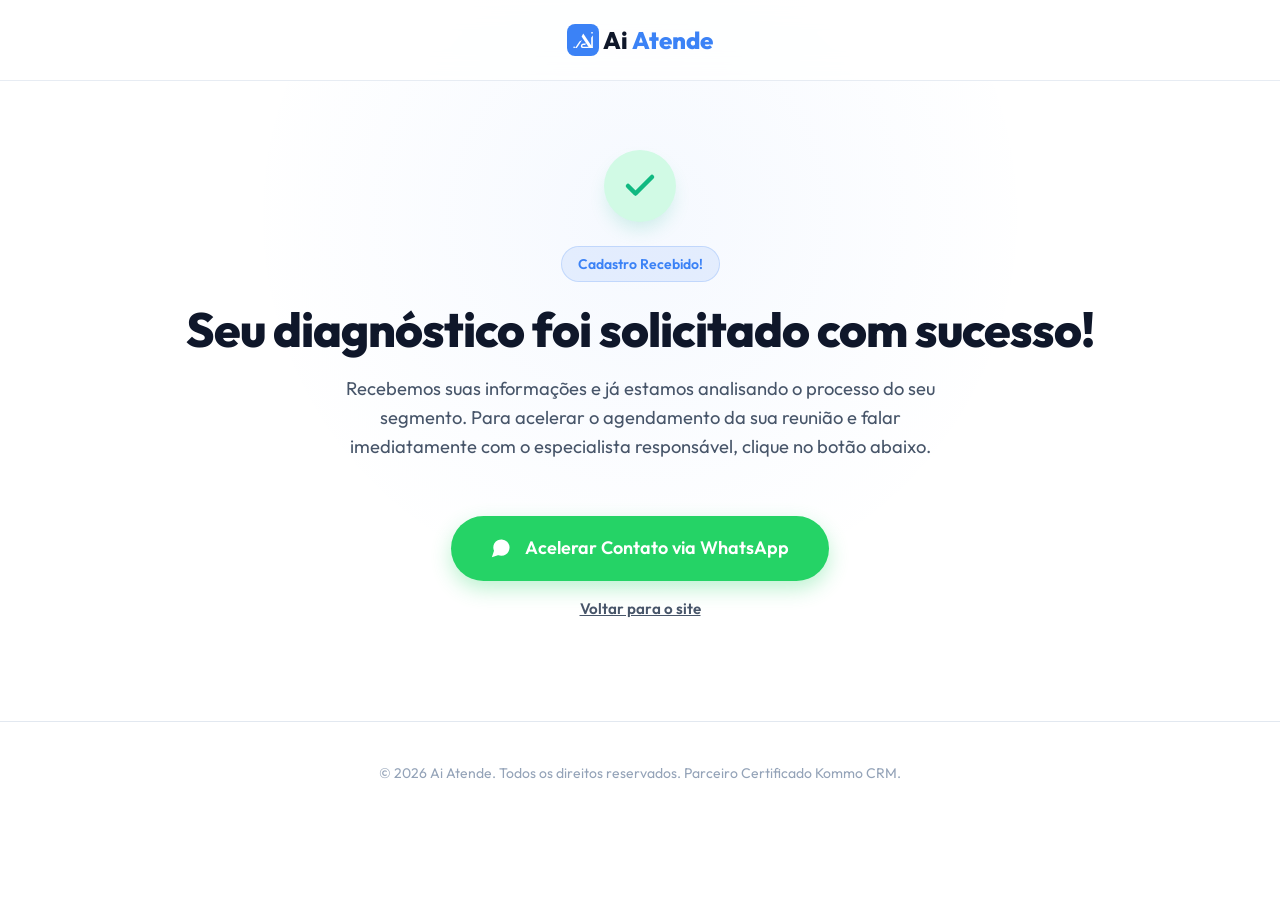
<file: obrigado.html>
<!DOCTYPE html>
<html lang="pt-BR">
<head>
  <!-- Google Tag Manager -->
  <script>(function(w,d,s,l,i){w[l]=w[l]||[];w[l].push({'gtm.start':
  new Date().getTime(),event:'gtm.js'});var f=d.getElementsByTagName(s)[0],
  j=d.createElement(s),dl=l!='dataLayer'?'&l='+l:'';j.async=true;j.src=
  'https://www.googletagmanager.com/gtm.js?id='+i+dl;f.parentNode.insertBefore(j,f);
  })(window,document,'script','dataLayer','GTM-K5DL9L5M');</script>
  <!-- End Google Tag Manager -->
  <meta charset="UTF-8">
  <meta name="viewport" content="width=device-width, initial-scale=1.0">
  <meta name="description" content="Ai Atende - Obrigado por solicitar seu diagnóstico comercial.">
  <title>Obrigado! | Ai Atende</title>
  
  <!-- SEO Favicon -->
  <link rel="icon" type="image/svg+xml" href="data:image/svg+xml,%3Csvg xmlns='http://www.w3.org/2000/svg' viewBox='0 0 100 100'%3E%3Crect x='8' y='72' width='6' height='6' rx='1.5' fill='%233B82F6'/%3E%3Cpath d='M 15 78 L 22 78 L 44 45 L 33 51 Z' fill='%233B82F6'/%3E%3Cpath d='M 42 30 L 49 18 L 89 78 L 74 78 Z' fill='%233B82F6'/%3E%3Cpath d='M 82 35 L 89 25 L 89 78 L 82 78 Z' fill='%233B82F6'/%3E%3Cpath d='M 74 78 L 46 78 C 42 78 39 75 39 71 C 39 64 43 59 50 59 L 61 59 L 57 65 L 50 65 C 47 65 45 67 45 70 C 45 72 46 73 48 73 L 71 73 Z' fill='%233B82F6'/%3E%3Crect x='82' y='11' width='7' height='7' rx='2' fill='%233B82F6'/%3E%3C/svg%3E">
  
  <!-- CSS Link -->
  <link rel="stylesheet" href="css/style.css">
  
  <!-- Preconnect to Google Fonts -->
  <link rel="preconnect" href="https://fonts.googleapis.com">
  <link rel="preconnect" href="https://fonts.gstatic.com" crossorigin>
  
  <style>
    /* Specific overrides for the thank-you page structure */
    .thankyou-wrapper {
      padding-top: 150px;
      padding-bottom: 100px;
      min-height: 80vh;
      display: flex;
      flex-direction: column;
      justify-content: center;
      align-items: center;
      text-align: center;
      background-image: radial-gradient(circle at 50% 30%, rgba(59, 130, 246, 0.05) 0%, transparent 50%);
    }

    .thankyou-icon {
      width: 72px;
      height: 72px;
      background-color: #D1FAE5;
      color: #10B981;
      border-radius: 50%;
      display: flex;
      align-items: center;
      justify-content: center;
      margin-bottom: 24px;
      box-shadow: 0 10px 20px -5px rgba(16, 185, 129, 0.2);
    }

    .thankyou-icon svg {
      width: 36px;
      height: 36px;
    }

    .btn-whatsapp-direct {
      background-color: #25D366;
      color: white;
      box-shadow: 0 8px 20px rgba(37, 211, 102, 0.3);
      margin-top: 24px;
      margin-bottom: 16px;
    }

    .btn-whatsapp-direct:hover {
      background-color: #128C7E;
      box-shadow: 0 10px 25px rgba(37, 211, 102, 0.45);
      transform: translateY(-2px);
    }

    .thankyou-sub {
      color: var(--text-light-muted);
      font-size: 1.15rem;
      max-width: 600px;
      margin-bottom: 30px;
    }
  </style>
</head>
<body>
  <!-- Google Tag Manager (noscript) -->
  <noscript><iframe src="https://www.googletagmanager.com/ns.html?id=GTM-K5DL9L5M"
  height="0" width="0" style="display:none;visibility:hidden"></iframe></noscript>
  <!-- End Google Tag Manager (noscript) -->

  <!-- HEADER (Distraction Free - No Menu Links) -->
  <header class="header">
    <div class="container header-container" style="justify-content: center;">
      <a href="index.html" class="logo-link" aria-label="Ai Atende Home">
        <div class="logo-text">
          <svg width="32" height="32" viewBox="0 0 32 32" fill="none" xmlns="http://www.w3.org/2000/svg" aria-hidden="true">
            <rect width="32" height="32" rx="8" fill="#3B82F6"/>
            <g transform="translate(4.5, 5.3) scale(0.24)">
              <rect x="8" y="72" width="6" height="6" rx="1.5" fill="white"/>
              <path d="M 15 78 L 22 78 L 44 45 L 33 51 Z" fill="white"/>
              <path d="M 42 30 L 49 18 L 89 78 L 74 78 Z" fill="white"/>
              <path d="M 82 35 L 89 25 L 89 78 L 82 78 Z" fill="white"/>
              <path d="M 74 78 L 46 78 C 42 78 39 75 39 71 C 39 64 43 59 50 59 L 61 59 L 57 65 L 50 65 C 47 65 45 67 45 70 C 45 72 46 73 48 73 L 71 73 Z" fill="white"/>
              <rect x="82" y="11" width="7" height="7" rx="2" fill="white"/>
            </g>
          </svg>
          Ai<span>Atende</span>
        </div>
      </a>
    </div>
  </header>

  <!-- THANK YOU MAIN CONTENT -->
  <main class="thankyou-wrapper container">
    <div class="thankyou-icon">
      <svg width="24" height="24" viewBox="0 0 24 24" fill="none" stroke="currentColor" stroke-width="3" stroke-linecap="round" stroke-linejoin="round">
        <polyline points="20 6 9 17 4 12"></polyline>
      </svg>
    </div>
    
    <div class="badge">Cadastro Recebido!</div>
    
    <h1 class="hero-title" style="margin-bottom: 16px; font-size: 3rem;">
      Seu diagnóstico foi solicitado com sucesso!
    </h1>
    
    <p class="thankyou-sub">
      Recebemos suas informações e já estamos analisando o processo do seu segmento. Para acelerar o agendamento da sua reunião e falar imediatamente com o especialista responsável, clique no botão abaixo.
    </p>
    
    <a href="https://wa.me/558193830343?text=Ol%C3%A1%2C%20acabei%20de%20solicitar%20meu%20diagn%C3%B3stico%20de%20WhatsApp%20CRM%20na%20p%C3%A1gina%20e%20gostaria%20de%20agendar%20minha%20reuni%C3%A3o." class="btn btn-large btn-whatsapp-direct btn-whatsapp-track" target="_blank" rel="noopener noreferrer">
      <svg width="20" height="20" viewBox="0 0 24 24" fill="none" stroke="currentColor" stroke-width="2.5" style="margin-right: 4px;">
        <path d="M21 11.5a8.38 8.38 0 0 1-.9 3.8 8.5 8.5 0 0 1-7.6 4.7 8.38 8.38 0 0 1-3.8-.9L3 21l1.9-5.7a8.38 8.38 0 0 1-.9-3.8 8.5 8.5 0 0 1 4.7-7.6 8.38 8.38 0 0 1 3.8-.9h.5a8.48 8.48 0 0 1 8 8v.5z" fill="currentColor"/>
      </svg>
      Acelerar Contato via WhatsApp
    </a>
    
    <a href="index.html" class="nav-link" style="font-weight: 600; text-decoration: underline;">Voltar para o site</a>
  </main>

  <!-- FOOTER -->
  <footer class="footer" style="padding: 40px 0;">
    <div class="container text-center">
      <div class="footer-copy">&copy; 2026 Ai Atende. Todos os direitos reservados. Parceiro Certificado Kommo CRM.</div>
    </div>
  </footer>

</body>
</html>
</file>
<file: css/style.css>
/*
  Ai Atende - Design System & Custom Stylesheet
  Inspired by BotConversa Structure & Conversion Elements
  Color Palette: Primary Blue #3B82F6
*/

@import url('https://fonts.googleapis.com/css2?family=Outfit:wght@300;400;500;600;700;800&display=swap');

/* Variables */
:root {
  --primary: #3B82F6;
  --primary-hover: #2563EB;
  --primary-rgb: 59, 130, 246;
  --primary-light: rgba(59, 130, 246, 0.1);
  --primary-light-hover: rgba(59, 130, 246, 0.15);
  
  /* Light theme variables */
  --bg-light: #FFFFFF;
  --bg-light-alt: #F9FAFB;
  --bg-light-card: #FFFFFF;
  --text-light-main: #0F172A;
  --text-light-muted: #475569;
  --border-light: #E2E8F0;

  /* Dark theme variables */
  --bg-dark: #0B0F19;
  --bg-dark-alt: #0D1527;
  --bg-dark-card: #16223F;
  --bg-dark-card-hover: #1D2E54;
  --text-dark-main: #F8FAFC;
  --text-dark-muted: #94A3B8;
  --border-dark: #1E293B;

  /* Other layout styles */
  --font-family: 'Outfit', sans-serif;
  --shadow-sm: 0 1px 2px 0 rgba(0, 0, 0, 0.05);
  --shadow-md: 0 4px 6px -1px rgba(0, 0, 0, 0.1), 0 2px 4px -2px rgba(0, 0, 0, 0.1);
  --shadow-lg: 0 10px 15px -3px rgba(0, 0, 0, 0.1), 0 4px 6px -4px rgba(0, 0, 0, 0.1);
  --shadow-xl: 0 20px 25px -5px rgba(0, 0, 0, 0.1), 0 8px 10px -6px rgba(0, 0, 0, 0.1);
  --shadow-glow: 0 0 25px 2px rgba(59, 130, 246, 0.25);
  
  --radius-sm: 8px;
  --radius-md: 12px;
  --radius-lg: 20px;
  --radius-xl: 30px;
  
  --transition: all 0.3s cubic-bezier(0.4, 0, 0.2, 1);
}

/* Reset and Base Styles */
*, *::before, *::after {
  box-sizing: border-box;
  margin: 0;
  padding: 0;
}

html {
  scroll-behavior: smooth;
  font-size: 16px;
  -webkit-font-smoothing: antialiased;
  -moz-osx-font-smoothing: grayscale;
}

body {
  font-family: var(--font-family);
  background-color: var(--bg-light);
  color: var(--text-light-main);
  line-height: 1.6;
  overflow-x: hidden;
}

/* Scrollbar Customization */
::-webkit-scrollbar {
  width: 8px;
}
::-webkit-scrollbar-track {
  background: var(--bg-light-alt);
}
::-webkit-scrollbar-thumb {
  background: #CBD5E1;
  border-radius: 4px;
}
::-webkit-scrollbar-thumb:hover {
  background: #94A3B8;
}

/* Utilities */
.container {
  width: 100%;
  max-width: 1200px;
  margin: 0 auto;
  padding: 0 24px;
}

.text-center { text-align: center; }
.text-primary { color: var(--primary); }

.badge {
  display: inline-flex;
  align-items: center;
  gap: 8px;
  padding: 6px 16px;
  background-color: var(--primary-light);
  color: var(--primary);
  border-radius: 100px;
  font-weight: 600;
  font-size: 0.875rem;
  border: 1px solid rgba(59, 130, 246, 0.2);
  margin-bottom: 20px;
}

.btn {
  display: inline-flex;
  align-items: center;
  justify-content: center;
  gap: 10px;
  font-family: var(--font-family);
  font-size: 1rem;
  font-weight: 600;
  padding: 14px 28px;
  border-radius: 100px;
  cursor: pointer;
  transition: var(--transition);
  text-decoration: none;
  border: none;
  outline: none;
}

.btn-primary {
  background-color: var(--primary);
  color: white;
  box-shadow: 0 4px 14px rgba(59, 130, 246, 0.4);
}

.btn-primary:hover {
  background-color: var(--primary-hover);
  box-shadow: 0 6px 20px rgba(59, 130, 246, 0.5);
  transform: translateY(-2px);
}

.btn-secondary {
  background-color: var(--primary-light);
  color: var(--primary);
  border: 1px solid rgba(59, 130, 246, 0.25);
}

.btn-secondary:hover {
  background-color: var(--primary-light-hover);
  transform: translateY(-2px);
}

.btn-large {
  padding: 18px 40px;
  font-size: 1.125rem;
  box-shadow: 0 10px 25px rgba(59, 130, 246, 0.35);
}

.section {
  padding: 100px 0;
  position: relative;
}

.section-dark {
  background-color: var(--bg-dark);
  color: var(--text-dark-main);
  border-bottom: 1px solid var(--border-dark);
}

/* SECTION 1 — HEADER (Sticky) */
.header {
  position: fixed;
  top: 0;
  left: 0;
  width: 100%;
  z-index: 1000;
  transition: var(--transition);
  background-color: rgba(255, 255, 255, 0.8);
  backdrop-filter: blur(12px);
  -webkit-backdrop-filter: blur(12px);
  border-bottom: 1px solid rgba(226, 232, 240, 0.8);
}

.header.scrolled {
  background-color: rgba(255, 255, 255, 0.95);
  box-shadow: var(--shadow-md);
  border-bottom: 1px solid var(--border-light);
}

.header-container {
  display: flex;
  align-items: center;
  justify-content: space-between;
  height: 80px;
}

.logo-link {
  display: flex;
  align-items: center;
  gap: 8px;
  text-decoration: none;
}

.logo-text {
  font-size: 1.5rem;
  font-weight: 800;
  color: var(--text-light-main);
  display: flex;
  align-items: center;
  gap: 4px;
}

.logo-text span {
  color: var(--primary);
}

.nav-menu {
  display: flex;
  align-items: center;
  gap: 32px;
  list-style: none;
}

.nav-link {
  color: var(--text-light-muted);
  text-decoration: none;
  font-weight: 500;
  font-size: 0.95rem;
  transition: var(--transition);
}

.nav-link:hover {
  color: var(--primary);
}

.header .btn {
  padding: 10px 22px;
  font-size: 0.9rem;
}

.menu-toggle {
  display: none;
  background: none;
  border: none;
  font-size: 1.75rem;
  cursor: pointer;
  color: var(--text-light-main);
}

/* SECTION 2 — HERO COM FORMULÁRIO (SPLIT) */
.hero {
  background-color: var(--bg-light-alt);
  background-image: 
    radial-gradient(circle at 50% 10%, rgba(59, 130, 246, 0.08) 0%, transparent 40%),
    linear-gradient(rgba(241, 245, 249, 0.5) 1px, transparent 1px),
    linear-gradient(90deg, rgba(241, 245, 249, 0.5) 1px, transparent 1px);
  background-size: 100% 100%, 40px 40px, 40px 40px;
  padding-top: 160px;
  padding-bottom: 60px;
  text-align: left;
}

.hero-container-split {
  display: grid;
  grid-template-columns: 1.25fr 0.75fr;
  gap: 60px;
  align-items: center;
}

.hero-content {
  display: flex;
  flex-direction: column;
  align-items: flex-start;
}

.hero-title {
  font-size: 3.25rem;
  line-height: 1.15;
  font-weight: 800;
  color: var(--text-light-main);
  margin-bottom: 24px;
  letter-spacing: -1px;
  opacity: 0;
  transform: translateY(20px);
  animation: fadeInUp 0.8s cubic-bezier(0.16, 1, 0.3, 1) forwards;
}

.hero-subtitle {
  font-size: 1.2rem;
  color: var(--text-light-muted);
  margin-bottom: 32px;
  font-weight: 400;
  opacity: 0;
  transform: translateY(20px);
  animation: fadeInUp 0.8s cubic-bezier(0.16, 1, 0.3, 1) 0.2s forwards;
}

.hero-benefits {
  display: flex;
  flex-direction: column;
  gap: 12px;
  list-style: none;
  padding: 0;
  color: var(--text-light-muted);
  font-weight: 500;
  font-size: 1rem;
  opacity: 0;
  transform: translateY(20px);
  animation: fadeInUp 0.8s cubic-bezier(0.16, 1, 0.3, 1) 0.4s forwards;
  margin-bottom: 20px;
}

.hero-benefits li {
  display: flex;
  align-items: center;
  gap: 10px;
}

.hero-benefits li svg {
  color: var(--primary);
  flex-shrink: 0;
  width: 18px;
  height: 18px;
}

/* Card de Formulário no Hero */
.hero-form-wrapper {
  opacity: 0;
  transform: translateY(20px);
  animation: fadeInUp 0.8s cubic-bezier(0.16, 1, 0.3, 1) 0.5s forwards;
  z-index: 5;
}

.lead-form-card {
  background-color: #0F172A; /* Contrast Card Escuro */
  color: #F8FAFC;
  padding: 30px;
  border-radius: var(--radius-lg);
  border: 1px solid rgba(255, 255, 255, 0.05);
  box-shadow: 0 20px 40px rgba(15, 23, 42, 0.15);
}

.lead-form-card h3 {
  font-family: var(--font-heading);
  font-size: 1.35rem;
  font-weight: 700;
  margin-bottom: 8px;
  color: white;
}

.lead-form-card p {
  font-size: 0.85rem;
  color: #94A3B8;
  margin-bottom: 20px;
  line-height: 1.4;
}

.lead-form-card .form-group {
  margin-bottom: 16px;
  display: flex;
  flex-direction: column;
  gap: 6px;
  text-align: left;
}

.lead-form-card label {
  font-size: 0.7rem;
  font-weight: 600;
  text-transform: uppercase;
  letter-spacing: 0.5px;
  color: #94A3B8;
}

.lead-form-card .form-control {
  width: 100%;
  padding: 12px;
  border-radius: var(--radius-sm);
  background-color: #1E293B;
  border: 1px solid #334155;
  color: white;
  font-size: 0.9rem;
  font-family: var(--font-sans);
  outline: none;
  transition: var(--transition);
}

.lead-form-card .form-control:focus {
  border-color: var(--primary);
  box-shadow: 0 0 0 2px rgba(59, 130, 246, 0.25);
}

.lead-form-card select.form-control option {
  background-color: #1E293B;
  color: white;
}

.lead-form-card .btn-form {
  width: 100%;
  margin-top: 10px;
  padding: 14px;
  font-size: 0.95rem;
  font-weight: 700;
}

.lead-form-card .form-disclaimer {
  font-size: 0.7rem;
  color: #64748B;
  margin-top: 12px;
  margin-bottom: 0;
  text-align: center;
}

@keyframes fadeInUp {
  from {
    opacity: 0;
    transform: translateY(20px);
  }
  to {
    opacity: 1;
    transform: translateY(0);
  }
}

/* SECTION 3 — MOCKUP DO PRODUTO */
.mockup-section {
  background-color: var(--bg-light-alt);
  padding: 40px 0 100px 0;
}

.mockup-wrapper {
  max-width: 1000px;
  margin: 0 auto;
  background-color: white;
  border-radius: var(--radius-lg);
  padding: 8px;
  box-shadow: 0 30px 60px -15px rgba(0, 0, 0, 0.15), 0 0 0 1px rgba(226, 232, 240, 0.8);
  position: relative;
  overflow: hidden;
  transition: transform 0.5s ease, box-shadow 0.5s ease;
  animation: floatMockup 6s ease-in-out infinite;
}

.mockup-wrapper:hover {
  transform: translateY(-8px) scale(1.015);
  box-shadow: 0 40px 80px -15px rgba(59, 130, 246, 0.25), 0 0 0 1px rgba(59, 130, 246, 0.4);
  animation-play-state: paused;
}

@keyframes floatMockup {
  0% { transform: translateY(0px); }
  50% { transform: translateY(-12px); }
  100% { transform: translateY(0px); }
}

.mockup-header-bar {
  height: 24px;
  background-color: #F1F5F9;
  border-radius: var(--radius-md) var(--radius-md) 0 0;
  display: flex;
  align-items: center;
  padding: 0 16px;
  gap: 6px;
}

.mockup-dot {
  width: 8px;
  height: 8px;
  border-radius: 50%;
  background-color: #CBD5E1;
}

.mockup-dot.red { background-color: #EF4444; }
.mockup-dot.yellow { background-color: #F59E0B; }
.mockup-dot.green { background-color: #10B981; }

.mockup-content {
  width: 100%;
  aspect-ratio: 16/9.5;
  background-color: #F8FAFC;
  border-radius: 0 0 var(--radius-md) var(--radius-md);
  display: block;
}

/* SECTION 4 — FAIXA DE LOGOS */
.logos-section {
  background-color: var(--bg-light);
  padding: 60px 0 80px 0;
  border-bottom: 1px solid var(--border-light);
  position: relative;
}

.logos-title {
  font-size: 1.1rem;
  text-transform: uppercase;
  letter-spacing: 1.5px;
  color: var(--text-light-muted);
  margin-bottom: 40px;
  font-weight: 600;
}

.logos-slider-container {
  width: 100%;
  overflow: hidden;
  position: relative;
  padding: 10px 0;
}

/* Add mask fade overlays on sides of the logos container */
.logos-slider-container::before,
.logos-slider-container::after {
  content: "";
  position: absolute;
  top: 0;
  width: 150px;
  height: 100%;
  z-index: 2;
  pointer-events: none;
}
.logos-slider-container::before {
  left: 0;
  background: linear-gradient(to right, var(--bg-light), transparent);
}
.logos-slider-container::after {
  right: 0;
  background: linear-gradient(to left, var(--bg-light), transparent);
}

.logos-track {
  display: flex;
  gap: 60px;
  width: max-content;
  animation: scrollLogos 25s linear infinite;
  align-items: center;
}

.logos-track:hover {
  animation-play-state: paused;
}

.logo-item {
  display: flex;
  align-items: center;
  gap: 10px;
  color: #94A3B8;
  font-size: 1.25rem;
  font-weight: 700;
  filter: grayscale(100%);
  opacity: 0.6;
  transition: transform 0.3s cubic-bezier(0.4, 0, 0.2, 1), filter 0.3s ease, opacity 0.3s ease, color 0.3s ease;
  cursor: default;
}

.logo-item:hover {
  filter: grayscale(0%) drop-shadow(0 4px 8px rgba(59, 130, 246, 0.2));
  opacity: 1;
  color: var(--text-light-main);
  transform: translateY(-4px) scale(1.08);
}

.logo-icon {
  color: var(--primary);
  transition: transform 0.3s ease;
}

.logo-item:hover .logo-icon {
  transform: rotate(5deg) scale(1.1);
}

@keyframes scrollLogos {
  0% { transform: translateX(0); }
  100% { transform: translateX(-50%); }
}

/* Transition divider from light to dark section */
.wave-transition {
  position: absolute;
  bottom: 0;
  left: 0;
  width: 100%;
  overflow: hidden;
  line-height: 0;
  transform: rotate(180deg);
}

.wave-transition svg {
  position: relative;
  display: block;
  width: calc(100% + 1.3px);
  height: 60px;
}

.wave-transition .shape-fill {
  fill: var(--bg-dark);
}

.wave-transition .shape-fill-back {
  fill: var(--primary);
  opacity: 0.25;
  animation: driftBack 10s ease-in-out infinite alternate;
  transform-origin: center bottom;
}

.wave-transition .wave-glow-line {
  stroke: url(#wave-glow-grad);
  stroke-width: 2px;
  stroke-linecap: round;
  fill: none;
  animation: pulseGlow 4s ease-in-out infinite;
}

.wave-transition .wave-laser-line {
  stroke: #3b82f6;
  stroke-width: 3px;
  stroke-linecap: round;
  fill: none;
  stroke-dasharray: 150 900;
  animation: laserRun 6s linear infinite;
  filter: drop-shadow(0 0 5px #3b82f6) drop-shadow(0 0 10px #60a5fa);
}

@keyframes driftBack {
  0% { transform: translate(0, 3px) scale(1, 0.95); }
  100% { transform: translate(-10px, 6px) scale(1.03, 0.93); }
}

@keyframes pulseGlow {
  0%, 100% {
    opacity: 0.5;
    filter: drop-shadow(0 0 2px rgba(59, 130, 246, 0.4));
  }
  50% {
    opacity: 0.9;
    filter: drop-shadow(0 0 5px rgba(59, 130, 246, 0.7));
  }
}

@keyframes laserRun {
  0% {
    stroke-dashoffset: 1050;
  }
  100% {
    stroke-dashoffset: 0;
  }
}

/* SECTION 5 — DEPOIMENTOS */
.testimonials-section {
  padding-top: 120px;
  padding-bottom: 120px;
}

.section-title {
  font-size: 2.75rem;
  font-weight: 800;
  line-height: 1.2;
  letter-spacing: -0.5px;
  margin-bottom: 16px;
}

.section-subtitle {
  font-size: 1.15rem;
  color: var(--text-dark-muted);
  max-width: 600px;
  margin: 0 auto 60px auto;
  font-weight: 400;
}

.section-light .section-subtitle {
  color: var(--text-light-muted);
}

.testimonials-grid {
  display: grid;
  grid-template-columns: repeat(3, 1fr);
  gap: 30px;
}

.testimonial-card {
  background-color: var(--bg-dark-card);
  border: 1px solid var(--border-dark);
  border-radius: var(--radius-lg);
  padding: 36px;
  display: flex;
  flex-direction: column;
  justify-content: space-between;
  transition: var(--transition);
  position: relative;
}

.testimonial-card:hover {
  transform: translateY(-5px);
  background-color: var(--bg-dark-card-hover);
  box-shadow: 0 15px 30px rgba(0,0,0,0.3);
  border-color: rgba(59, 130, 246, 0.3);
}

.testimonial-card.featured {
  background: linear-gradient(135deg, var(--bg-dark-card) 0%, rgba(59, 130, 246, 0.15) 100%);
  border-color: rgba(59, 130, 246, 0.4);
}

.stars {
  display: flex;
  gap: 4px;
  color: #F59E0B;
  margin-bottom: 24px;
}

.testimonial-text {
  font-size: 1.05rem;
  line-height: 1.7;
  color: var(--text-dark-main);
  margin-bottom: 30px;
  font-style: italic;
}

.testimonial-user {
  display: flex;
  align-items: center;
  gap: 16px;
  border-top: 1px solid var(--border-dark);
  padding-top: 20px;
  margin-top: auto;
}

.user-avatar {
  width: 50px;
  height: 50px;
  border-radius: 50%;
  object-fit: cover;
  border: 2px solid var(--primary);
}

.user-info h4 {
  font-size: 1rem;
  font-weight: 700;
  color: var(--text-dark-main);
}

.user-info p {
  font-size: 0.85rem;
  color: var(--text-dark-muted);
}

.company-logo {
  margin-left: auto;
  font-size: 0.85rem;
  font-weight: 700;
  color: var(--primary);
  opacity: 0.8;
}

/* SECTION 6 — RECURSOS COM SCREENSHOT */
.features-section {
  background-color: var(--bg-light);
}

.features-split {
  display: grid;
  grid-template-columns: 1fr 1.2fr;
  gap: 60px;
  align-items: center;
}

.features-list {
  display: flex;
  flex-direction: column;
  gap: 20px;
}

.feature-tab-btn {
  background-color: var(--bg-light-alt);
  border: 1px solid var(--border-light);
  border-radius: var(--radius-md);
  padding: 24px;
  text-align: left;
  cursor: pointer;
  transition: var(--transition);
  outline: none;
  display: flex;
  flex-direction: column;
  gap: 8px;
}

.feature-tab-btn h3 {
  font-size: 1.2rem;
  font-weight: 700;
  color: var(--text-light-main);
  display: flex;
  align-items: center;
  gap: 12px;
}

.feature-tab-btn h3 span {
  display: flex;
  align-items: center;
  justify-content: center;
  width: 28px;
  height: 28px;
  background-color: white;
  border-radius: 50%;
  font-size: 0.85rem;
  color: var(--text-light-muted);
  border: 1px solid var(--border-light);
  transition: var(--transition);
}

.feature-tab-btn p {
  color: var(--text-light-muted);
  font-size: 0.95rem;
  line-height: 1.5;
  display: none;
}

.feature-tab-btn.active {
  background-color: white;
  border-color: var(--primary);
  box-shadow: var(--shadow-lg);
}

.feature-tab-btn.active h3 {
  color: var(--primary);
}

.feature-tab-btn.active h3 span {
  background-color: var(--primary);
  color: white;
  border-color: var(--primary);
}

.feature-tab-btn.active p {
  display: block;
}

.feature-mockups-panel {
  background-color: var(--bg-light-alt);
  border-radius: var(--radius-lg);
  padding: 30px;
  box-shadow: inset 0 2px 4px 0 rgba(0, 0, 0, 0.05);
  border: 1px solid var(--border-light);
  aspect-ratio: 4/3;
  display: flex;
  align-items: center;
  justify-content: center;
  position: relative;
  overflow: hidden;
}

.features-desc-block {
  margin-top: 30px;
  padding: 20px;
  border-left: 3px solid var(--primary);
  background-color: var(--bg-light-alt);
  border-radius: 0 var(--radius-md) var(--radius-md) 0;
}

.features-desc-block strong {
  display: block;
  margin-bottom: 6px;
  color: var(--text-light-main);
  font-size: 1.05rem;
}

.features-desc-block p {
  color: var(--text-light-muted);
  font-size: 0.95rem;
}

.feature-pane {
  display: none;
  width: 100%;
  height: 100%;
  animation: fadeIn 0.4s ease forwards;
}

.feature-pane.active {
  display: flex;
  align-items: center;
  justify-content: center;
}

@keyframes fadeIn {
  from { opacity: 0; transform: scale(0.98); }
  to { opacity: 1; transform: scale(1); }
}

/* SECTION 7 — TUDO QUE VOCÊ PRECISA */
.need-section {
  background-color: var(--bg-light-alt);
}

.need-grid {
  display: grid;
  grid-template-columns: repeat(3, 1fr);
  gap: 30px;
  margin-top: 60px;
}

.need-card {
  background-color: white;
  border: 1px solid var(--border-light);
  border-radius: var(--radius-lg);
  padding: 40px;
  display: flex;
  flex-direction: column;
  transition: var(--transition);
}

.need-card:hover {
  transform: translateY(-6px);
  box-shadow: var(--shadow-xl);
}

.need-card.featured {
  background: linear-gradient(185deg, var(--bg-light-card) 0%, rgba(59, 130, 246, 0.05) 100%);
  border-color: var(--primary);
  box-shadow: var(--shadow-lg);
}

.need-icon-wrapper {
  width: 56px;
  height: 56px;
  background-color: var(--primary-light);
  color: var(--primary);
  border-radius: var(--radius-md);
  display: flex;
  align-items: center;
  justify-content: center;
  margin-bottom: 28px;
}

.need-card.featured .need-icon-wrapper {
  background-color: var(--primary);
  color: white;
}

.need-card h3 {
  font-size: 1.35rem;
  font-weight: 700;
  margin-bottom: 12px;
  color: var(--text-light-main);
}

.need-card p {
  color: var(--text-light-muted);
  font-size: 1rem;
  line-height: 1.6;
  margin-bottom: 24px;
}

.need-illustration {
  margin-top: auto;
  border-radius: var(--radius-md);
  overflow: hidden;
  border: 1px solid var(--border-light);
  box-shadow: var(--shadow-sm);
  background-color: #F8FAFC;
}

/* SECTION 8 — FEATURE DESTAQUE (CRM Kanban Showcase) */
.highlight-section {
  background-color: var(--bg-light);
  overflow: hidden;
}

.highlight-container {
  display: grid;
  grid-template-columns: 1fr;
  gap: 50px;
  text-align: center;
}

.highlight-mockup {
  max-width: 900px;
  margin: 40px auto 50px auto;
  background-color: white;
  border-radius: var(--radius-lg);
  padding: 8px;
  box-shadow: var(--shadow-xl), 0 0 0 1px var(--border-light);
}

.highlight-features {
  display: grid;
  grid-template-columns: repeat(4, 1fr);
  gap: 24px;
  max-width: 1000px;
  margin: 0 auto 50px auto;
}

.highlight-feat-item {
  display: flex;
  flex-direction: column;
  align-items: center;
  gap: 12px;
}

.highlight-feat-icon {
  width: 48px;
  height: 48px;
  border-radius: 50%;
  background-color: var(--primary-light);
  color: var(--primary);
  display: flex;
  align-items: center;
  justify-content: center;
}

.highlight-feat-item p {
  font-size: 0.95rem;
  font-weight: 600;
  color: var(--text-light-main);
}

/* SECTION 9 — INTEGRAÇÕES */
.integrations-section {
  background-color: var(--bg-dark);
  color: var(--text-dark-main);
}

.integrations-grid {
  display: grid;
  grid-template-columns: repeat(4, 1fr);
  gap: 24px;
  margin-top: 50px;
}

.integration-category {
  background-color: var(--bg-dark-card);
  border: 1px solid var(--border-dark);
  border-radius: var(--radius-lg);
  padding: 30px;
  transition: var(--transition);
}

.integration-category:hover {
  border-color: rgba(59, 130, 246, 0.4);
  transform: translateY(-4px);
}

.integration-category.featured {
  border-color: var(--primary);
  background: linear-gradient(135deg, var(--bg-dark-card) 0%, rgba(59, 130, 246, 0.08) 100%);
}

.category-title {
  font-size: 1.1rem;
  font-weight: 700;
  margin-bottom: 20px;
  color: var(--text-dark-main);
  border-bottom: 1px solid var(--border-dark);
  padding-bottom: 12px;
  display: flex;
  justify-content: space-between;
  align-items: center;
}

.category-badge {
  font-size: 0.75rem;
  padding: 3px 8px;
  background-color: rgba(255, 255, 255, 0.05);
  border-radius: 4px;
  color: var(--text-dark-muted);
}

.integration-category.featured .category-badge {
  background-color: var(--primary);
  color: white;
}

.tool-list {
  display: flex;
  flex-direction: column;
  gap: 14px;
}

.tool-item {
  display: flex;
  align-items: center;
  gap: 12px;
}

.tool-logo-wrapper {
  width: 36px;
  height: 36px;
  border-radius: 8px;
  background-color: rgba(255, 255, 255, 0.03);
  border: 1px solid var(--border-dark);
  display: flex;
  align-items: center;
  justify-content: center;
  color: var(--text-dark-main);
  font-weight: bold;
}

.tool-name {
  font-size: 0.95rem;
  color: var(--text-dark-muted);
  font-weight: 500;
}

.tool-item.highlight-tool .tool-name {
  color: var(--text-dark-main);
  font-weight: 600;
}

.tool-item.highlight-tool .tool-logo-wrapper {
  background-color: var(--primary);
  border-color: var(--primary);
  color: white;
}

/* Integrations Logos Band */
.integrations-band {
  margin-top: 60px;
  border-top: 1px solid var(--border-dark);
  padding-top: 40px;
  display: flex;
  justify-content: center;
  flex-wrap: wrap;
  gap: 40px;
  opacity: 0.5;
}

.integrations-band svg {
  height: 28px;
  fill: currentColor;
  color: var(--text-dark-muted);
}

/* SECTION 10 — COMPARATIVO SEM vs COM */
.compare-section {
  background-color: var(--bg-light-alt);
}

.compare-grid {
  display: grid;
  grid-template-columns: repeat(2, 1fr);
  gap: 40px;
  max-width: 960px;
  margin: 60px auto 0 auto;
}

.compare-card {
  background-color: white;
  border-radius: var(--radius-lg);
  padding: 48px;
  box-shadow: var(--shadow-lg);
  border: 1px solid var(--border-light);
}

.compare-card.negative {
  border-top: 4px solid #EF4444;
}

.compare-card.positive {
  border-top: 4px solid var(--primary);
  background: linear-gradient(180deg, #FFFFFF 0%, rgba(59, 130, 246, 0.02) 100%);
  box-shadow: var(--shadow-xl), var(--shadow-glow);
}

.compare-card h3 {
  font-size: 1.6rem;
  font-weight: 800;
  margin-bottom: 30px;
  display: flex;
  align-items: center;
  gap: 12px;
}

.compare-card.negative h3 { color: #EF4444; }
.compare-card.positive h3 { color: var(--primary); }

.compare-list {
  display: flex;
  flex-direction: column;
  gap: 20px;
  list-style: none;
}

.compare-list li {
  display: flex;
  align-items: flex-start;
  gap: 12px;
  font-size: 1.05rem;
  font-weight: 500;
}

.compare-card.negative .compare-list li {
  color: var(--text-light-muted);
}

.compare-card.positive .compare-list li {
  color: var(--text-light-main);
}

.compare-list li svg {
  margin-top: 3px;
  flex-shrink: 0;
}

.compare-card.negative svg { color: #EF4444; }
.compare-card.positive svg { color: var(--primary); }

/* SECTION 11 — PLANOS (Substituído por Fale com Especialista) */
.consultative-section {
  background-color: var(--bg-light);
  position: relative;
}

.consultative-card {
  max-width: 860px;
  margin: 50px auto 0 auto;
  background-color: var(--bg-dark);
  color: var(--text-dark-main);
  border-radius: var(--radius-lg);
  padding: 60px;
  text-align: center;
  position: relative;
  overflow: hidden;
  box-shadow: var(--shadow-xl), 0 10px 50px rgba(59, 130, 246, 0.2);
  border: 1px solid rgba(59, 130, 246, 0.25);
  background-image: radial-gradient(circle at 90% 10%, rgba(59, 130, 246, 0.15) 0%, transparent 40%);
}

.consultative-card .badge {
  background-color: rgba(59, 130, 246, 0.2);
  color: #60A5FA;
  border-color: rgba(96, 165, 250, 0.3);
  margin-bottom: 24px;
}

.consultative-card h3 {
  font-size: 2.25rem;
  font-weight: 800;
  margin-bottom: 16px;
  letter-spacing: -0.5px;
}

.consultative-card p {
  color: var(--text-dark-muted);
  font-size: 1.1rem;
  max-width: 600px;
  margin: 0 auto 40px auto;
}

.deliverables-checklist {
  display: grid;
  grid-template-columns: repeat(3, 1fr);
  gap: 20px;
  max-width: 700px;
  margin: 0 auto 40px auto;
  text-align: left;
  border-top: 1px solid var(--border-dark);
  border-bottom: 1px solid var(--border-dark);
  padding: 30px 0;
}

.deliverable-item {
  display: flex;
  align-items: center;
  gap: 10px;
  font-size: 0.95rem;
  color: var(--text-dark-main);
  font-weight: 600;
}

.deliverable-item svg {
  color: var(--primary);
  flex-shrink: 0;
}

.guarantee-block {
  margin-top: 40px;
  display: flex;
  align-items: center;
  justify-content: center;
  gap: 16px;
  color: var(--text-dark-muted);
  font-size: 0.9rem;
  font-weight: 500;
}

.guarantee-block svg {
  color: var(--primary);
  width: 24px;
  height: 24px;
}

/* SECTION 12 — FAQ */
.faq-section {
  background-color: var(--bg-light-alt);
}

.faq-accordion {
  max-width: 800px;
  margin: 50px auto 0 auto;
  display: flex;
  flex-direction: column;
  gap: 16px;
}

.faq-item {
  background-color: white;
  border: 1px solid var(--border-light);
  border-radius: var(--radius-md);
  overflow: hidden;
  transition: var(--transition);
}

.faq-item:hover {
  border-color: #CBD5E1;
  box-shadow: var(--shadow-sm);
}

.faq-trigger {
  width: 100%;
  padding: 24px;
  background: none;
  border: none;
  text-align: left;
  font-family: var(--font-family);
  font-size: 1.1rem;
  font-weight: 700;
  color: var(--text-light-main);
  cursor: pointer;
  display: flex;
  justify-content: space-between;
  align-items: center;
  outline: none;
}

.faq-icon {
  width: 20px;
  height: 20px;
  color: var(--text-light-muted);
  transition: transform 0.3s ease;
  flex-shrink: 0;
}

.faq-content {
  max-height: 0;
  overflow: hidden;
  transition: max-height 0.3s ease-out, padding 0.3s ease-out;
  padding: 0 24px;
  color: var(--text-light-muted);
  font-size: 1rem;
  line-height: 1.6;
}

.faq-item.active {
  border-color: var(--primary);
}

.faq-item.active .faq-trigger {
  color: var(--primary);
}

.faq-item.active .faq-icon {
  transform: rotate(180deg);
  color: var(--primary);
}

.faq-item.active .faq-content {
  padding-bottom: 24px;
  max-height: 250px; /* high enough for standard text */
}

/* SECTION 12 — FOOTER */
.footer {
  background-color: var(--bg-light);
  border-top: 1px solid var(--border-light);
  padding: 80px 0 40px 0;
}

.footer-top {
  display: grid;
  grid-template-columns: 1.5fr 1fr 1fr;
  gap: 60px;
  margin-bottom: 60px;
}

.footer-info {
  display: flex;
  flex-direction: column;
  gap: 20px;
}

.footer-desc {
  color: var(--text-light-muted);
  font-size: 0.95rem;
  max-width: 320px;
}

.footer-cnpj {
  font-size: 0.85rem;
  color: #94A3B8;
  font-weight: 500;
}

.footer-column h4 {
  font-size: 1rem;
  font-weight: 700;
  color: var(--text-light-main);
  margin-bottom: 24px;
}

.footer-links {
  list-style: none;
  display: flex;
  flex-direction: column;
  gap: 14px;
}

.footer-links a {
  color: var(--text-light-muted);
  text-decoration: none;
  font-size: 0.95rem;
  transition: var(--transition);
  font-weight: 500;
}

.footer-links a:hover {
  color: var(--primary);
}

.footer-bottom {
  border-top: 1px solid var(--border-light);
  padding-top: 40px;
  display: flex;
  justify-content: space-between;
  align-items: center;
  flex-wrap: wrap;
  gap: 20px;
}

.footer-copy {
  color: #94A3B8;
  font-size: 0.875rem;
}

.social-links {
  display: flex;
  gap: 16px;
}

.social-link {
  width: 40px;
  height: 40px;
  border-radius: 50%;
  background-color: var(--bg-light-alt);
  color: var(--text-light-muted);
  display: flex;
  align-items: center;
  justify-content: center;
  transition: var(--transition);
  text-decoration: none;
  border: 1px solid var(--border-light);
}

.social-link:hover {
  background-color: var(--primary);
  color: white;
  border-color: var(--primary);
  transform: translateY(-3px);
}

/* MODAL FORMULÁRIO */
.modal {
  position: fixed;
  top: 0;
  left: 0;
  width: 100%;
  height: 100%;
  z-index: 2000;
  display: flex;
  align-items: center;
  justify-content: center;
  opacity: 0;
  pointer-events: none;
  transition: opacity 0.3s ease;
}

.modal.active {
  opacity: 1;
  pointer-events: auto;
}

.modal-overlay {
  position: absolute;
  top: 0;
  left: 0;
  width: 100%;
  height: 100%;
  background-color: rgba(15, 23, 42, 0.7);
  backdrop-filter: blur(8px);
}

.modal-container {
  background-color: white;
  width: 100%;
  max-width: 520px;
  border-radius: var(--radius-lg);
  box-shadow: 0 25px 50px -12px rgba(0, 0, 0, 0.25);
  position: relative;
  z-index: 1;
  overflow: hidden;
  transform: scale(0.9);
  transition: transform 0.3s cubic-bezier(0.34, 1.56, 0.64, 1);
}

.modal.active .modal-container {
  transform: scale(1);
}

.modal-close {
  position: absolute;
  top: 20px;
  right: 20px;
  background: var(--bg-light-alt);
  border: none;
  width: 36px;
  height: 36px;
  border-radius: 50%;
  cursor: pointer;
  display: flex;
  align-items: center;
  justify-content: center;
  color: var(--text-light-muted);
  transition: var(--transition);
  z-index: 10;
}

.modal-close:hover {
  background-color: #E2E8F0;
  color: var(--text-light-main);
}

.modal-body {
  padding: 44px;
}

.modal-header {
  text-align: center;
  margin-bottom: 30px;
}

.modal-header h3 {
  font-size: 1.75rem;
  font-weight: 800;
  color: var(--text-light-main);
  margin-bottom: 8px;
}

.modal-header p {
  color: var(--text-light-muted);
  font-size: 0.95rem;
}

.form-group {
  margin-bottom: 20px;
  display: flex;
  flex-direction: column;
  gap: 8px;
}

.form-group label {
  font-size: 0.9rem;
  font-weight: 600;
  color: var(--text-light-main);
}

.form-control {
  font-family: var(--font-family);
  font-size: 1rem;
  padding: 12px 16px;
  border: 1.5px solid var(--border-light);
  border-radius: var(--radius-sm);
  outline: none;
  transition: var(--transition);
  width: 100%;
}

.form-control:focus {
  border-color: var(--primary);
  box-shadow: 0 0 0 3px rgba(59, 130, 246, 0.15);
}

select.form-control {
  appearance: none;
  background-image: url("data:image/svg+xml,%3Csvg xmlns='http://www.w3.org/2000/svg' fill='none' viewBox='0 0 24 24' stroke='%23475569' stroke-width='2'%3E%3Cpath stroke-linecap='round' stroke-linejoin='round' d='M19 9l-7 7-7-7'/%3E%3C/svg%3E");
  background-repeat: no-repeat;
  background-position: right 16px center;
  background-size: 18px;
  padding-right: 40px;
}

.btn-form {
  width: 100%;
  margin-top: 10px;
}

.form-disclaimer {
  text-align: center;
  font-size: 0.75rem;
  color: var(--text-light-muted);
  margin-top: 16px;
}

/* WHATSAPP WIDGET */
.whatsapp-widget {
  position: fixed;
  bottom: 30px;
  right: 30px;
  width: 60px;
  height: 60px;
  border-radius: 50%;
  background-color: #25D366;
  color: white;
  display: flex;
  align-items: center;
  justify-content: center;
  box-shadow: 0 8px 24px rgba(37, 211, 102, 0.4);
  z-index: 999;
  transition: var(--transition);
  text-decoration: none;
}

.whatsapp-widget:hover {
  transform: scale(1.1) rotate(10deg);
  box-shadow: 0 12px 30px rgba(37, 211, 102, 0.6);
}

.whatsapp-widget svg {
  width: 32px;
  height: 32px;
}

/* RESPONSIVE STYLES */
@media (max-width: 1024px) {
  .hero-container-split {
    grid-template-columns: 1.1fr 0.9fr;
    gap: 30px;
  }
  .hero-title {
    font-size: 2.5rem;
  }
  .testimonials-grid {
    grid-template-columns: repeat(2, 1fr);
  }
  .features-split {
    grid-template-columns: 1fr;
    gap: 40px;
  }
  .feature-mockups-panel {
    aspect-ratio: 16/10;
  }
  .need-grid {
    grid-template-columns: 1fr 1fr;
  }
  .integrations-grid {
    grid-template-columns: repeat(2, 1fr);
  }
  .compare-grid {
    grid-template-columns: 1fr;
    max-width: 600px;
  }
  .deliverables-checklist {
    grid-template-columns: 1fr 1fr;
  }
}

@media (max-width: 768px) {
  .hero {
    text-align: center;
    padding-top: 130px;
    padding-bottom: 40px;
  }
  .hero-container-split {
    grid-template-columns: 1fr;
    gap: 40px;
  }
  .hero-content {
    align-items: center;
  }
  .section {
    padding: 70px 0;
  }
  .header-container {
    height: 70px;
  }
  .nav-menu {
    position: fixed;
    top: 70px;
    left: 0;
    width: 100%;
    background-color: white;
    flex-direction: column;
    padding: 30px 24px;
    gap: 20px;
    border-bottom: 1px solid var(--border-light);
    box-shadow: var(--shadow-lg);
    transform: translateY(-120%);
    opacity: 0;
    pointer-events: none;
    transition: var(--transition);
  }
  .nav-menu.active {
    transform: translateY(0);
    opacity: 1;
    pointer-events: auto;
  }
  .menu-toggle {
    display: block;
  }
  .header .btn {
    display: none; /* Hide header btn on small mobile to save space, or show menu toggle */
  }
  .hero-title {
    font-size: 2.25rem;
  }
  .hero-subtitle {
    font-size: 1.1rem;
  }
  .hero-benefits {
    flex-direction: column;
    align-items: center;
    gap: 12px;
  }
  .testimonials-grid {
    grid-template-columns: 1fr;
  }
  .need-grid {
    grid-template-columns: 1fr;
  }
  .highlight-features {
    grid-template-columns: 1fr 1fr;
  }
  .integrations-grid {
    grid-template-columns: 1fr;
  }
  .deliverables-checklist {
    grid-template-columns: 1fr;
    padding: 20px 0;
  }
  .consultative-card {
    padding: 40px 20px;
  }
  .consultative-card h3 {
    font-size: 1.75rem;
  }
  .footer-top {
    grid-template-columns: 1fr;
    gap: 40px;
  }
  .modal-body {
    padding: 30px 20px;
  }
  .whatsapp-widget {
    bottom: 20px;
    right: 20px;
    width: 50px;
    height: 50px;
  }
  .whatsapp-widget svg {
    width: 26px;
    height: 26px;
  }
}
</file>
